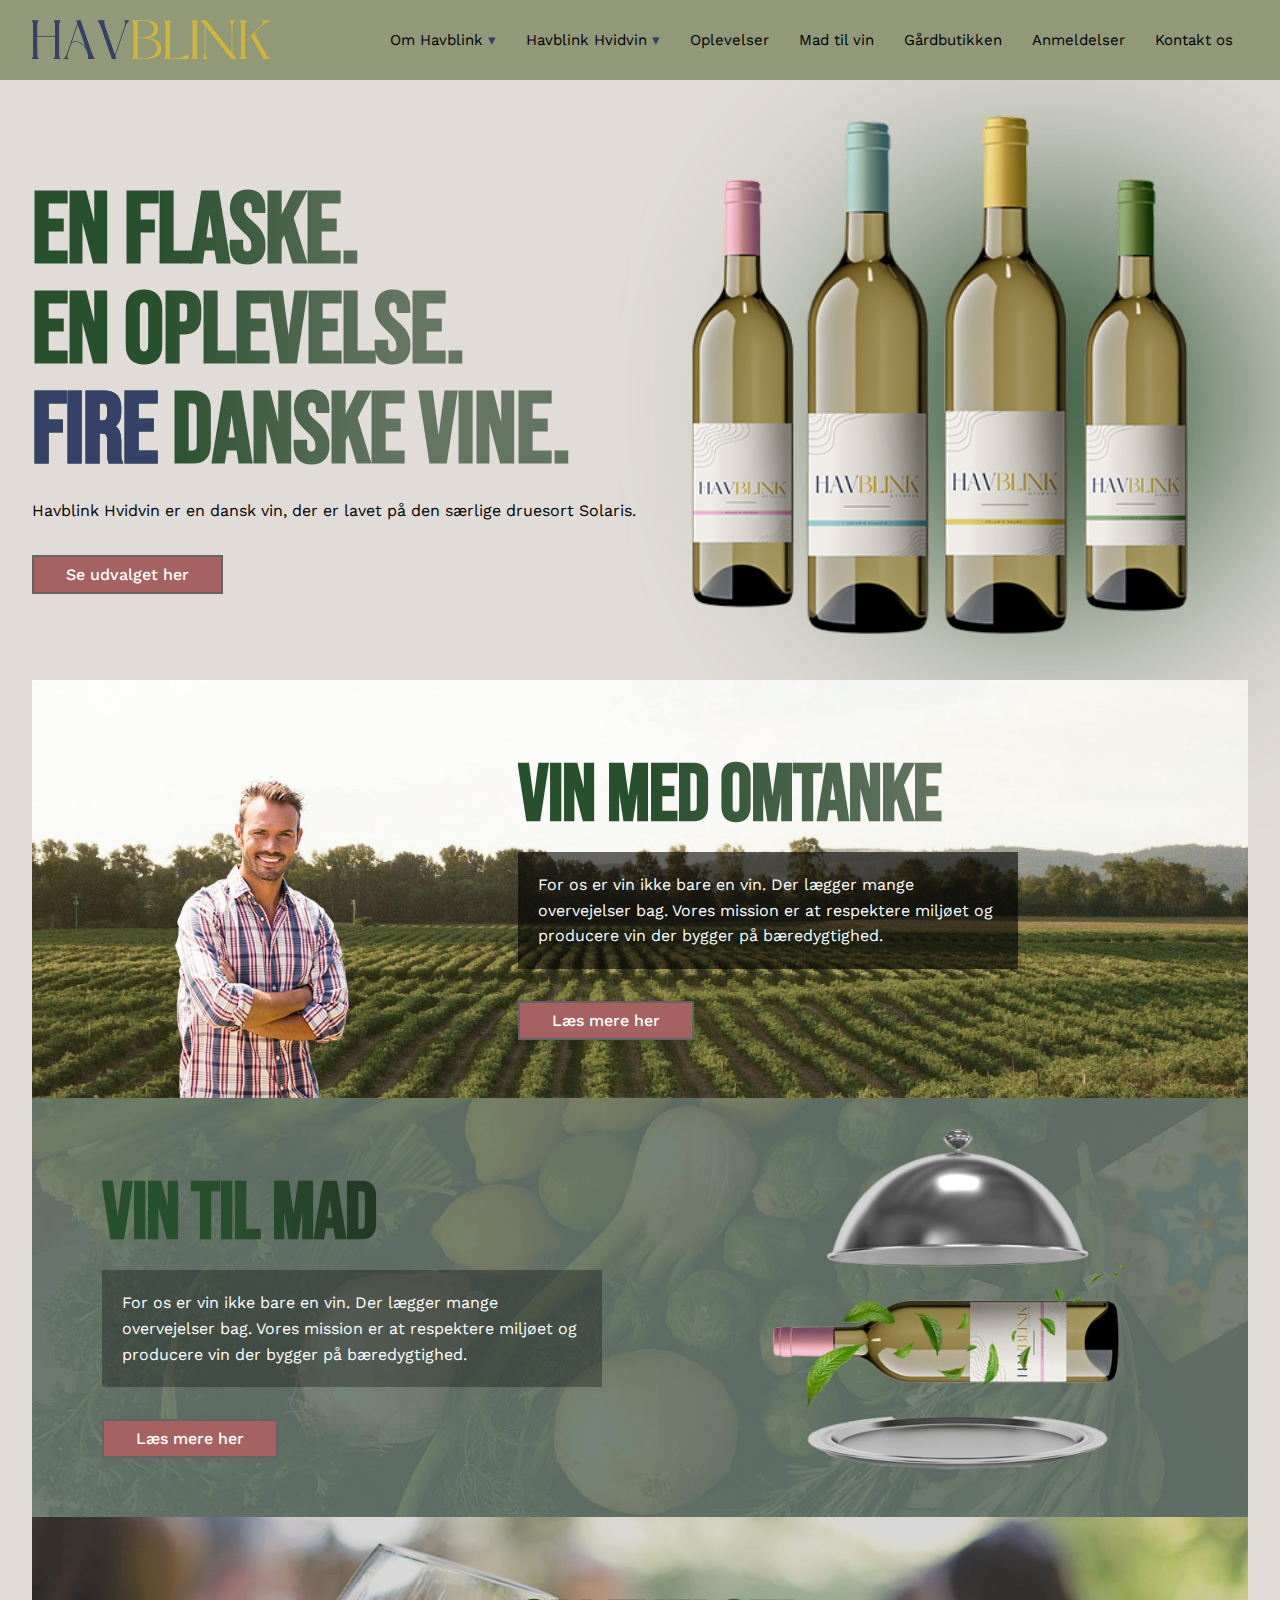
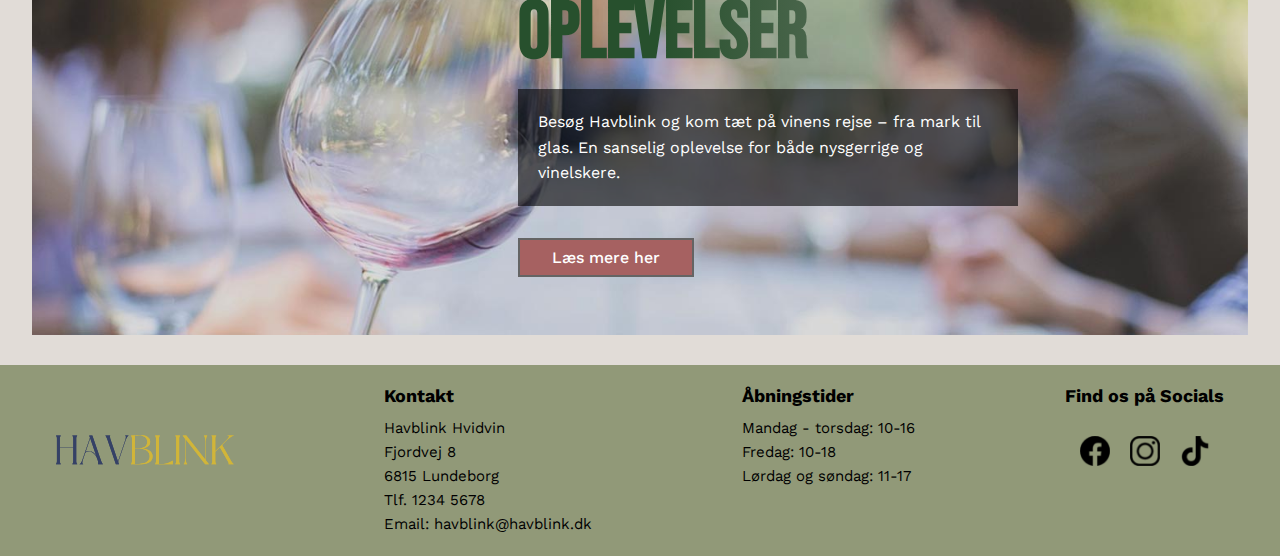
<file: index.html>
<!DOCTYPE html>
<html lang="da">
<head>
    <meta charset="UTF-8">
    <meta name="viewport" content="width=device-width, initial-scale=1.0">
    <title>Havblink Hvidvin</title>

    <link rel="preconnect" href="https://fonts.googleapis.com">
    <link rel="preconnect" href="https://fonts.gstatic.com" crossorigin>
    <link href="https://fonts.googleapis.com/css2?family=Playfair+Display:ital,wght@0,400..900;1,400..900&display=swap" rel="stylesheet">
    <link href="https://fonts.googleapis.com/css2?family=Playfair+Display:ital,wght@0,400..900;1,400..900&family=Work+Sans:ital,wght@0,100..900;1,100..900&display=swap" rel="stylesheet">
    <link href="https://fonts.googleapis.com/css2?family=Bebas+Neue&family=Playfair+Display:ital,wght@0,400..900;1,400..900&family=Work+Sans:ital,wght@0,100..900;1,100..900&display=swap" rel="stylesheet">

    <link
      rel="stylesheet"
      href="https://cdnjs.cloudflare.com/ajax/libs/font-awesome/6.0.0-beta2/css/all.min.css"
      integrity="sha512-YWzhKL2whUzgiheMoBFwW8CKV4qpHQAEuvilg9FAn5VJUDwKZZxkJNuGM4XkWuk94WCrrwslk8yWNGmY1EduTA=="
      crossorigin="anonymous"
      referrerpolicy="no-referrer"
    >

    <link rel="stylesheet" href="navigation.css">
    <link rel="stylesheet" href="forside.css">
</head>
<body>

<header>
    <nav>
        <img src="images/logo_havblink.svg" alt="" class="logo">

        <input type="checkbox" id="toggle-nav">
        <label for="toggle-nav">
        <i id="toggle-nav-btn-open" class="fas fa-bars"></i>
        <i id="toggle-nav-btn-close" class="fas fa-times"></i>
        </label>

        <ul id="nav-links">
            <li>
                <a href="#">Om Havblink <span class="dropdown-icon">&#9662;</span></a>
                <ul class="dropdown">
                    <li><a href="havblinkhistorie.html">Vores historie</a></li>
                    <li><a href="baeredygtighed_klima.html">Bæredygtighed og klima</a></li>
                    <li><a href="#">Os i pressen</a></li>
                </ul>
            </li>

            <li>
                <a href="#">Havblink Hvidvin <span class="dropdown-icon">&#9662;</span></a>
                <ul class="dropdown">
                    <li><a href="oversigtvine.html">Vores vine</a></li>
                    <li><a href="#">Bliv klog på vin</a></li>
                    <li><a href="#">Druen Solaris</a></li>
                </ul>
            </li>

            <li><a href="oplevelser.html">Oplevelser</a></li>
            <li><a href="madtilvin.html">Mad til vin</a></li>
            <li><a href="#">Gårdbutikken</a></li>
            <li><a href="#">Anmeldelser</a></li>
            <li><a href="#">Kontakt os</a></li>
        </ul>
    </nav>
</header>

<main>

    <!--Hero section-->

  <div class="container">
    <section class="hero">
    <div class="left">
        <h1>En flaske. <br>
        En oplevelse. <br>
        <span>fire</span> danske vine.
        </h1>
        <p class="sub-heading">
        Havblink Hvidvin er en dansk vin, der er lavet på den særlige druesort Solaris.
        </p>

        <div class="buttons">
            <a href="oversigtvine.html" class="btn">Se udvalget her</a>
        </div>
    </div>

        <div class="right">
            <img src="images/vine2.png" alt="">
        </div>

        <div class="bg-color"></div>
    </section>  

  </div>

  

  <!--Vises kun på mobil-->

  <section class="image-section_mobil">
  <img src="images/herobillede_mobil.jpg" alt="Beskrivelse af billede">
  <div class="overlay-text1">
    <h1>Dansk vin i verdensklasse</h1>

    <img src="images/vine2.png" alt="">

    <div class="buttons_ny">
            <a href="oversigtvine.html" class="btn">Se udvalget her</a>
    </div>

  </div>
</section>

<!--Section slut-->

<!--Sections under hero-->

<div class="container1 sektion2">
    <section class="hero1">
    <div class="right1">
        <h1>Vin med omtanke
        </h1>
        <p class="sub-heading1">
        For os er vin ikke bare en vin. Der lægger mange overvejelser bag. Vores mission er at respektere miljøet og producere vin der bygger på bæredygtighed.   
        </p>

        <div class="buttons">
            <a href="baeredygtighed_klima.html" class="btn">Læs mere her</a>
        </div>
    </div>

    <img src="images/baeredygtighed_4.jpg" alt="">
    </section>  

  </div>   
  
<!--Vises kun på mobil-->

  <section class="image-section_mobil2">
  <img src="images/2_mobil.jpg" alt="Beskrivelse af billede">
  <div class="overlay-text2">
    <h1>Bæredygtighed og klima</h1>

    <div class="buttons_ny">
            <a href="baeredygtighed_klima.html" class="btn">Læs om vores rejse</a>
    </div>

  </div>
    </section>

<!--Section slut-->

<div class="container1 sektion2">
    <section class="hero1">
    <div class="right2">
        <h1>Vin til mad
        </h1>
        <p class="sub-heading1">
        For os er vin ikke bare en vin. Der lægger mange overvejelser bag. Vores mission er at respektere miljøet og producere vin der bygger på bæredygtighed.   
        </p>

        <div class="buttons">
            <a href="vintilmad.html" class="btn">Læs mere her</a>
        </div>
    </div>

    <img src="images/vintilmad_4.jpg" alt="">
    </section>  

  </div>   
  
  <!--Vises kun på mobil-->

  <section class="image-section_mobil2">
  <img src="images/3_mobil.jpg" alt="Beskrivelse af billede">
  <div class="overlay-text2">
    <h1>Vin til mad</h1>

    <div class="buttons_ny">
            <a href="vintilmad.html" class="btn">Find opskrifter her</a>
    </div>

  </div>
    </section>

<!--Section slut-->

<div class="container1 sektion2">
    <section class="hero1">
    <div class="right1">
        <h1>Oplevelser
        </h1>
        <p class="sub-heading1">
        Besøg Havblink og kom tæt på vinens rejse – fra mark til glas.  En sanselig oplevelse for både nysgerrige og vinelskere.
        </p>

        <div class="buttons">
            <a href="oplevelser.html" class="btn">Læs mere her</a>
        </div>
    </div>

    <img src="images/oplevelser_forside.jpg" alt="">
    </section>  

  </div> 

    <!--Vises kun på mobil-->

  <section class="image-section_mobil2">
  <img src="images/4_mobil.jpg" alt="Beskrivelse af billede">
  <div class="overlay-text2">
    <h1>Oplevelser</h1>

    <div class="buttons_ny">
            <a href="oplevelser.html" class="btn">Find dem her</a>
    </div>

  </div>
    </section>

    <!--Section slut-->

</main>

<!-- Footer -->
    <footer class="footer">
      <div class="footer-kolonner">
        <div class="footer-logo">
          <img src="images/logo_havblink.svg" alt="logo">
        </div>

        <div class="footer-kolonne">
          <h3>Kontakt</h3>
          <p>Havblink Hvidvin<br>Fjordvej 8<br>6815 Lundeborg</p>
          <p>Tlf. 1234 5678<br>Email: havblink@havblink.dk
          </p>
        </div>

        <div class="footer-kolonne">
          <h3>Åbningstider</h3>
          <p>Mandag - torsdag: 10-16<br>Fredag: 10-18<br>Lørdag og søndag: 11-17
          </p>
        </div>

        <div class="footer-kolonne">
          <h3>Find os på Socials</h3>
          <div class="social-icons">
              <img src="images/facebooklogo.png" alt="facebook">
              <img src="images/instagramlogo.png" alt="instagram">
              <img src="images/tiktoklogo.png" alt="tiktok">
            </div>
        </div>
      </div>
</footer>
    
</body>
</html>
</file>
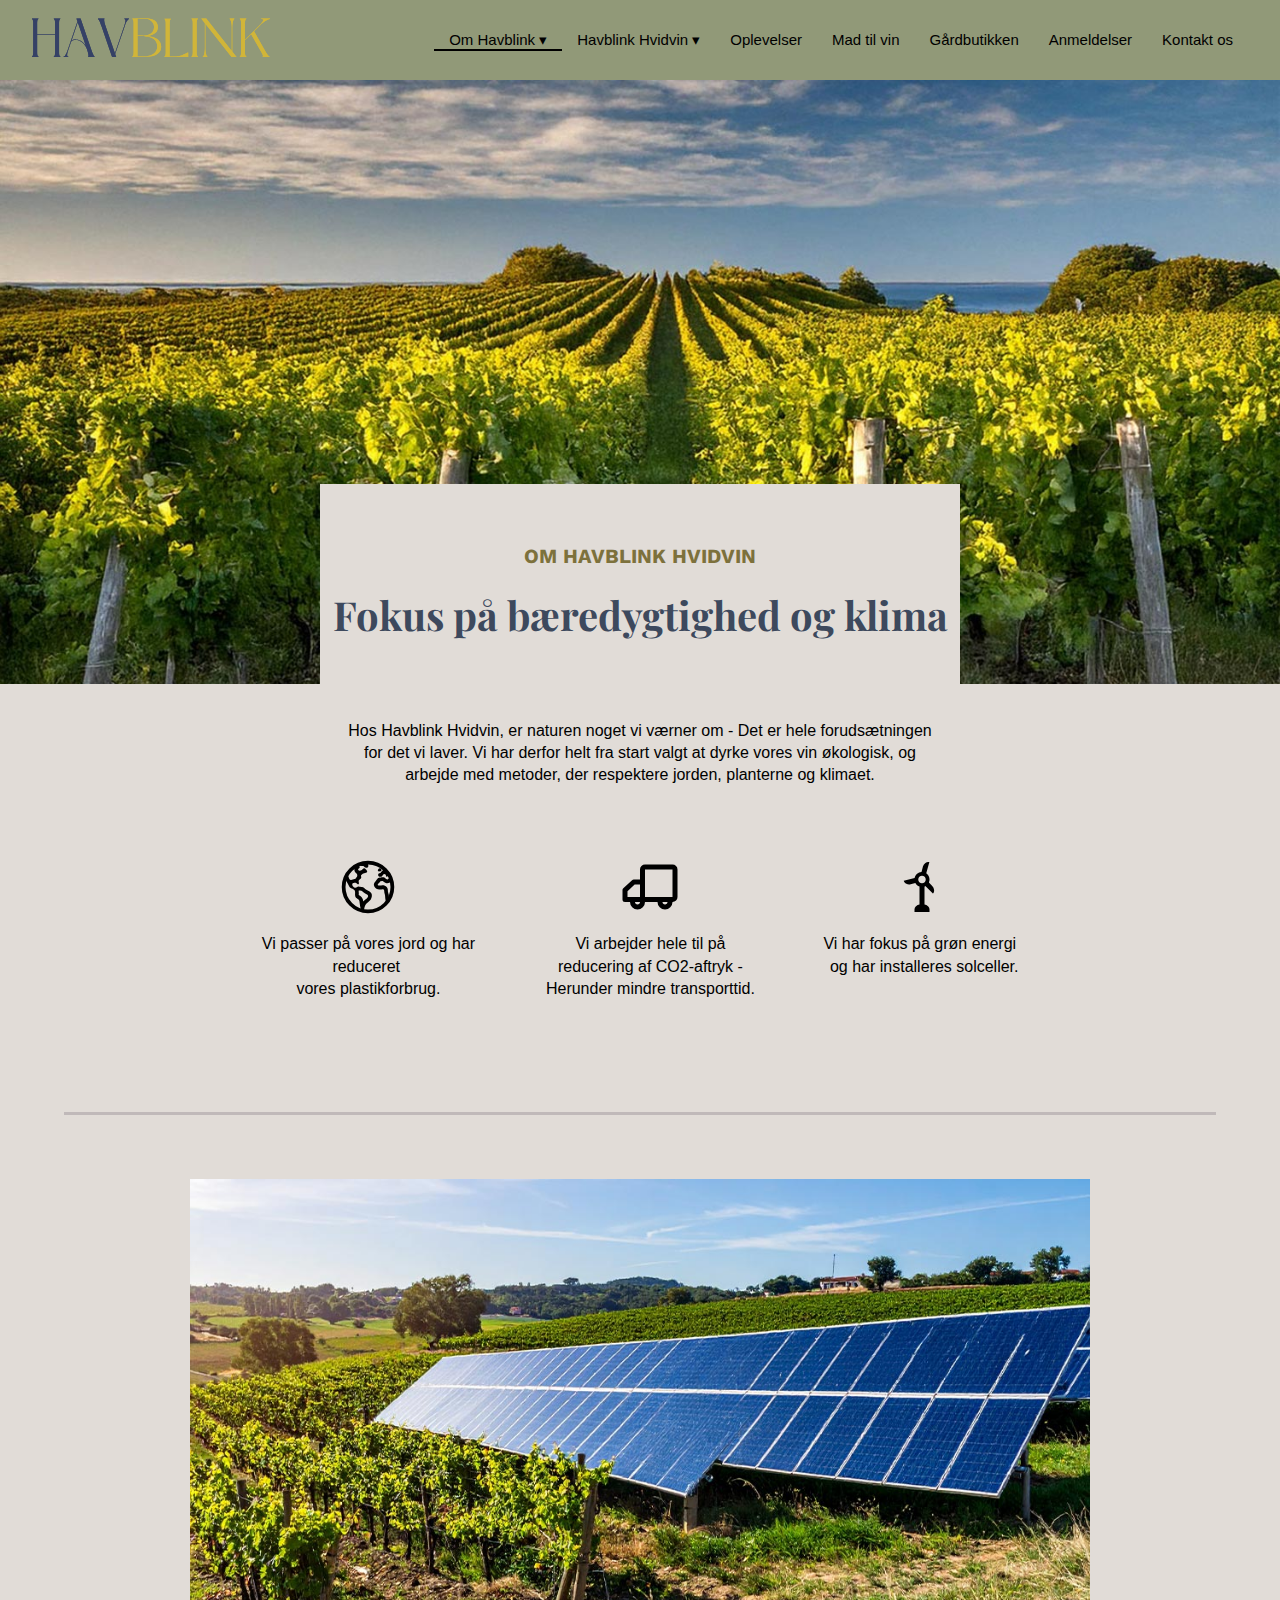
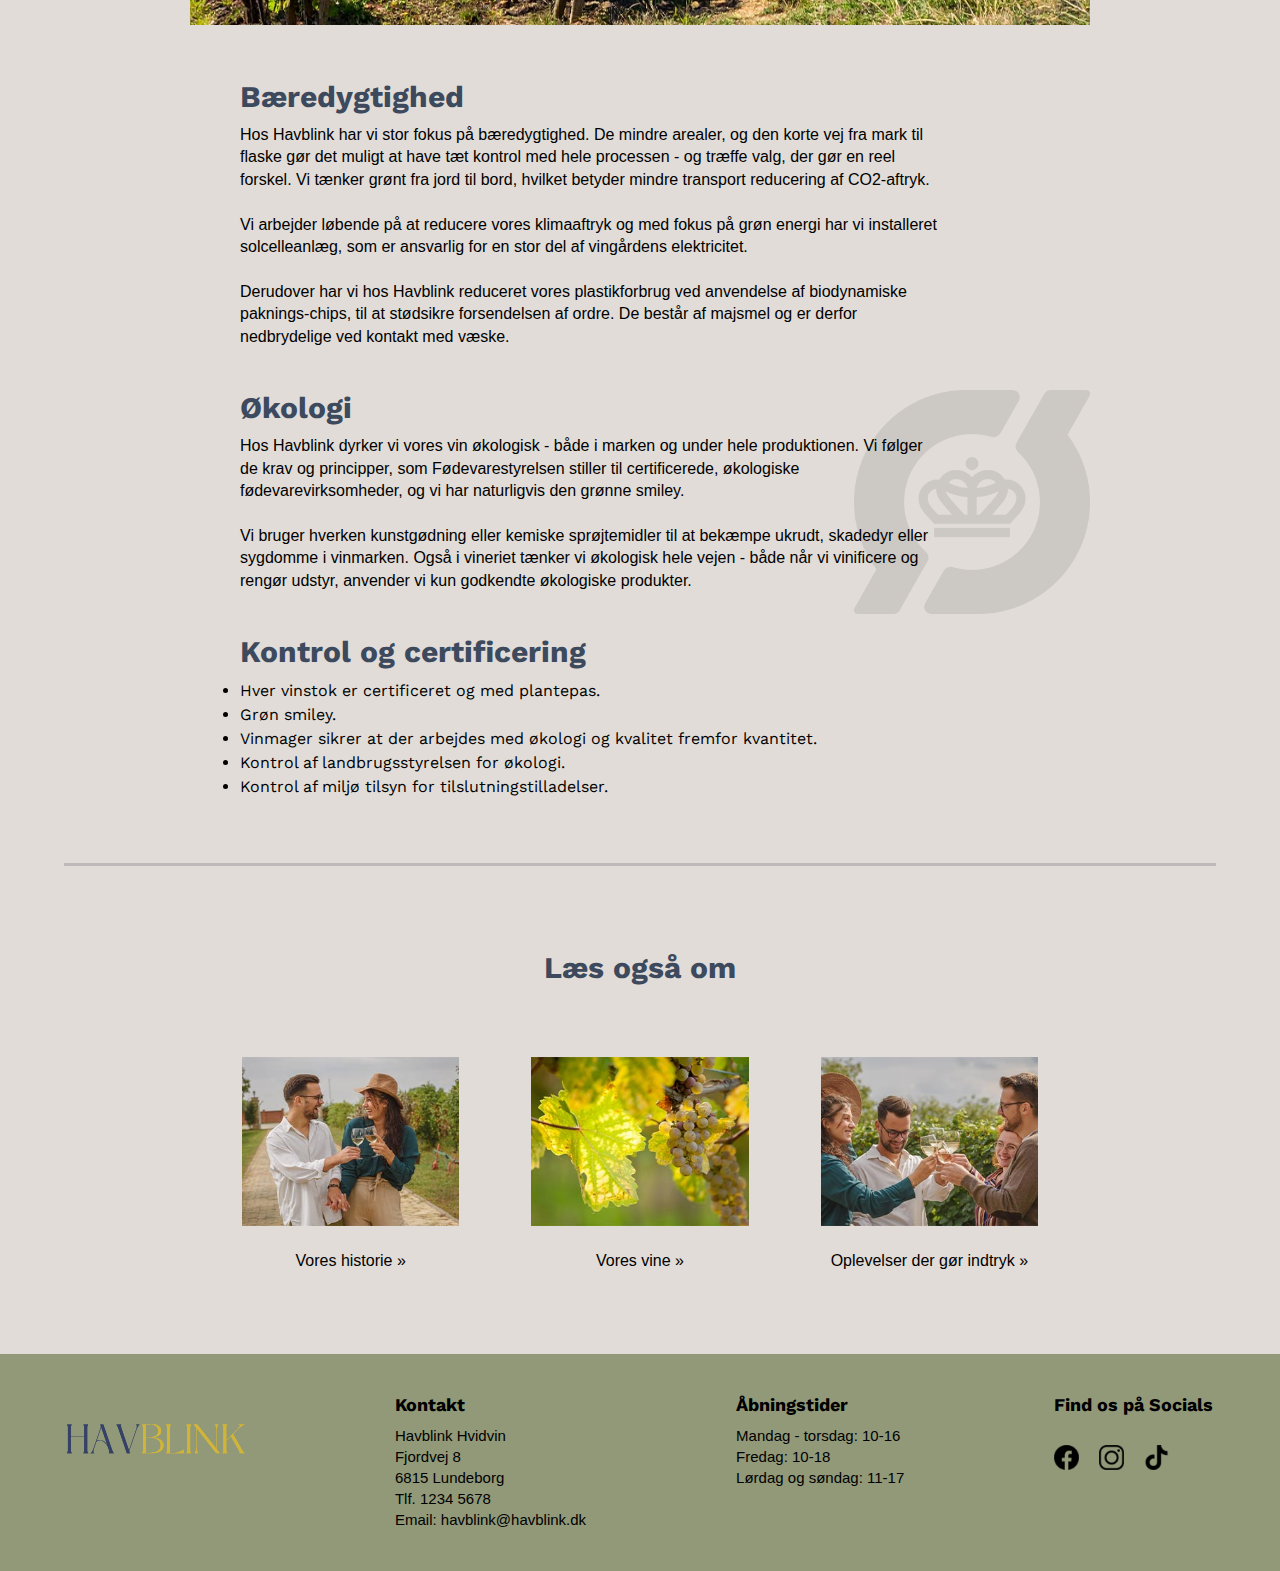
<file: baeredygtighed_klima.html>
<!DOCTYPE html>
<html lang="da">
<head>
    <meta charset="UTF-8">
    <meta name="viewport" content="width=device-width, initial-scale=1.0">
    <title>Havblink Hvidvin</title>

    <link rel="preconnect" href="https://fonts.googleapis.com">
    <link rel="preconnect" href="https://fonts.gstatic.com" crossorigin>
    <link href="https://fonts.googleapis.com/css2?family=Playfair+Display:ital,wght@0,400..900;1,400..900&display=swap" rel="stylesheet">
    <link href="https://fonts.googleapis.com/css2?family=Playfair+Display:ital,wght@0,400..900;1,400..900&family=Work+Sans:ital,wght@0,100..900;1,100..900&display=swap" rel="stylesheet">
    <link href="https://fonts.googleapis.com/css2?family=Bebas+Neue&family=Playfair+Display:ital,wght@0,400..900;1,400..900&family=Work+Sans:ital,wght@0,100..900;1,100..900&display=swap" rel="stylesheet">

    <link
      rel="stylesheet"
      href="https://cdnjs.cloudflare.com/ajax/libs/font-awesome/6.0.0-beta2/css/all.min.css"
      integrity="sha512-YWzhKL2whUzgiheMoBFwW8CKV4qpHQAEuvilg9FAn5VJUDwKZZxkJNuGM4XkWuk94WCrrwslk8yWNGmY1EduTA=="
      crossorigin="anonymous"
      referrerpolicy="no-referrer"
    >

    <link rel="stylesheet" href="voreshistorie.css">
</head>

<body>

<header>
    <nav>
        <a href="index.html"><img src="images/logo_havblink.svg" alt="" class="logo"></a>

        <input type="checkbox" id="toggle-nav">
        <label for="toggle-nav">
        <i id="toggle-nav-btn-open" class="fas fa-bars"></i>
        <i id="toggle-nav-btn-close" class="fas fa-times"></i>
        </label>

        <ul id="nav-links">
            <li>
                <a href="#" class="active">Om Havblink <span class="dropdown-icon">&#9662;</span></a>
                <ul class="dropdown">
                    <li><a href="voreshistorie.html">Vores historie</a></li>
                    <li><a href="baeredygtighed_klima.html">Bæredygtighed og klima</a></li>
                    <li><a href="#">Os i pressen</a></li>
                </ul>
            </li>

            <li>
                <a href="#">Havblink Hvidvin <span class="dropdown-icon">&#9662;</span></a>
                <ul class="dropdown">
                    <li><a href="oversigtvine.html">Vores vine</a></li>
                    <li><a href="#">Bliv klog på vin</a></li>
                    <li><a href="#">Druen Solaris</a></li>
                </ul>
            </li>

            <li><a href="#">Oplevelser</a></li>
            <li><a href="#">Mad til vin</a></li>
            <li><a href="#">Gårdbutikken</a></li>
            <li><a href="#">Anmeldelser</a></li>
            <li><a href="#">Kontakt os</a></li>
        </ul>
    </nav>
</header>

<main>

<!-- Hero sektion -->

      <section class="welcome">
        <div class="hero">
          <img src="images/baggrund_omhavblink.jpg" alt="herobillede af vinmark">
          <div class="overlay-image-center">
            <h5>OM HAVBLINK HVIDVIN</h5>
            <h2>Fokus på bæredygtighed og klima</h2>
          </div>
        </div>
      </section>

      <div class=wrapper>
        <div class="info-top">
            <p>Hos Havblink Hvidvin, er naturen noget vi værner om - Det er hele forudsætningen for det vi laver. Vi har derfor helt fra start valgt at dyrke vores vin økologisk, og arbejde med metoder, der respektere jorden, planterne og klimaet.
            </p>
        </div>

        <div class="info-cards">
            <div class="card">
            <img src="images/jorden.svg" alt="" class="ikoner">
            <p>Vi passer på vores jord og har reduceret <br>vores plastikforbrug.</p>
            </div>

            <div class="card">
            <img src="images/transport.svg" alt="" class="ikoner">
            <p>Vi arbejder hele til på reducering af CO2-aftryk - Herunder mindre transporttid.</p>
            </div>

            <div class="card">
            <img src="images/energy.svg" alt="" class="ikoner">
            <p>Vi har fokus på grøn energi <br> og har installeres solceller.</p>
            </div>
        </div>
      </div>

      <hr class="section-divider">

      <article class="vinartikel">
        <img src="images/baeredygtighed_2.jpg" alt="Havblink vinflaske">
        <h3>Bæredygtighed</h3>
        <p>Hos Havblink har vi stor fokus på bæredygtighed. De mindre arealer, og den korte vej fra mark til flaske gør det muligt at have tæt kontrol med hele processen - og træffe valg, der gør en reel forskel. Vi tænker grønt fra jord til bord, hvilket betyder mindre transport reducering af CO2-aftryk. 
            <br>Vi arbejder løbende på at reducere vores klimaaftryk og med fokus på grøn energi har vi installeret solcelleanlæg, som er ansvarlig for en stor del af vingårdens elektricitet. 
            <br>Derudover har vi hos Havblink reduceret vores plastikforbrug ved anvendelse af biodynamiske paknings-chips, til at stødsikre forsendelsen af ordre. De består af majsmel og er derfor nedbrydelige ved kontakt med væske. 
        </p>    
        <div class="oekologi">
            <div class="tekst-overlay"></div>
            <h3>Økologi</h3>
            <p>Hos Havblink dyrker vi vores vin økologisk - både i marken og under hele produktionen. Vi følger de krav og principper, som Fødevarestyrelsen stiller til certificerede, økologiske fødevarevirksomheder, og vi har naturligvis den grønne smiley. 
            <br>Vi bruger hverken kunstgødning eller kemiske sprøjtemidler til at bekæmpe ukrudt, skadedyr eller sygdomme i vinmarken. Også i vineriet tænker vi økologisk hele vejen - både når vi vinificere og rengør udstyr, anvender vi kun godkendte økologiske produkter.
            </p>
        </div>

        <h3>Kontrol og certificering</h3>
        <ul>
            <li>Hver vinstok er certificeret og med plantepas.</li>
            <li>Grøn smiley.</li>
            <li>Vinmager sikrer at der arbejdes med økologi og kvalitet fremfor kvantitet.</li>
            <li>Kontrol af landbrugsstyrelsen for økologi.</li>
            <li>Kontrol af miljø tilsyn for tilslutningstilladelser.</li>
        </ul>
    </article>

    <hr class="section-divider">

    <section class="wrapper-ny">
        <div class="info-top-ny">
            <h3>
            Læs også om
            </h3>
        </div>

        <div class="loefte">
            <div class="card-special laesom">
                <a href="voreshistorie.html"><img src="images/voreshistorie_laesom.jpg" alt="" class="løfte">
                <p>Vores historie &raquo;</p></a>
            </div>

            <div class="card-special laesom">
                <a href="#"><img src="images/voresvine_laesom.jpg" alt="" class="løfte">
                <p>Vores vine &raquo;</p></a>
            </div>

            <div class="card-special laesom">
                <a href="#"><img src="images/oplevelser_laesom.jpg" alt="" class="løfte">
                <p>Oplevelser der gør indtryk &raquo;</p></a>
            </div>
        </div>
      </section>

</main>

<!-- Footer -->
    <footer class="footer">
      <div class="footer-kolonner">
        <div class="footer-logo">
          <img src="images/logo_havblink.svg" alt="logo">
        </div>

        <div class="footer-kolonne">
          <h3>Kontakt</h3>
          <p>Havblink Hvidvin<br>Fjordvej 8<br>6815 Lundeborg</p>
          <p>Tlf. 1234 5678<br>Email: havblink@havblink.dk
          </p>
        </div>

        <div class="footer-kolonne">
          <h3>Åbningstider</h3>
          <p>Mandag - torsdag: 10-16<br>Fredag: 10-18<br>Lørdag og søndag: 11-17
          </p>
        </div>

        <div class="footer-kolonne">
          <h3>Find os på Socials</h3>
          <div class="social-icons">
              <img src="images/facebooklogo.png" alt="facebook">
              <img src="images/instagramlogo.png" alt="instagram">
              <img src="images/tiktoklogo.png" alt="tiktok">
            </div>
        </div>
      </div>
</footer>

    
</body>
</html>
</file>
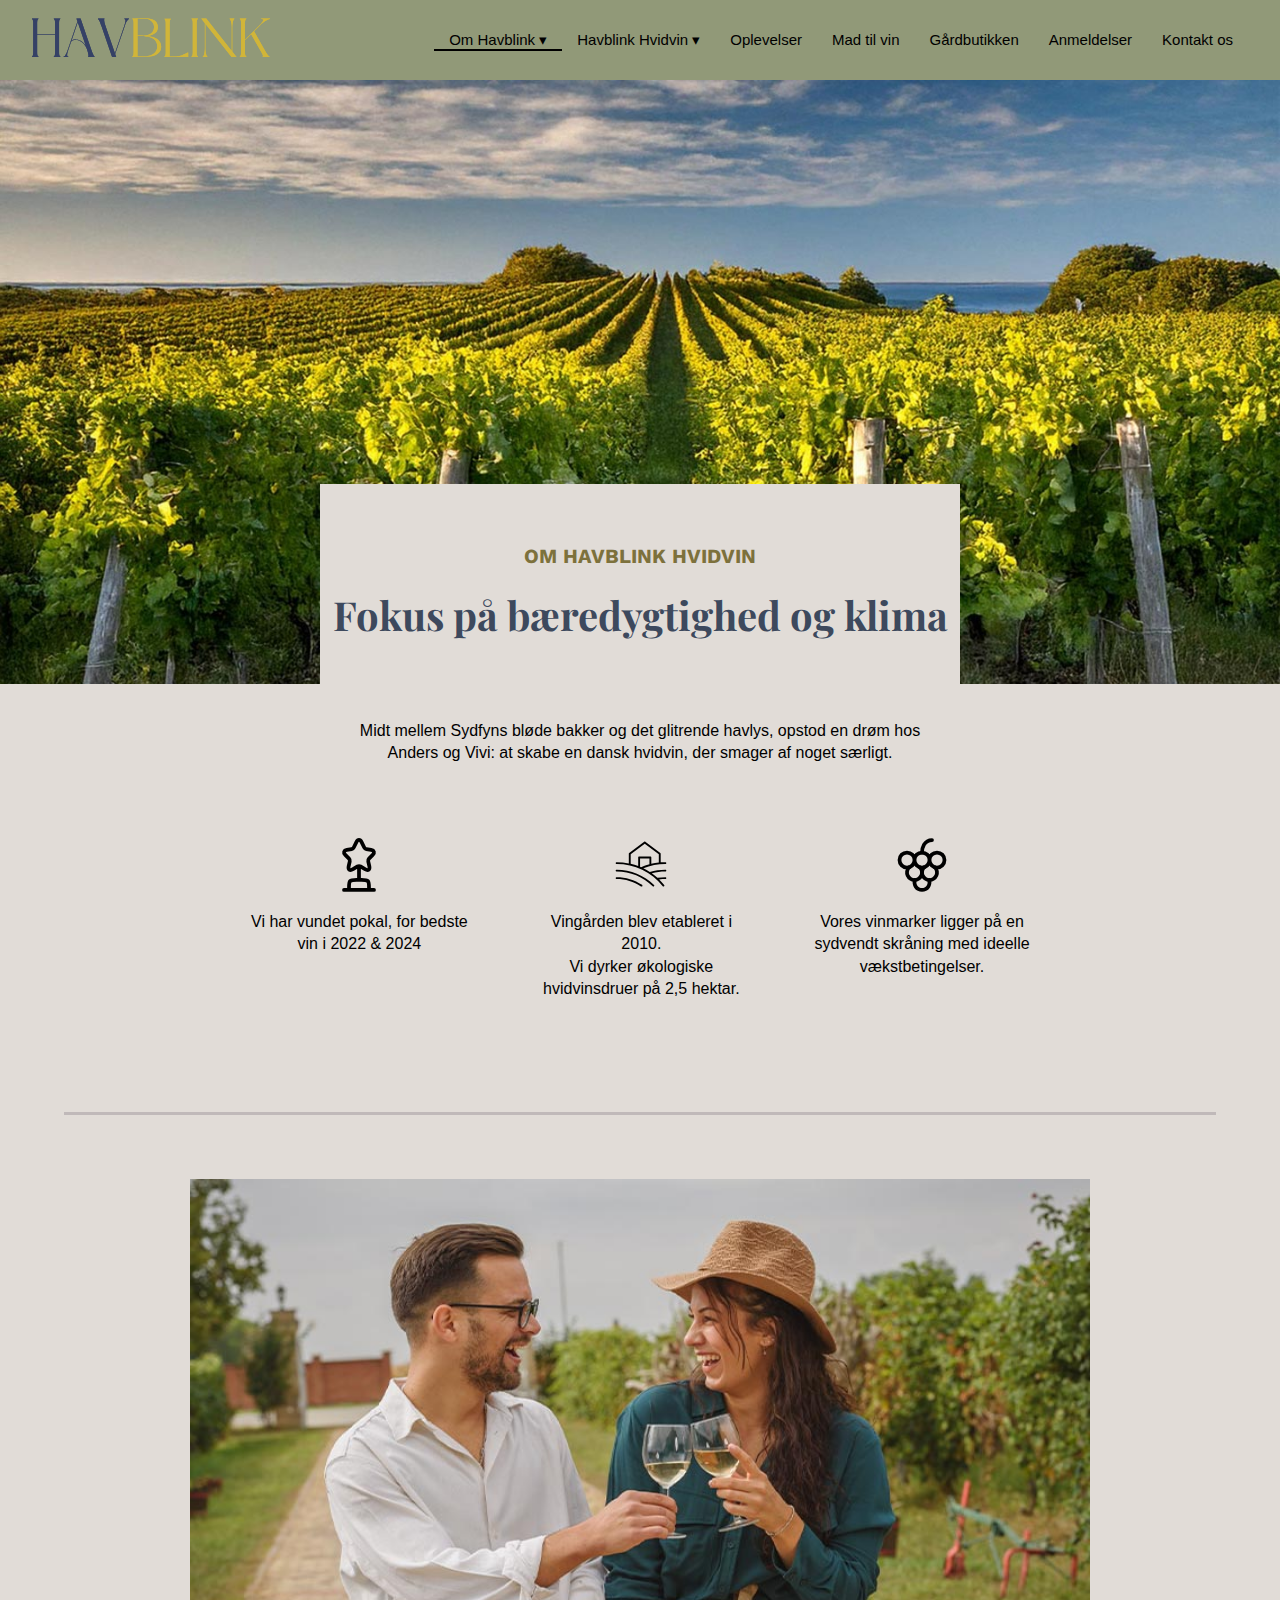
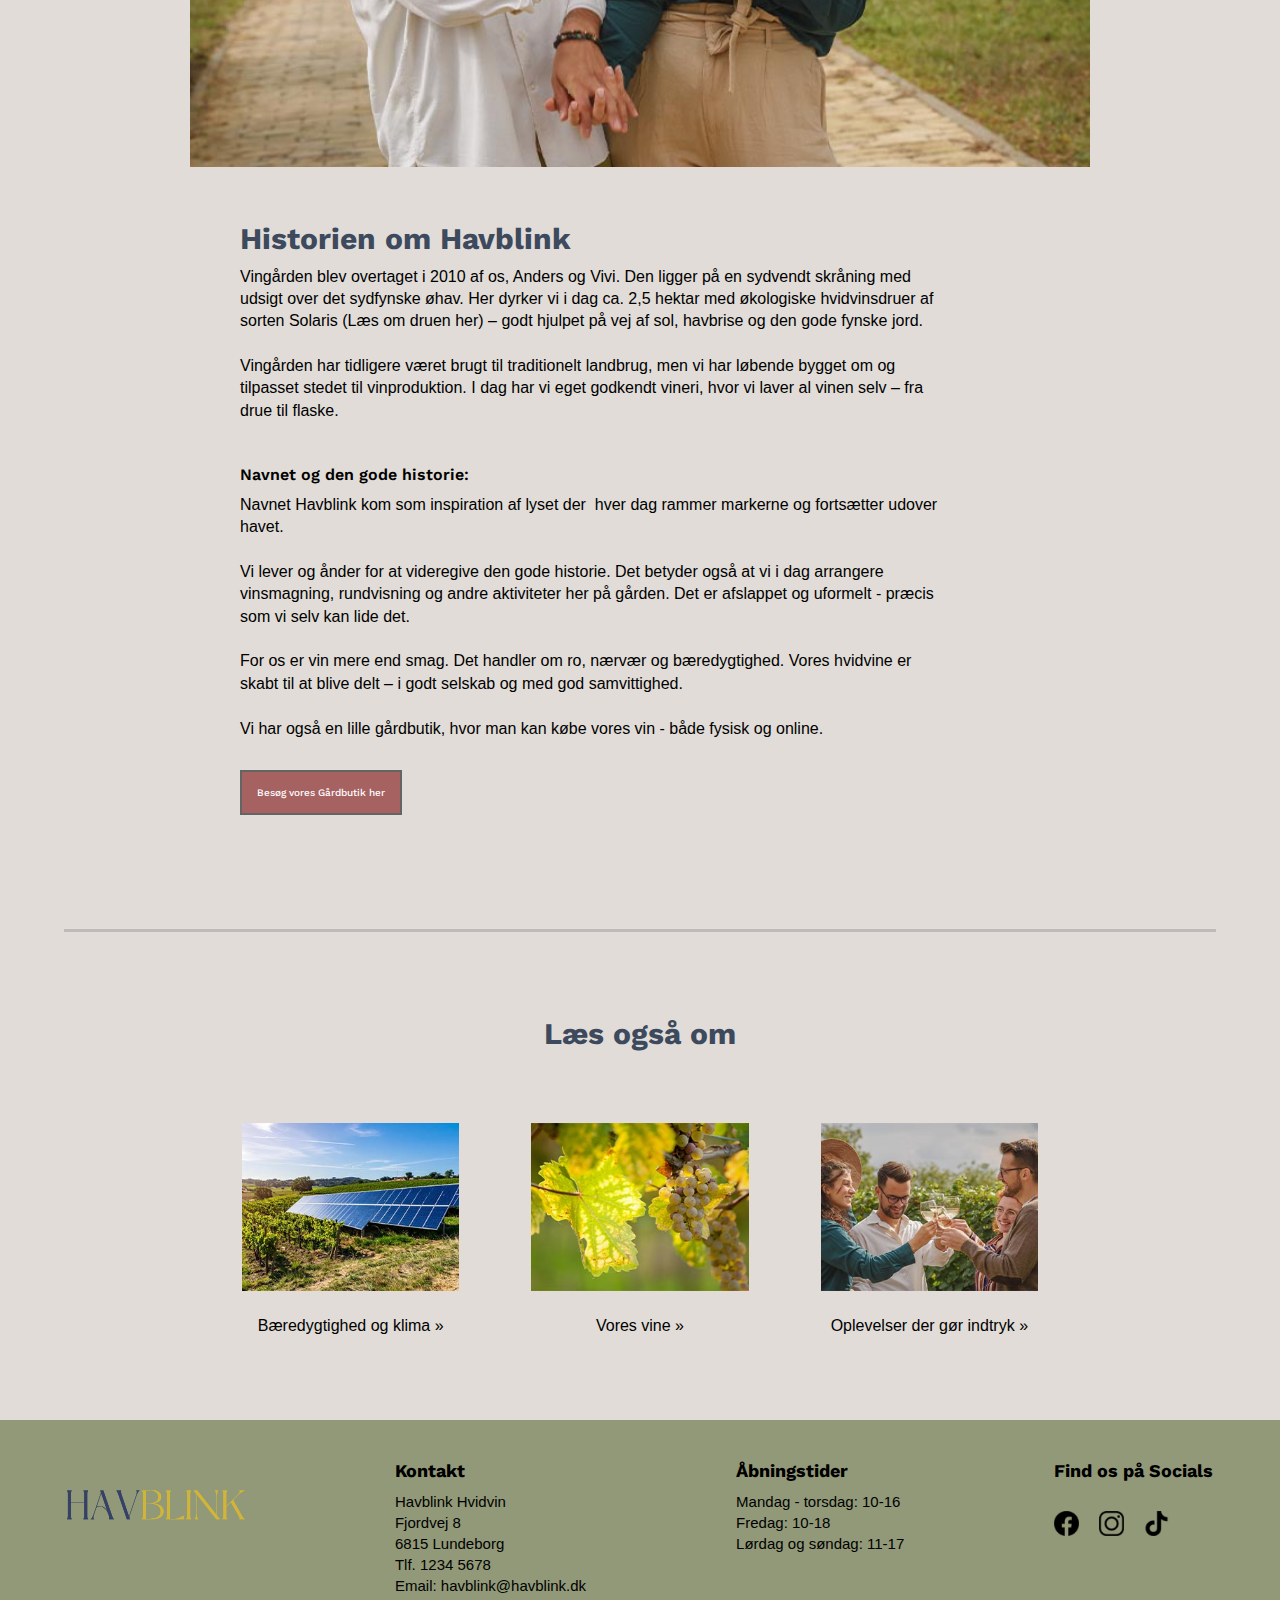
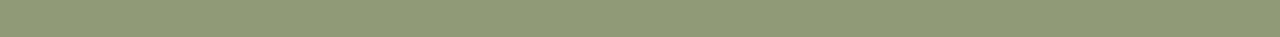
<file: havblinkhistorie.html>
<!DOCTYPE html>
<html lang="da">
<head>
    <meta charset="UTF-8">
    <meta name="viewport" content="width=device-width, initial-scale=1.0">
    <title>Havblink Hvidvin</title>

    <link rel="preconnect" href="https://fonts.googleapis.com">
    <link rel="preconnect" href="https://fonts.gstatic.com" crossorigin>
    <link href="https://fonts.googleapis.com/css2?family=Playfair+Display:ital,wght@0,400..900;1,400..900&display=swap" rel="stylesheet">
    <link href="https://fonts.googleapis.com/css2?family=Playfair+Display:ital,wght@0,400..900;1,400..900&family=Work+Sans:ital,wght@0,100..900;1,100..900&display=swap" rel="stylesheet">
    <link href="https://fonts.googleapis.com/css2?family=Bebas+Neue&family=Playfair+Display:ital,wght@0,400..900;1,400..900&family=Work+Sans:ital,wght@0,100..900;1,100..900&display=swap" rel="stylesheet">

    <link
      rel="stylesheet"
      href="https://cdnjs.cloudflare.com/ajax/libs/font-awesome/6.0.0-beta2/css/all.min.css"
      integrity="sha512-YWzhKL2whUzgiheMoBFwW8CKV4qpHQAEuvilg9FAn5VJUDwKZZxkJNuGM4XkWuk94WCrrwslk8yWNGmY1EduTA=="
      crossorigin="anonymous"
      referrerpolicy="no-referrer"
    >

    <link rel="stylesheet" href="voreshistorie.css">
</head>

<body>

<header>
    <nav>
        <a href="index.html"><img src="images/logo_havblink.svg" alt="" class="logo"></a>

        <input type="checkbox" id="toggle-nav">
        <label for="toggle-nav">
        <i id="toggle-nav-btn-open" class="fas fa-bars"></i>
        <i id="toggle-nav-btn-close" class="fas fa-times"></i>
        </label>

        <ul id="nav-links">
            <li>
                <a href="#" class="active">Om Havblink <span class="dropdown-icon">&#9662;</span></a>
                <ul class="dropdown">
                    <li><a href="voreshistorie.html">Vores historie</a></li>
                    <li><a href="baeredygtighed_klima.html">Bæredygtighed og klima</a></li>
                    <li><a href="#">Os i pressen</a></li>
                </ul>
            </li>

            <li>
                <a href="#">Havblink Hvidvin <span class="dropdown-icon">&#9662;</span></a>
                <ul class="dropdown">
                    <li><a href="oversigtvine.html">Vores vine</a></li>
                    <li><a href="#">Bliv klog på vin</a></li>
                    <li><a href="#">Druen Solaris</a></li>
                </ul>
            </li>

            <li><a href="#">Oplevelser</a></li>
            <li><a href="#">Mad til vin</a></li>
            <li><a href="#">Gårdbutikken</a></li>
            <li><a href="#">Anmeldelser</a></li>
            <li><a href="#">Kontakt os</a></li>
        </ul>
    </nav>
</header>

<main>

<!-- Hero sektion -->

      <section class="welcome">
        <div class="hero">
          <img src="images/baggrund_omhavblink.jpg" alt="herobillede af vinmark">
          <div class="overlay-image-center">
            <h5>OM HAVBLINK HVIDVIN</h5>
            <h2>Fokus på bæredygtighed og klima</h2>
          </div>
        </div>
      </section>

      <!-- Intro til siden -->

      <div class=wrapper>
        <div class="info-top">
            <p>Midt mellem Sydfyns bløde bakker og det glitrende havlys, opstod en drøm hos Anders og Vivi: at skabe en dansk hvidvin, der smager af noget særligt.
            </p>
        </div>

        <div class="info-cards">
            <div class="card">
            <img src="images/pokal.svg" alt="" class="ikoner">
            <p>Vi har vundet pokal, for bedste vin i 2022 & 2024</p>
            </div>

            <div class="card">
            <img src="images/vingaard.svg" alt="" class="ikoner">
            <p>Vingården blev etableret i 2010.<br>Vi dyrker økologiske<br>hvidvinsdruer på 2,5 hektar.</p>
            </div>

            <div class="card"> 
            <img src="images/druer.svg" alt="" class="ikoner">
            <p>Vores vinmarker ligger på en<br>sydvendt skråning med ideelle<br>vækstbetingelser.</p>
            </div>
        </div>
      </div>

      <hr class="section-divider">

      <!-- Historien om Havblink -->

      <article class="vinartikel">
        <img src="images/omhavblink_2.jpg" alt="Ejerne af havblink">
        <h3>Historien om Havblink</h3>
        <p>Vingården blev overtaget i 2010 af os, Anders og Vivi. Den ligger på en sydvendt skråning med udsigt over det sydfynske øhav. Her dyrker vi i dag ca. 2,5 hektar med økologiske hvidvinsdruer af sorten Solaris (Læs om druen her) – godt hjulpet på vej af sol, havbrise og den gode fynske jord. 
            <br>Vingården har tidligere været brugt til traditionelt landbrug, men vi har løbende bygget om og tilpasset stedet til vinproduktion. I dag har vi eget godkendt vineri, hvor vi laver al vinen selv – fra drue til flaske.
        </p> 

        <h4>Navnet og den gode historie:</h4>
        <p>Navnet Havblink kom som inspiration af lyset der  hver dag rammer markerne og fortsætter udover havet. 
        <br>Vi lever og ånder for at videregive den gode historie. Det betyder også at vi i dag arrangere vinsmagning, rundvisning og andre aktiviteter her på gården. Det er afslappet og uformelt - præcis som vi selv kan lide det. 
        <br>For os er vin mere end smag. Det handler om ro, nærvær og bæredygtighed. Vores hvidvine er skabt til at blive delt – i godt selskab og med god samvittighed. 
        <br>Vi har også en lille gårdbutik, hvor man kan købe vores vin - både fysisk og online. </p>

        <a href="#" class="btn_vin">Besøg vores Gårdbutik her</a>
    </article>

    <hr class="section-divider">

    <section class="wrapper-ny">
        <div class="info-top-ny">
            <h3>
            Læs også om
            </h3>
        </div>

        <div class="loefte">
            <div class="card-special laesom">
                <a href="baeredygtighed_klima.html"><img src="images/bæredygtighed_klima_laesom.jpg" alt="" class="løfte">
                <p>Bæredygtighed og klima &raquo;</p></a>
            </div>

            <div class="card-special laesom">
                <a href="oversigtvine.html"><img src="images/voresvine_laesom.jpg" alt="" class="løfte">
                <p>Vores vine &raquo;</p></a>
            </div>

            <div class="card-special laesom">
                <a href="#"><img src="images/oplevelser_laesom.jpg" alt="" class="løfte">
                <p>Oplevelser der gør indtryk &raquo;</p></a>
            </div>
        </div>
      </section>

</main>

<!-- Footer -->
    <footer class="footer">
      <div class="footer-kolonner">
        <div class="footer-logo">
          <img src="images/logo_havblink.svg" alt="logo">
        </div>

        <div class="footer-kolonne">
          <h3>Kontakt</h3>
          <p>Havblink Hvidvin<br>Fjordvej 8<br>6815 Lundeborg</p>
          <p>Tlf. 1234 5678<br>Email: havblink@havblink.dk
          </p>
        </div>

        <div class="footer-kolonne">
          <h3>Åbningstider</h3>
          <p>Mandag - torsdag: 10-16<br>Fredag: 10-18<br>Lørdag og søndag: 11-17
          </p>
        </div>

        <div class="footer-kolonne">
          <h3>Find os på Socials</h3>
          <div class="social-icons">
              <img src="images/facebooklogo.png" alt="facebook">
              <img src="images/instagramlogo.png" alt="instagram">
              <img src="images/tiktoklogo.png" alt="tiktok">
            </div>
        </div>
      </div>
</footer>

    
</body>
</html>
</file>
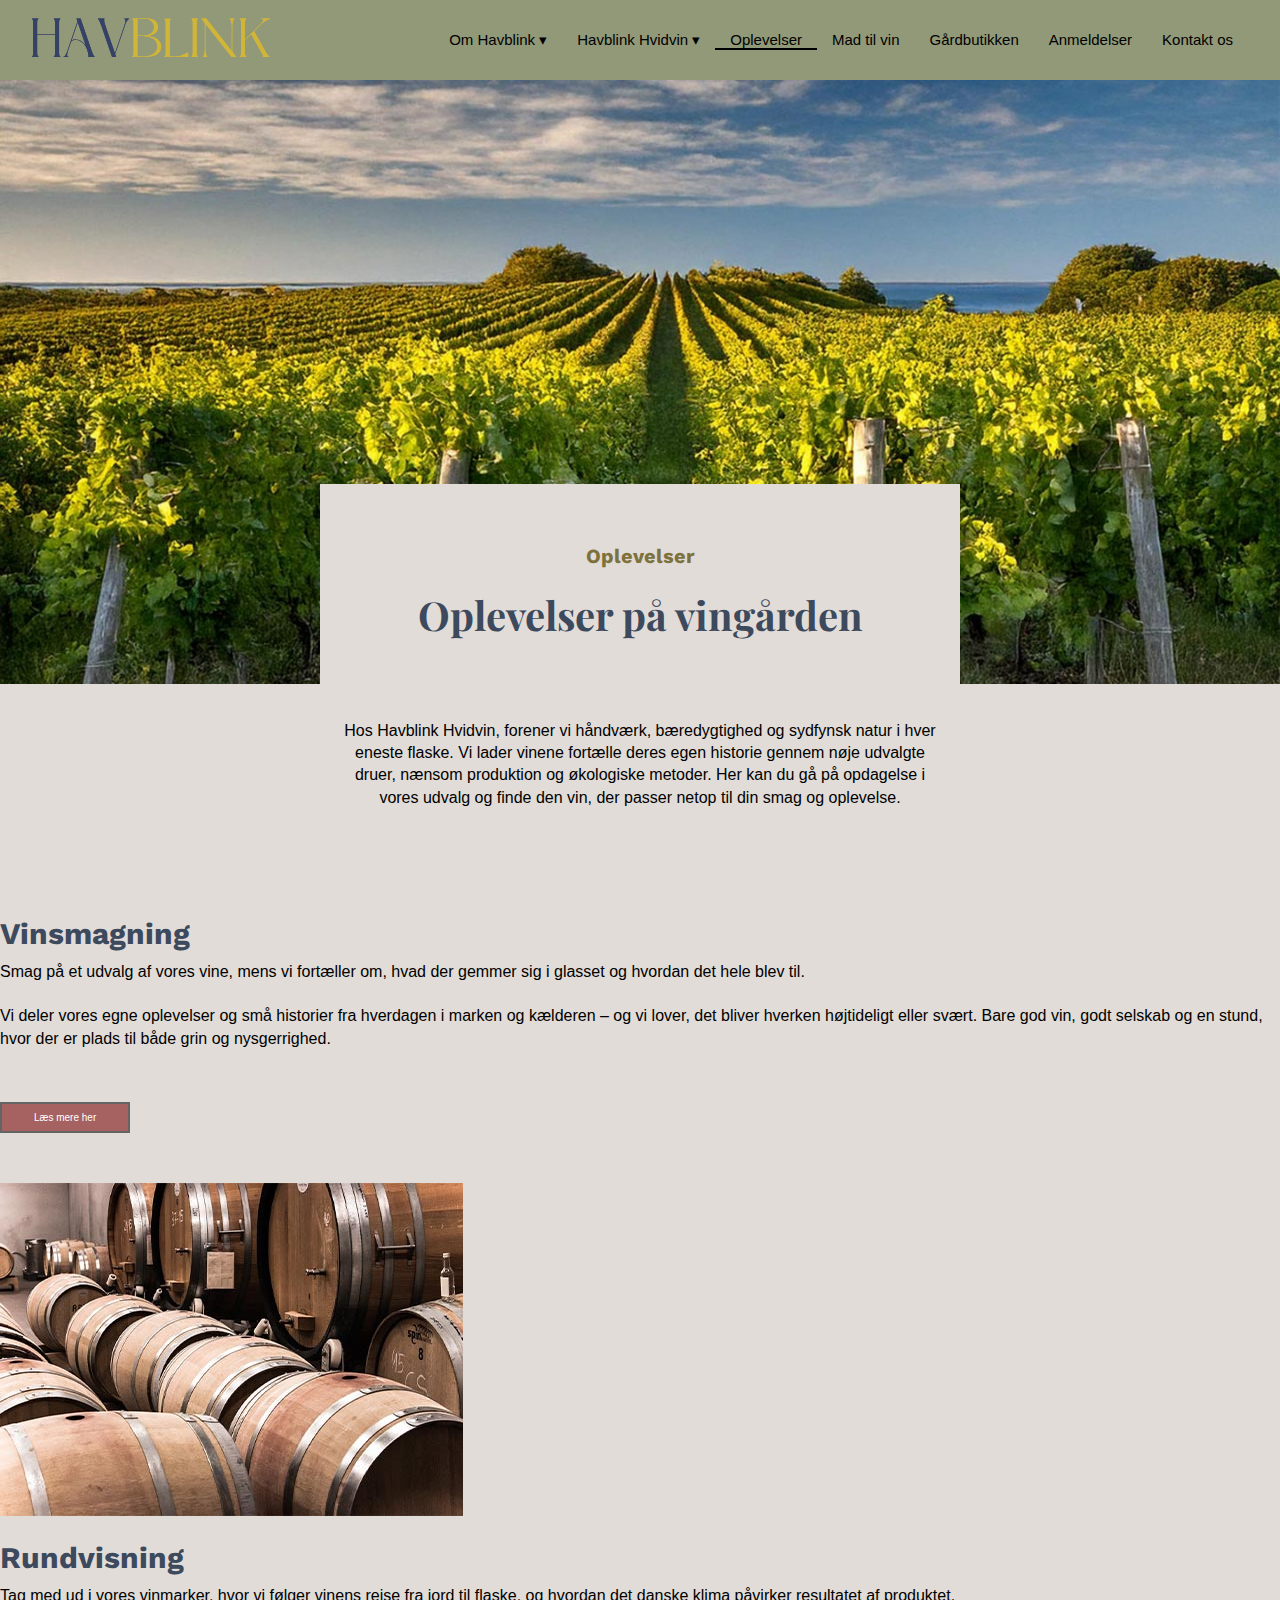
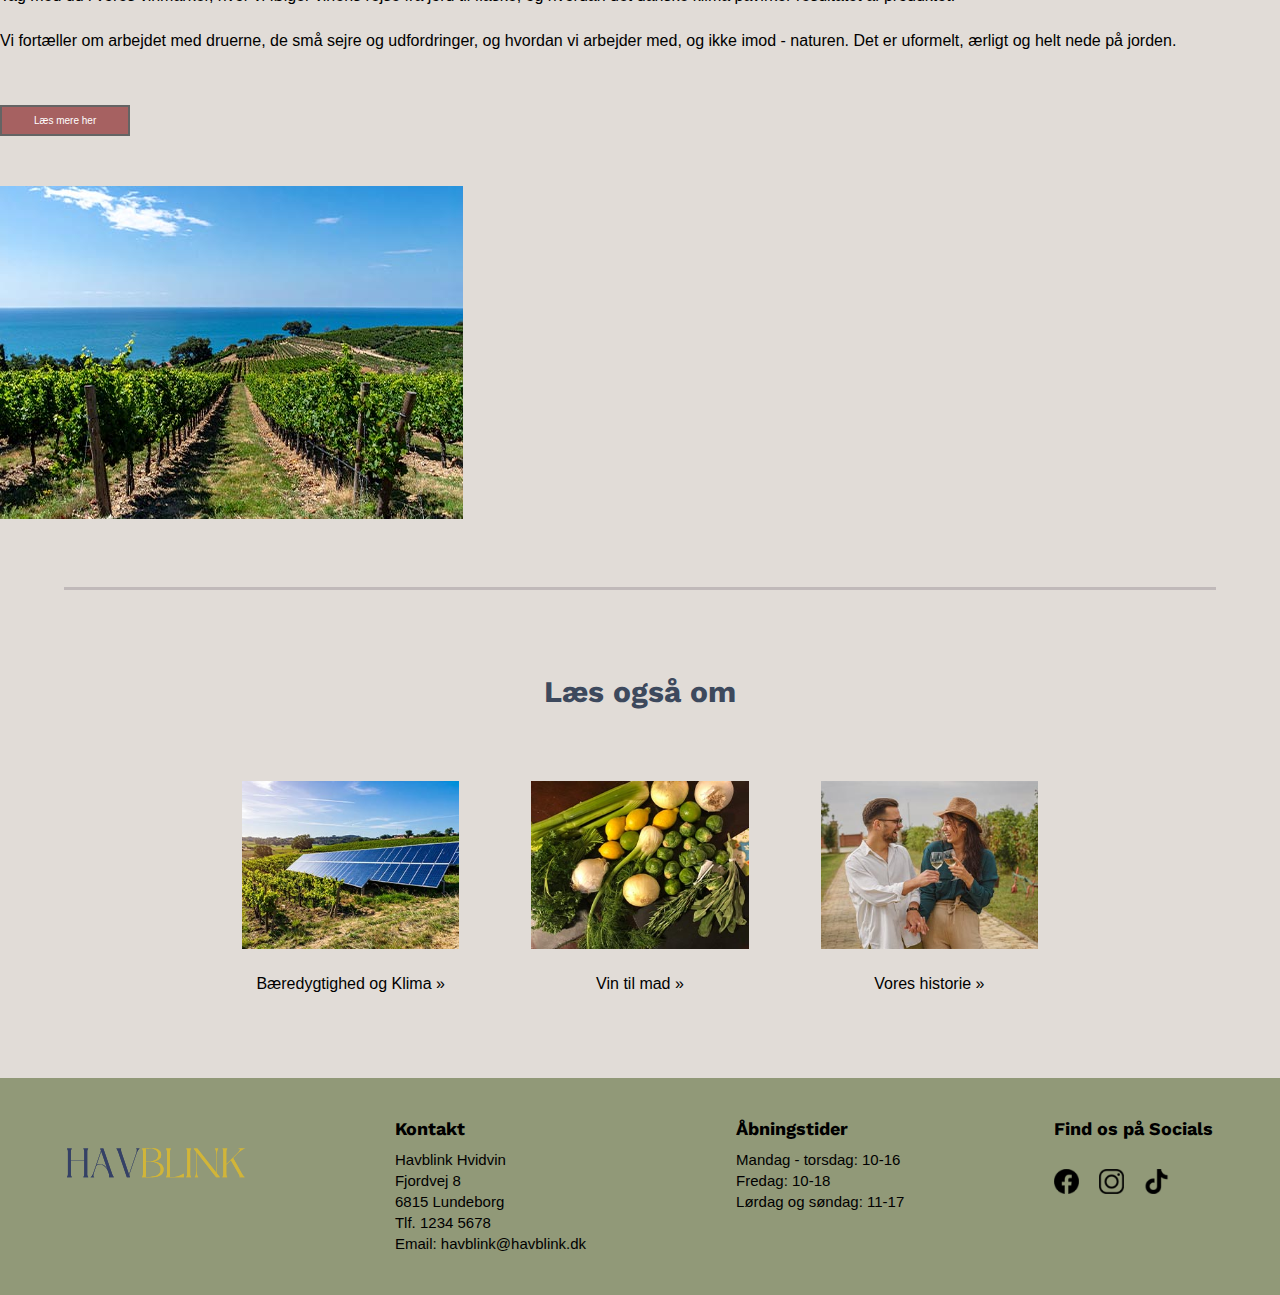
<file: oplevelser.html>
<!DOCTYPE html>
<html lang="da">
<head>
    <meta charset="UTF-8">
    <meta name="viewport" content="width=device-width, initial-scale=1.0">
    <title>Havblink Hvidvin</title>

    <link rel="preconnect" href="https://fonts.googleapis.com">
    <link rel="preconnect" href="https://fonts.gstatic.com" crossorigin>
    <link href="https://fonts.googleapis.com/css2?family=Playfair+Display:ital,wght@0,400..900;1,400..900&display=swap" rel="stylesheet">
    <link href="https://fonts.googleapis.com/css2?family=Playfair+Display:ital,wght@0,400..900;1,400..900&family=Work+Sans:ital,wght@0,100..900;1,100..900&display=swap" rel="stylesheet">
    <link href="https://fonts.googleapis.com/css2?family=Bebas+Neue&family=Playfair+Display:ital,wght@0,400..900;1,400..900&family=Work+Sans:ital,wght@0,100..900;1,100..900&display=swap" rel="stylesheet">

    <link
      rel="stylesheet"
      href="https://cdnjs.cloudflare.com/ajax/libs/font-awesome/6.0.0-beta2/css/all.min.css"
      integrity="sha512-YWzhKL2whUzgiheMoBFwW8CKV4qpHQAEuvilg9FAn5VJUDwKZZxkJNuGM4XkWuk94WCrrwslk8yWNGmY1EduTA=="
      crossorigin="anonymous"
      referrerpolicy="no-referrer"
    >

    <link rel="stylesheet" href="voreshistorie.css">
    
</head>
<body>

<header>
    <nav>
        <a href="index.html"><img src="images/logo_havblink.svg" alt="" class="logo"></a>

        <input type="checkbox" id="toggle-nav">
        <label for="toggle-nav">
        <i id="toggle-nav-btn-open" class="fas fa-bars"></i>
        <i id="toggle-nav-btn-close" class="fas fa-times"></i>
        </label>

        <ul id="nav-links">
            <li>
                <a href="#">Om Havblink <span class="dropdown-icon">&#9662;</span></a>
                <ul class="dropdown">
                    <li><a href="voreshistorie.html">Vores historie</a></li>
                    <li><a href="baeredygtighed_klima.html">Bæredygtighed og klima</a></li>
                    <li><a href="#">Os i pressen</a></li>
                </ul>
            </li>

            <li>
                <a href="#">Havblink Hvidvin <span class="dropdown-icon">&#9662;</span></a>
                <ul class="dropdown">
                    <li><a href="oversigtvine.html">Vores vine</a></li>
                    <li><a href="#">Bliv klog på vin</a></li>
                    <li><a href="#">Druen Solaris</a></li>
                </ul>
            </li>

            <li><a href="oplevelser.html" class="active">Oplevelser</a></li>
            <li><a href="#">Mad til vin</a></li>
            <li><a href="#">Gårdbutikken</a></li>
            <li><a href="#">Anmeldelser</a></li>
            <li><a href="#">Kontakt os</a></li>
        </ul>
    </nav>
</header>

<main>

    <!-- Hero sektion -->

      <section class="welcome">
        <div class="hero">
          <img src="images/baggrund_omhavblink.jpg" alt="herobillede af vinmark">
          <div class="overlay-image-center">
            <h5>Oplevelser</h5>
            <h2>Oplevelser på vingården</h2>
          </div>
        </div>
      </section>

      <div class="wrapper">
        <div class="info-top">
            <p>Hos Havblink Hvidvin, forener vi håndværk, bæredygtighed og sydfynsk natur i hver eneste flaske. Vi lader vinene fortælle deres egen historie gennem nøje udvalgte druer, nænsom produktion og økologiske metoder. Her kan du gå på opdagelse i vores udvalg og finde den vin, der passer netop til din smag og oplevelse.
            </p>
        </div>
      </div>


        <div class="oplevelser_havblink">
            <section>
                <h3>
                    Vinsmagning
                </h3>
                <p>Smag på et udvalg af vores vine, mens vi fortæller om, hvad der gemmer sig i glasset og hvordan det hele blev til. 
                <br>Vi deler vores egne oplevelser og små historier fra hverdagen i marken og kælderen – og vi lover, det bliver hverken højtideligt eller svært. Bare god vin, godt selskab og en stund, hvor der er plads til både grin og nysgerrighed.
                </p>
                <a href="vinsmagning.html" class="btn_vin">Læs mere her</a>
            </section>
            <div id="class">
                <img src="images/oplevelser_vingård.jpg" alt="Employees">
            </div>
        </div>

         <div class="oplevelser_havblink">
            <section>
                <h3>
                    Rundvisning
                </h3>
                <p>Tag med ud i vores vinmarker, hvor vi følger vinens rejse fra jord til flaske, og hvordan det danske klima påvirker resultatet af produktet. 
                <br>Vi fortæller om arbejdet med druerne, de små sejre og udfordringer, og hvordan vi arbejder med, og ikke imod - naturen. Det er uformelt, ærligt og helt nede på jorden. 
                </p>
                <a href="#" class="btn_vin">Læs mere her</a>
            </section>
            <div class="vine">
                <img src="images/oplevelser_rundvisning.jpg" alt="Employees">
            </div>
        </div>

        <hr class="section-divider">

        <section class=wrapper-ny>
        <div class="info-top-ny">
            <h3>
            Læs også om
            </h3>
        </div>

        <div class="loefte">
            <div class="card-special laesom">
                <a href="baeredygtighed_klima.html"><img src="images/bæredygtighed_klima_laesom.jpg" alt="" class="løfte">
                <p>Bæredygtighed og Klima &raquo;</p></a>
            </div>

            <div class="card-special laesom">
                <a href="#"><img src="images/vintilmad_laesom.jpg" alt="" class="løfte">
            <p>Vin til mad &raquo;</p></a>
            </div>

            <div class="card-special laesom">
                <a href="voreshistorie.html"><img src="images/voreshistorie_laesom.jpg" alt="" class="løfte">
            <p>Vores historie &raquo;</p></a>
            </div>
        </div>
      </section>

</main>

<!-- Footer -->
    <footer class="footer">
      <div class="footer-kolonner">
        <div class="footer-logo">
          <img src="images/logo_havblink.svg" alt="logo">
        </div>

        <div class="footer-kolonne">
          <h3>Kontakt</h3>
          <p>Havblink Hvidvin<br>Fjordvej 8<br>6815 Lundeborg</p>
          <p>Tlf. 1234 5678<br>Email: havblink@havblink.dk
          </p>
        </div>

        <div class="footer-kolonne">
          <h3>Åbningstider</h3>
          <p>Mandag - torsdag: 10-16<br>Fredag: 10-18<br>Lørdag og søndag: 11-17
          </p>
        </div>

        <div class="footer-kolonne">
          <h3>Find os på Socials</h3>
          <div class="social-icons">
              <img src="images/facebooklogo.png" alt="facebook">
              <img src="images/instagramlogo.png" alt="instagram">
              <img src="images/tiktoklogo.png" alt="tiktok">
            </div>
        </div>
      </div>
</footer>
    
</body>
</html>
</file>
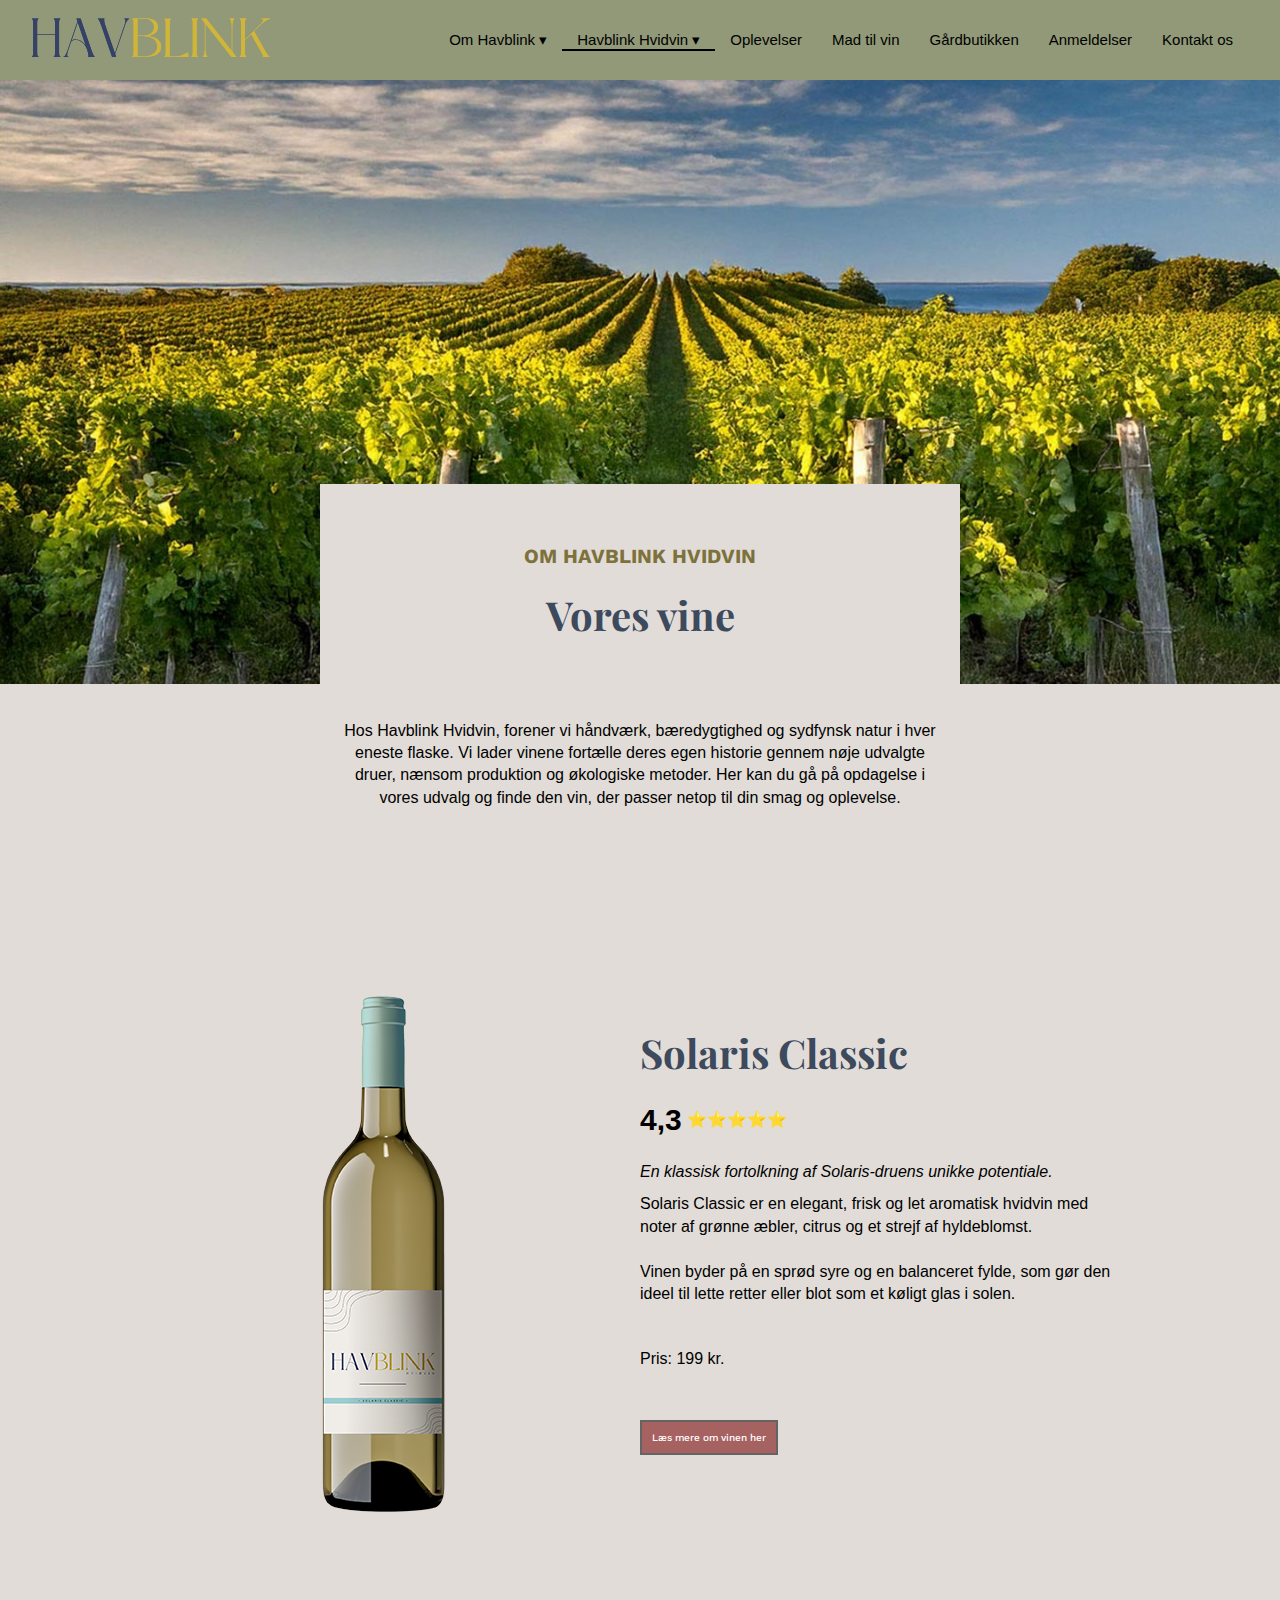
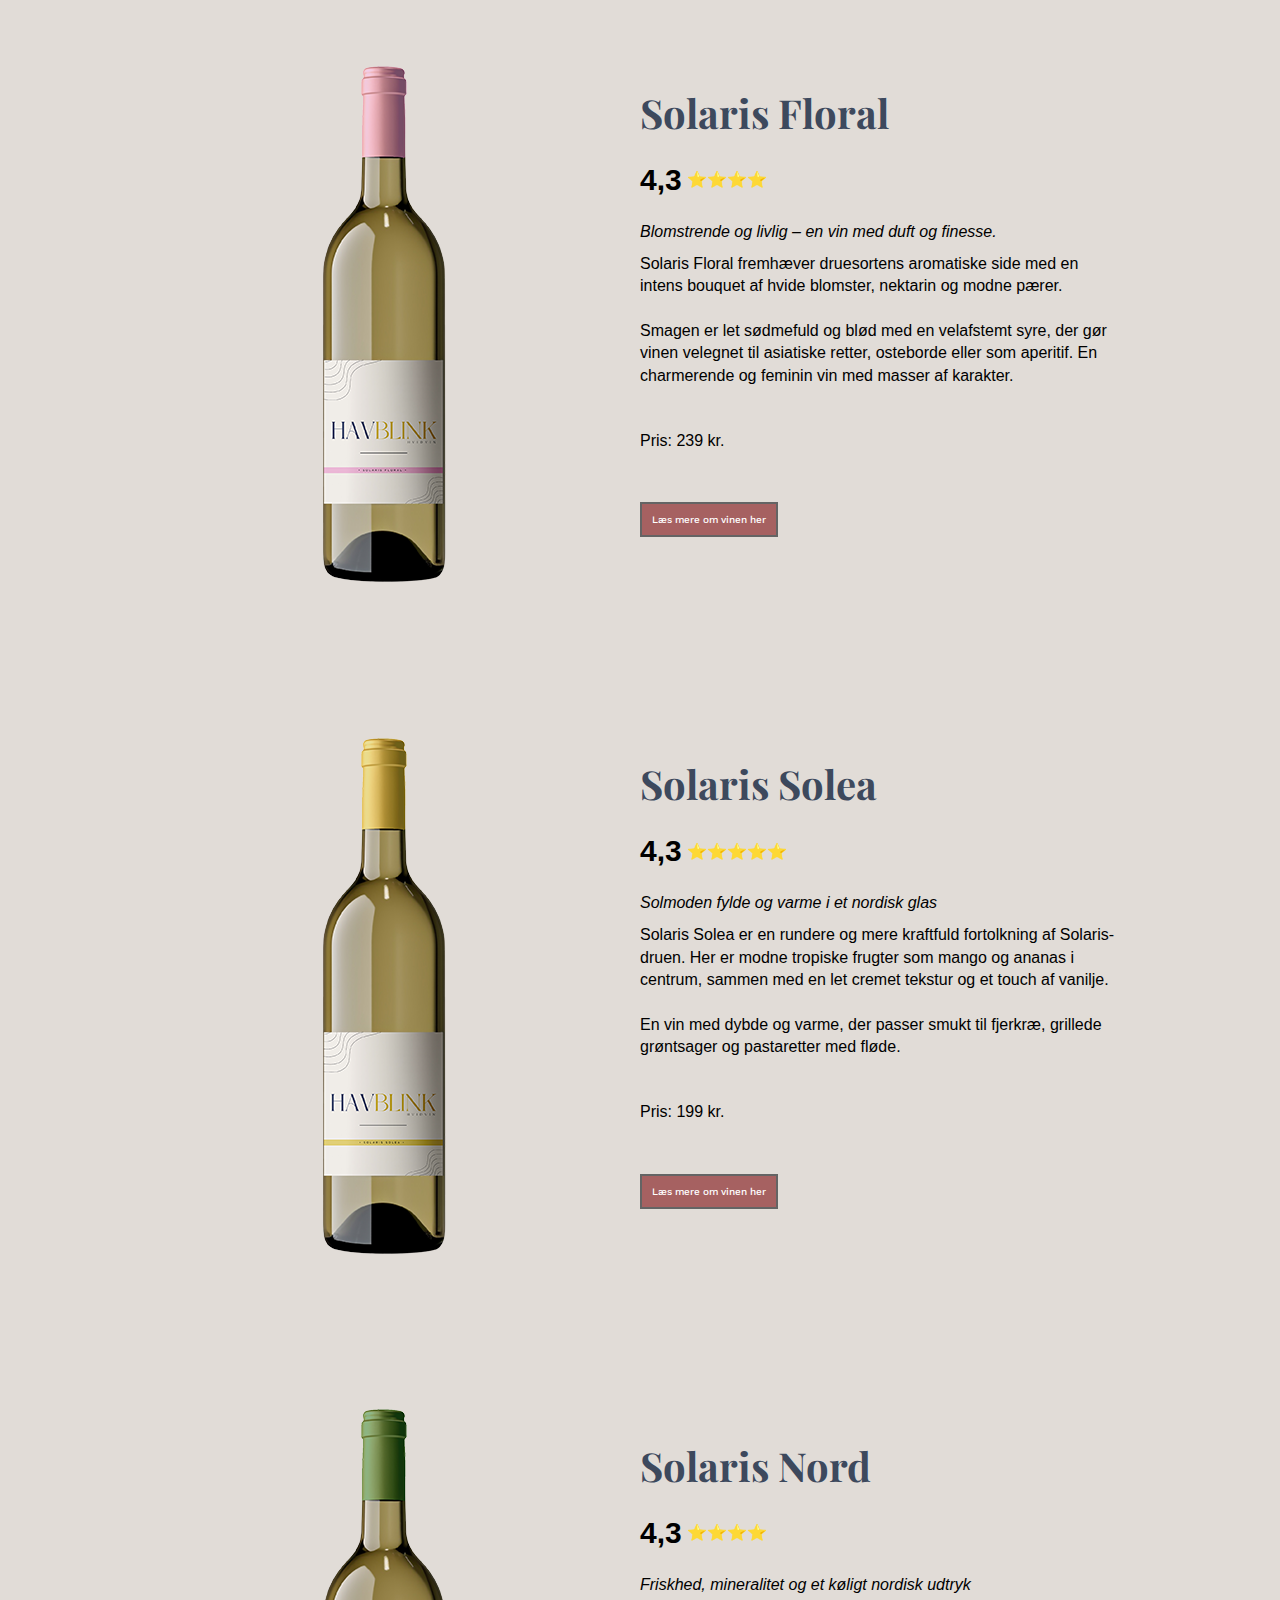
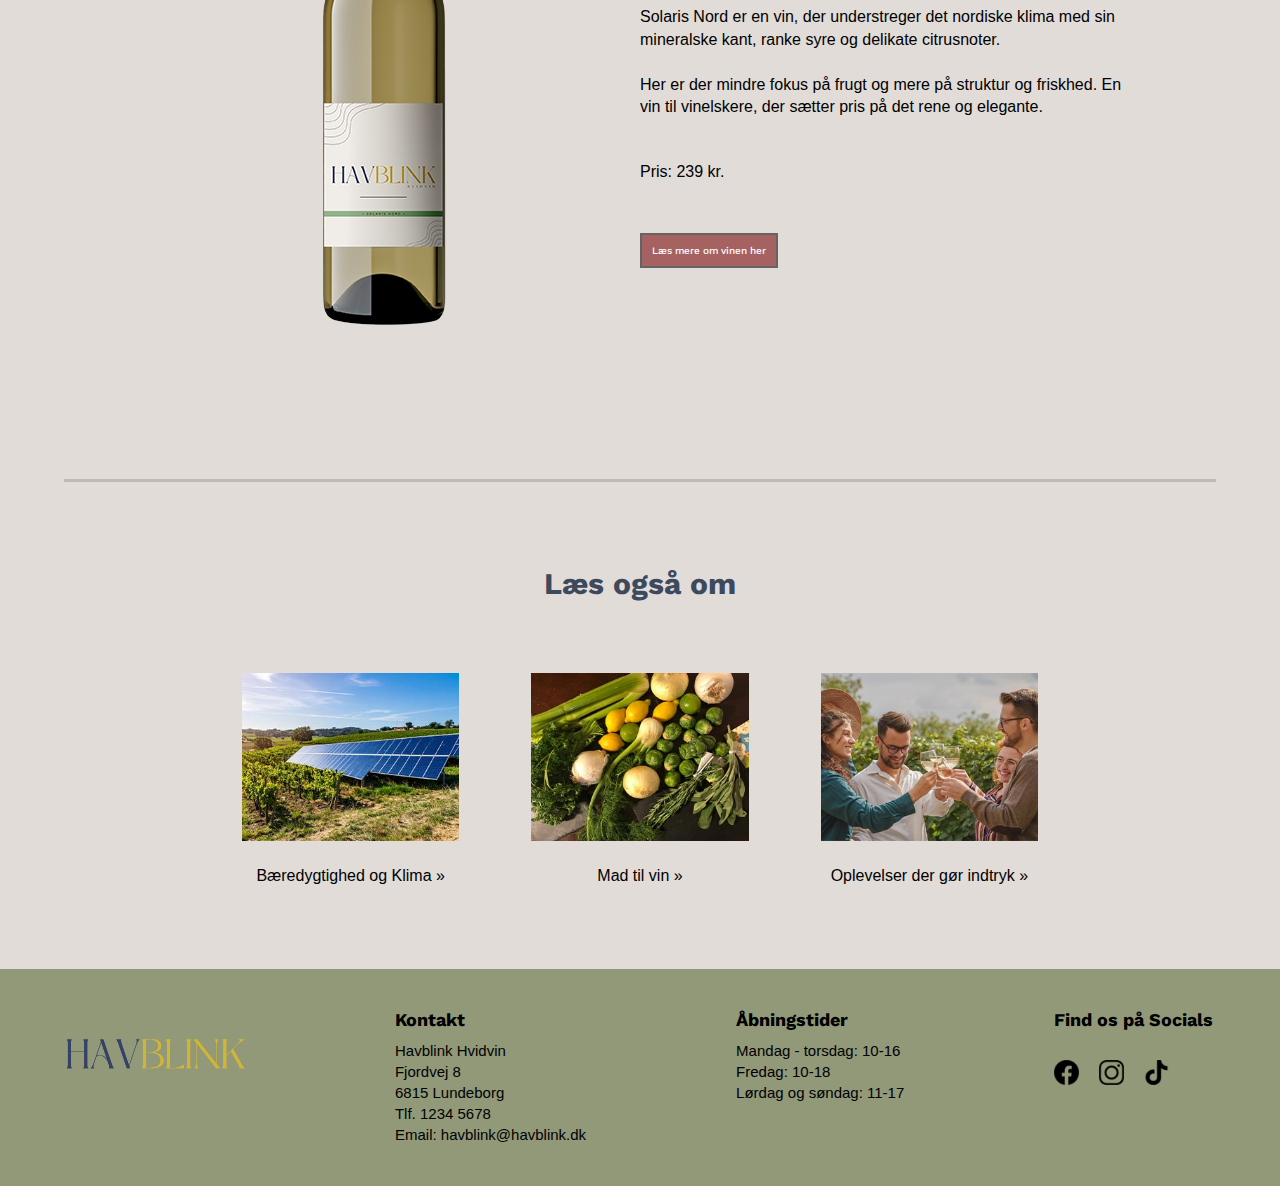
<file: oversigtvine.html>
<!DOCTYPE html>
<html lang="da">
<head>
    <meta charset="UTF-8">
    <meta name="viewport" content="width=device-width, initial-scale=1.0">
    <title>Havblink Hvidvin</title>

    <link rel="preconnect" href="https://fonts.googleapis.com">
    <link rel="preconnect" href="https://fonts.gstatic.com" crossorigin>
    <link href="https://fonts.googleapis.com/css2?family=Playfair+Display:ital,wght@0,400..900;1,400..900&display=swap" rel="stylesheet">
    <link href="https://fonts.googleapis.com/css2?family=Playfair+Display:ital,wght@0,400..900;1,400..900&family=Work+Sans:ital,wght@0,100..900;1,100..900&display=swap" rel="stylesheet">
    <link href="https://fonts.googleapis.com/css2?family=Bebas+Neue&family=Playfair+Display:ital,wght@0,400..900;1,400..900&family=Work+Sans:ital,wght@0,100..900;1,100..900&display=swap" rel="stylesheet">

    <link
      rel="stylesheet"
      href="https://cdnjs.cloudflare.com/ajax/libs/font-awesome/6.0.0-beta2/css/all.min.css"
      integrity="sha512-YWzhKL2whUzgiheMoBFwW8CKV4qpHQAEuvilg9FAn5VJUDwKZZxkJNuGM4XkWuk94WCrrwslk8yWNGmY1EduTA=="
      crossorigin="anonymous"
      referrerpolicy="no-referrer"
    >

    <link rel="stylesheet" href="voreshistorie.css">
</head>

<body>

<header>
    <nav>
        <a href="index.html"><img src="images/logo_havblink.svg" alt="" class="logo"></a>

        <input type="checkbox" id="toggle-nav">
        <label for="toggle-nav">
        <i id="toggle-nav-btn-open" class="fas fa-bars"></i>
        <i id="toggle-nav-btn-close" class="fas fa-times"></i>
        </label>

        <ul id="nav-links">
            <li>
                <a href="#">Om Havblink <span class="dropdown-icon">&#9662;</span></a>
                <ul class="dropdown">
                    <li><a href="voreshistorie.html">Vores historie</a></li>
                    <li><a href="baeredygtighed_klima.html">Bæredygtighed og klima</a></li>
                    <li><a href="#">Os i pressen</a></li>
                </ul>
            </li>

            <li>
                <a href="#" class="active">Havblink Hvidvin <span class="dropdown-icon">&#9662;</span></a>
                <ul class="dropdown">
                    <li><a href="oversigtvine.html">Vores vine</a></li>
                    <li><a href="#">Bliv klog på vin</a></li>
                    <li><a href="#">Druen Solaris</a></li>
                </ul>
            </li>

            <li><a href="#">Oplevelser</a></li>
            <li><a href="#">Mad til vin</a></li>
            <li><a href="#">Gårdbutikken</a></li>
            <li><a href="#">Anmeldelser</a></li>
            <li><a href="#">Kontakt os</a></li>
        </ul>
    </nav>
</header>

<main>

    <!-- Hero sektion -->

      <section class="welcome">
        <div class="hero">
          <img src="images/baggrund_omhavblink.jpg" alt="herobillede af vinmark">
          <div class="overlay-image-center">
            <h5>OM HAVBLINK HVIDVIN</h5>
            <h2>Vores vine</h2>
          </div>
        </div>
      </section>

      <section class="wrapper">
        <div class="info-top">
            <p>Hos Havblink Hvidvin, forener vi håndværk, bæredygtighed og sydfynsk natur i hver eneste flaske. Vi lader vinene fortælle deres egen historie gennem nøje udvalgte druer, nænsom produktion og økologiske metoder. Her kan du gå på opdagelse i vores udvalg og finde den vin, der passer netop til din smag og oplevelse.
            </p>
        </div>
      </section>

      <!-- Oversigt over vine -->

      <div class="fittyfitty2">

            <div>
                <img src="images/solaris_classic.png" alt="Vinflaske Solaris Classic">
            </div>

            <section>
                <h2>
                    Solaris Classic
                </h2>

                <div class="rating">
                    <p>4,3</p>
                    <div class="stars">⭐⭐⭐⭐⭐</div>
                </div>

                <p class="kursiv">En klassisk fortolkning af Solaris-druens unikke potentiale.</p>
                <p>Solaris Classic er en elegant, frisk og let aromatisk hvidvin med noter af grønne æbler, citrus og et strejf af hyldeblomst.
                <br>Vinen byder på en sprød syre og en balanceret fylde, som gør den ideel til lette retter eller blot som et køligt glas i solen.
                </p>

                <p class="pris">Pris: 199 kr.</p>

                <a href="solarisvin.html" class="btn_vin">Læs mere om vinen her</a>
            </section>
        </div>

        <div class="fittyfitty2">

            <div>
                <img src="images/solaris_floral.png" alt="Vinflaske Solaris Classic">
            </div>

            <section>
                <h2>
                    Solaris Floral
                </h2>

                <div class="rating">
                    <p>4,3</p>
                    <div class="stars">⭐⭐⭐⭐</div>
                </div>

                <p class="kursiv">Blomstrende og livlig – en vin med duft og finesse.</p>
                <p>Solaris Floral fremhæver druesortens aromatiske side med en intens bouquet af hvide blomster, nektarin og modne pærer. 
                <br>Smagen er let sødmefuld og blød med en velafstemt syre, der gør vinen velegnet til asiatiske retter, osteborde eller som aperitif. En charmerende og feminin vin med masser af karakter.
                </p>

                <p class="pris">Pris: 239 kr.</p>

                <a href="#" class="btn_vin">Læs mere om vinen her</a>
            </section>
        </div>

        <div class="fittyfitty2">

            <div>
                <img src="images/solaris_solea.png" alt="Vinflaske Solaris Classic">
            </div>

            <section>
                <h2>
                    Solaris Solea
                </h2>

                <div class="rating">
                    <p>4,3</p>
                    <div class="stars">⭐⭐⭐⭐⭐</div>
                </div>

                <p class="kursiv">Solmoden fylde og varme i et nordisk glas</p>
                <p>Solaris Solea er en rundere og mere kraftfuld fortolkning af Solaris-druen. Her er modne tropiske frugter som mango og ananas i centrum, sammen med en let cremet tekstur og et touch af vanilje. 
                <br>En vin med dybde og varme, der passer smukt til fjerkræ, grillede grøntsager og pastaretter med fløde.
                </p>

                <p class="pris">Pris: 199 kr.</p>

                <a href="#" class="btn_vin">Læs mere om vinen her</a>
            </section>
        </div>

        <div class="fittyfitty2">

            <div>
                <img src="images/solaris_nord.png" alt="Vinflaske Solaris Classic">
            </div>

            <section>
                <h2>
                    Solaris Nord
                </h2>

                <div class="rating">
                    <p>4,3</p>
                    <div class="stars">⭐⭐⭐⭐</div>
                </div>

                <p class="kursiv">Friskhed, mineralitet og et køligt nordisk udtryk</p>
                <p>Solaris Nord er en vin, der understreger det nordiske klima med sin mineralske kant, ranke syre og delikate citrusnoter. 
                <br>Her er der mindre fokus på frugt og mere på struktur og friskhed. En vin til vinelskere, der sætter pris på det rene og elegante.
                </p>

                <p class="pris">Pris: 239 kr.</p>

                <a href="#" class="btn_vin">Læs mere om vinen her</a>
            </section>
        </div>

         <hr class="section-divider">

        <section class="wrapper-ny">
        <div class="info-top-ny">
            <h3>
            Læs også om
            </h3>
        </div>

        <div class="loefte">
            <div class="card-special laesom">
            <a href="baeredygtighed_klima.html"><img src="images/bæredygtighed_klima_laesom.jpg" alt="" class="løfte">
            <p>Bæredygtighed og Klima &raquo;</p></a>
            </div>

            <div class="card-special laesom">
            <a href="#"><img src="images/vintilmad_laesom.jpg" alt="" class="løfte">
            <p>Mad til vin &raquo;</p></a>
            </div>

            <div class="card-special laesom">
            <a href="#"><img src="images/oplevelser_laesom.jpg" alt="" class="løfte">
            <p>Oplevelser der gør indtryk &raquo;</p></a>
            </div>
        </div>
      </section>
</main>
    
<!-- Footer -->
    <footer class="footer">
      <div class="footer-kolonner">
        <div class="footer-logo">
          <img src="images/logo_havblink.svg" alt="logo">
        </div>

        <div class="footer-kolonne">
          <h3>Kontakt</h3>
          <p>Havblink Hvidvin<br>Fjordvej 8<br>6815 Lundeborg</p>
          <p>Tlf. 1234 5678<br>Email: havblink@havblink.dk
          </p>
        </div>

        <div class="footer-kolonne">
          <h3>Åbningstider</h3>
          <p>Mandag - torsdag: 10-16<br>Fredag: 10-18<br>Lørdag og søndag: 11-17
          </p>
        </div>

        <div class="footer-kolonne">
          <h3>Find os på Socials</h3>
          <div class="social-icons">
              <img src="images/facebooklogo.png" alt="facebook">
              <img src="images/instagramlogo.png" alt="instagram">
              <img src="images/tiktoklogo.png" alt="tiktok">
            </div>
        </div>
      </div>
</footer>


</body>
</html>
</file>
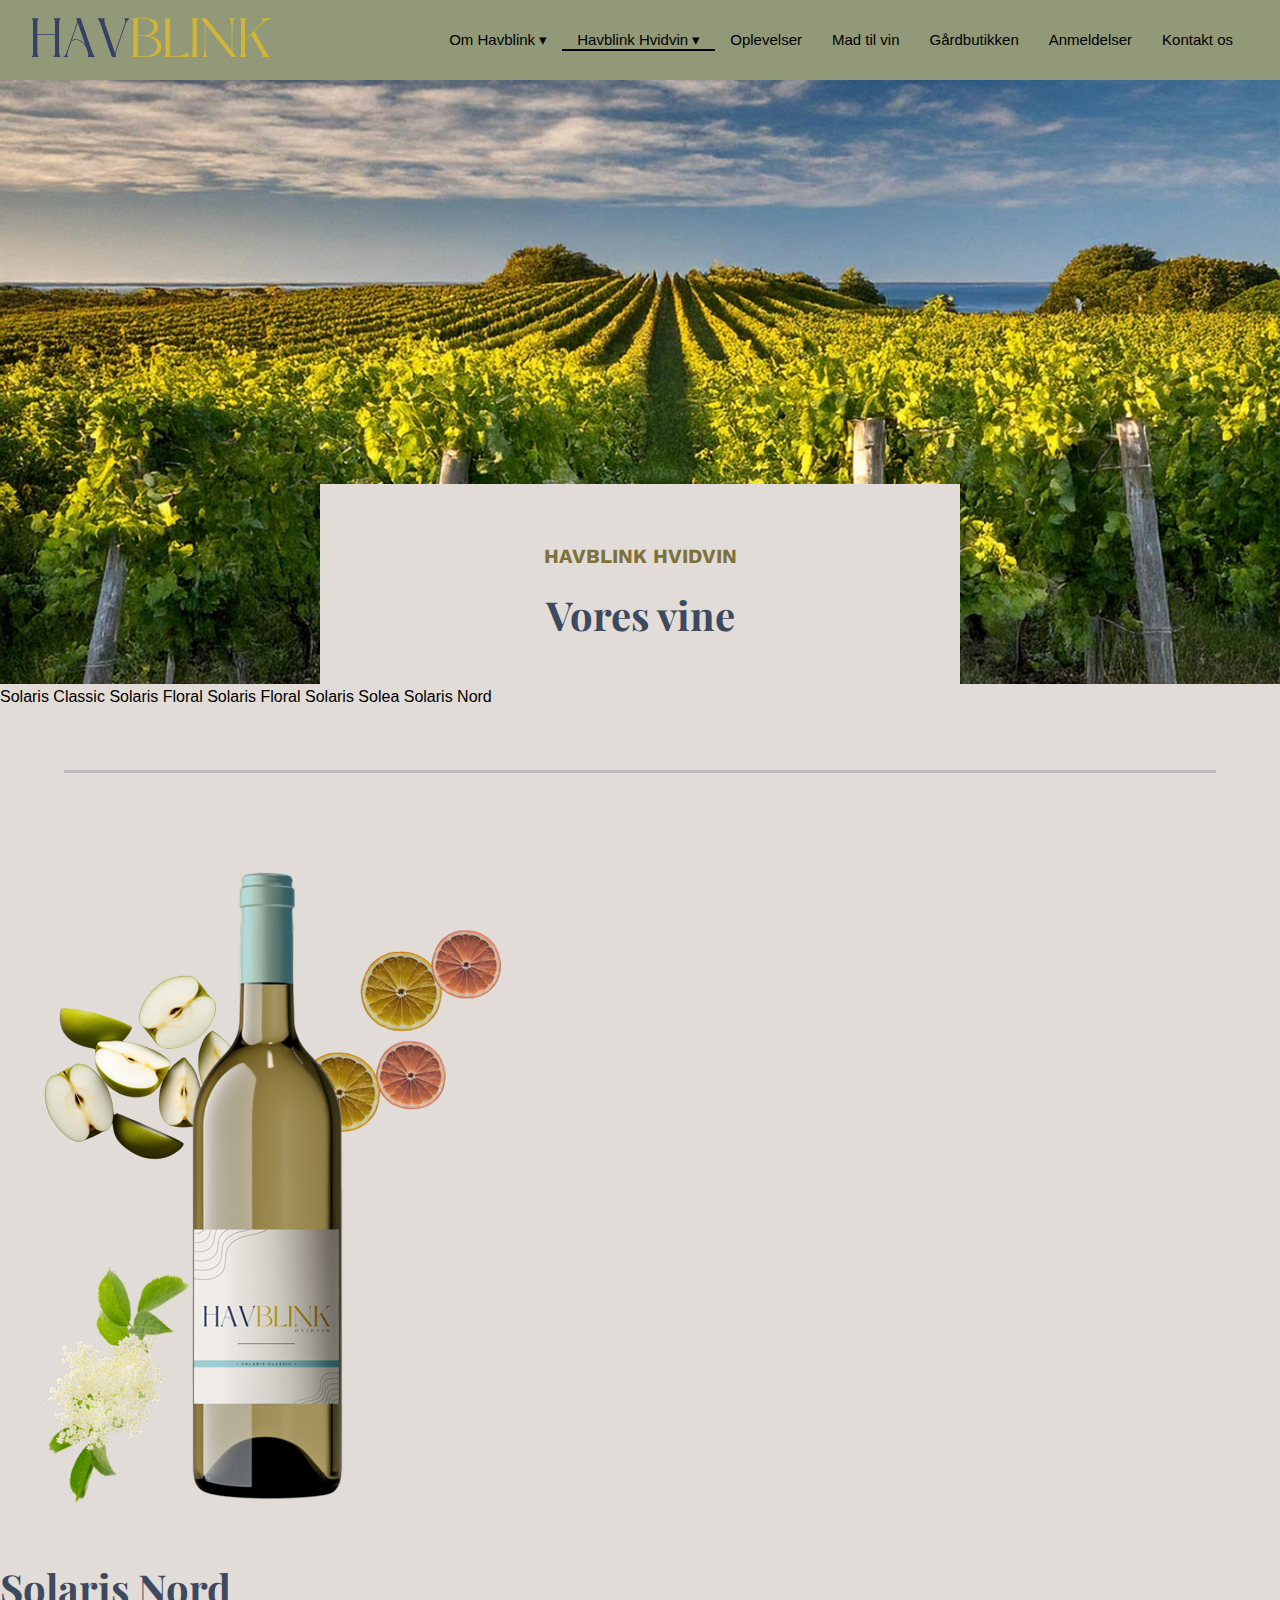
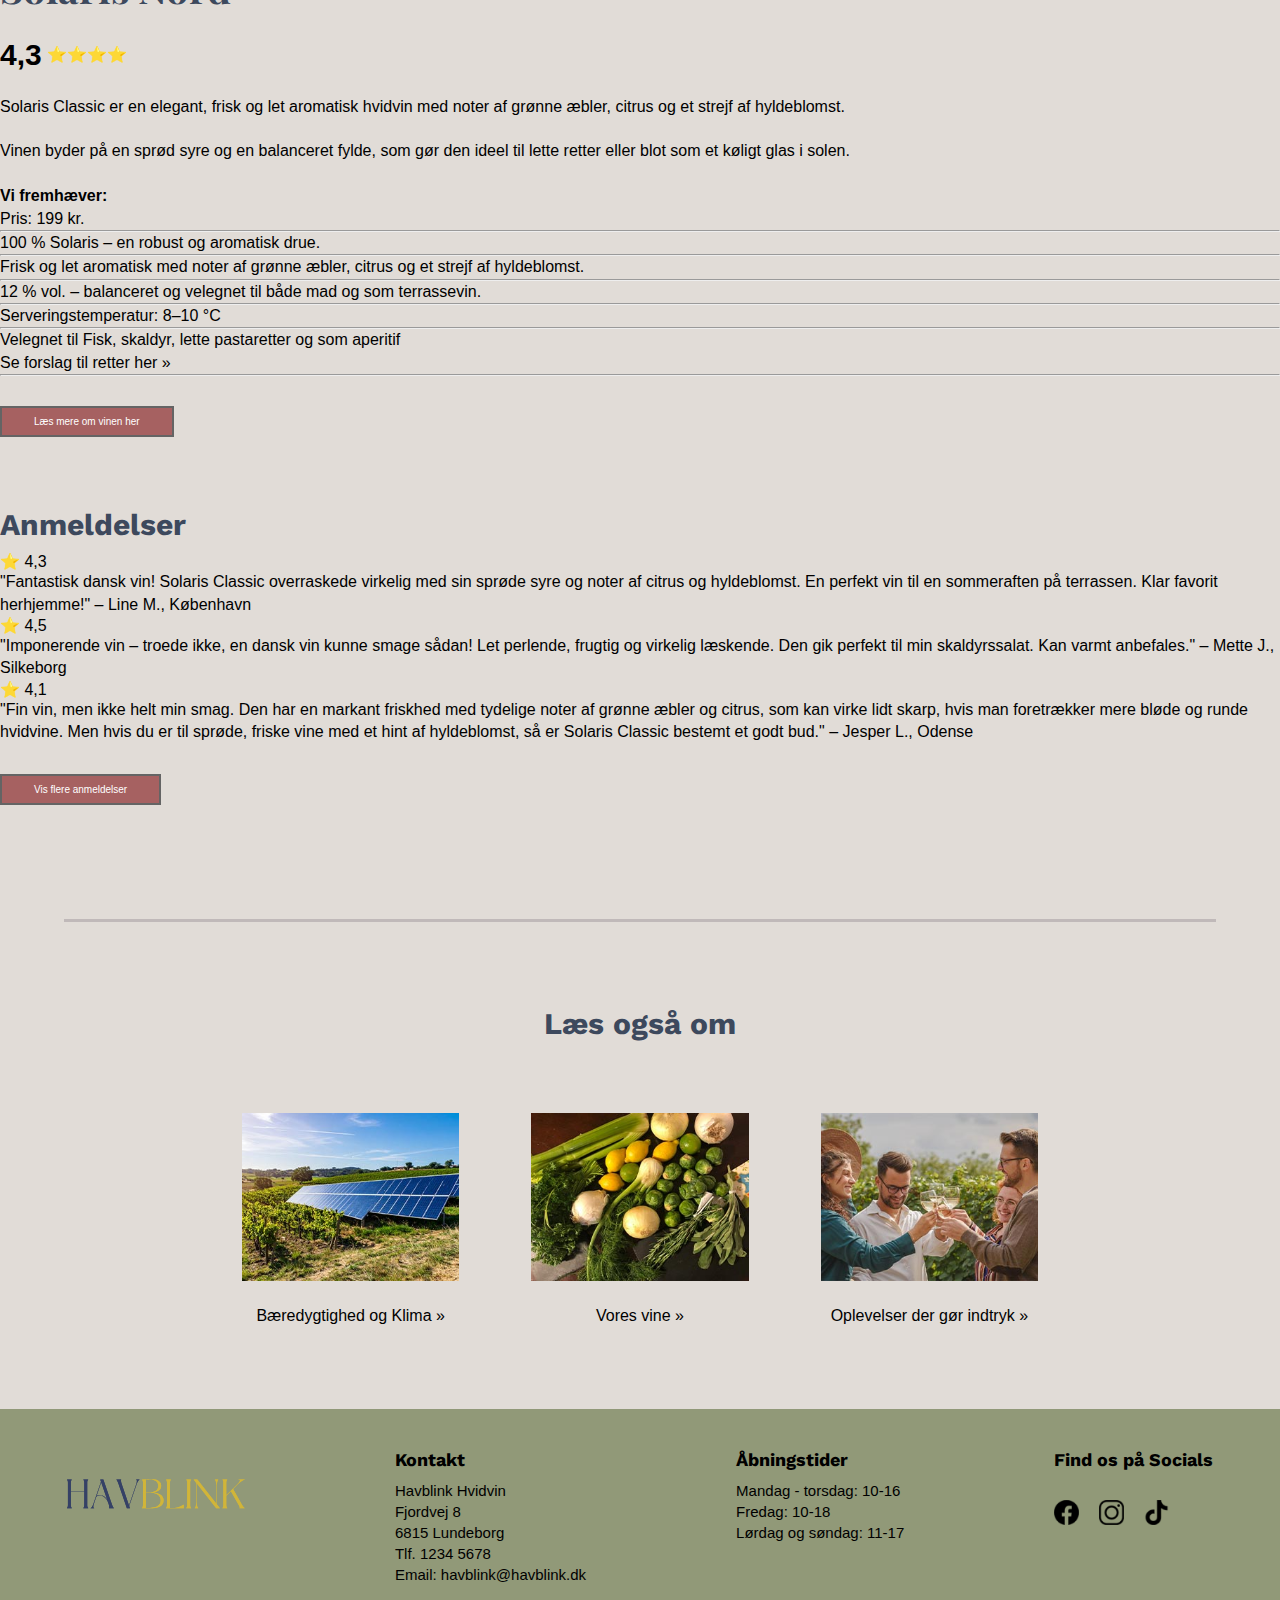
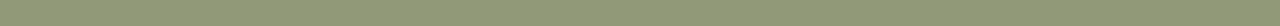
<file: solarisvin.html>
<!DOCTYPE html>
<html lang="da">
<head>
    <meta charset="UTF-8">
    <meta name="viewport" content="width=device-width, initial-scale=1.0">
    <title>Havblink Hvidvin</title>

    <link rel="preconnect" href="https://fonts.googleapis.com">
    <link rel="preconnect" href="https://fonts.gstatic.com" crossorigin>
    <link href="https://fonts.googleapis.com/css2?family=Playfair+Display:ital,wght@0,400..900;1,400..900&display=swap" rel="stylesheet">
    <link href="https://fonts.googleapis.com/css2?family=Playfair+Display:ital,wght@0,400..900;1,400..900&family=Work+Sans:ital,wght@0,100..900;1,100..900&display=swap" rel="stylesheet">
    <link href="https://fonts.googleapis.com/css2?family=Bebas+Neue&family=Playfair+Display:ital,wght@0,400..900;1,400..900&family=Work+Sans:ital,wght@0,100..900;1,100..900&display=swap" rel="stylesheet">

    <link
      rel="stylesheet"
      href="https://cdnjs.cloudflare.com/ajax/libs/font-awesome/6.0.0-beta2/css/all.min.css"
      integrity="sha512-YWzhKL2whUzgiheMoBFwW8CKV4qpHQAEuvilg9FAn5VJUDwKZZxkJNuGM4XkWuk94WCrrwslk8yWNGmY1EduTA=="
      crossorigin="anonymous"
      referrerpolicy="no-referrer"
    >

    <link rel="stylesheet" href="voreshistorie.css">
</head>

<body>

<header>
    <nav>
        <a href="index.html"><img src="images/logo_havblink.svg" alt="" class="logo"></a>

        <input type="checkbox" id="toggle-nav">
        <label for="toggle-nav">
        <i id="toggle-nav-btn-open" class="fas fa-bars"></i>
        <i id="toggle-nav-btn-close" class="fas fa-times"></i>
        </label>

        <ul id="nav-links">
            <li>
                <a href="#">Om Havblink <span class="dropdown-icon">&#9662;</span></a>
                <ul class="dropdown">
                    <li><a href="havblinkhistorie.html">Vores historie</a></li>
                    <li><a href="baeredygtighed_klima.html">Bæredygtighed og klima</a></li>
                    <li><a href="#">Os i pressen</a></li>
                </ul>
            </li>

            <li>
                <a href="#" class="active">Havblink Hvidvin <span class="dropdown-icon">&#9662;</span></a>
                <ul class="dropdown">
                    <li><a href="oversigtvine.html">Vores vine</a></li>
                    <li><a href="#">Bliv klog på vin</a></li>
                    <li><a href="#">Druen Solaris</a></li>
                </ul>
            </li>

            <li><a href="oplevelser.html">Oplevelser</a></li>
            <li><a href="#">Mad til vin</a></li>
            <li><a href="#">Gårdbutikken</a></li>
            <li><a href="#">Anmeldelser</a></li>
            <li><a href="#">Kontakt os</a></li>
        </ul>
    </nav>
</header>

<main>

     <!-- Hero sektion -->

      <section class="welcome">
        <div class="hero">
          <img src="images/baggrund_omhavblink.jpg" alt="herobillede af vinmark">
          <div class="overlay-image-center">
            <h5>HAVBLINK HVIDVIN</h5>
            <h2>Vores vine</h2>
          </div>
        </div>
      </section>

      <!-- Smykke menu -->
      <div class="allevine">
        <div class="allevine-menu">
          <a href="#" class="active">Solaris Classic</a>
          <a href="#">Solaris Floral</a>
          <a href="#">Solaris Floral</a>
          <a href="#">Solaris Solea</a>
          <a href="#">Solaris Nord</a>
        </div>
      </div>

     <hr class="section-divider">

     <div class="vin-presentation">

        <div>
            <img src="images/vinsmage.png" alt="Vinflaske Solaris Classic">
        </div>

        <section>
            <h2>
            Solaris Nord
            </h2>

        <div class="rating">
            <p>4,3</p>
            <div class="stars">⭐⭐⭐⭐</div>
        </div>

        <div class="vin-fremhaev">
            <p>Solaris Classic er en elegant, frisk og let aromatisk hvidvin med noter af grønne æbler, citrus og et strejf af hyldeblomst.     
            <br>Vinen byder på en sprød syre og en balanceret fylde, som gør den ideel til lette retter eller blot som et køligt glas i solen.
            </p>
            <p id="overskrift"><strong>Vi fremhæver:</strong></p>

            <p>Pris: 199 kr.</p>

            <hr>

            <p>100 % Solaris – en robust og aromatisk drue.</p>

            <hr>

            <p>Frisk og let aromatisk med noter af grønne æbler, citrus og et strejf af hyldeblomst.</p>

            <hr>

            <p>12 % vol. – balanceret og velegnet til både mad og som terrassevin.</p>

            <hr>

            <p>Serveringstemperatur: 8–10 °C</p>

            <hr>

            <p>Velegnet til Fisk, skaldyr, lette pastaretter og som aperitif </p>
            <p class="forslag-til-retter"><a href="#">Se forslag til retter her &raquo;</a></p>

            <hr>
        </div>

            <a href="#" class="btn_vin">Læs mere om vinen her</a>

    </section>
    </div>

    <!--Anmeldelser sektion-->

    <section class="anmeldelser">

        <h3>Anmeldelser</h3>

        <div class="review">
            <div class="rating-badge">⭐ 4,3</div>
            <p class="minoplevelse">"Fantastisk dansk vin! Solaris Classic overraskede virkelig med sin sprøde syre og noter af citrus og hyldeblomst. En perfekt vin til en sommeraften på terrassen. Klar favorit herhjemme!" <span>– Line M., København</span></p>
        </div>

        <div class="review">
            <div class="rating-badge">⭐ 4,5</div>
            <p class="minoplevelse">"Imponerende vin – troede ikke, en dansk vin kunne smage sådan! Let perlende, frugtig og virkelig læskende. Den gik perfekt til min skaldyrssalat. Kan varmt anbefales." <span>– Mette J., Silkeborg</span></p>
        </div>

        <div class="review">
            <div class="rating-badge">⭐ 4,1</div>
            <p class="minoplevelse">"Fin vin, men ikke helt min smag. Den har en markant friskhed med tydelige noter af grønne æbler og citrus, som kan virke lidt skarp, hvis man foretrækker mere bløde og runde hvidvine. Men hvis du er til sprøde, friske vine med et hint af hyldeblomst, så er Solaris Classic bestemt et godt bud." <span>– Jesper L., Odense</span></p>
        </div>

        <a href="#" class="btn_vin">Vis flere anmeldelser</a>
    </section>

    <hr class="section-divider">

    <section class="wrapper-ny">
        <div class="info-top-ny">
            <h3>
            Læs også om
            </h3>
        </div>

       <div class="loefte">
            <div class="card-special laesom">
            <a href="baeredygtighed_klima.html"><img src="images/bæredygtighed_klima_laesom.jpg" alt="" class="løfte">
            <p>Bæredygtighed og Klima &raquo;</p></a>
            </div>

            <div class="card-special laesom">
            <a href="#"><img src="images/vintilmad_laesom.jpg" alt="" class="løfte">
            <p>Vores vine &raquo;</p></a>
            </div>

            <div class="card-special laesom">
            <a href=""><img src="images/oplevelser_laesom.jpg" alt="" class="løfte">
            <p>Oplevelser der gør indtryk &raquo;</p></a>
            </div>
        </div>
      </section>

</main>

<!-- Footer -->
    <footer class="footer">
      <div class="footer-kolonner">
        <div class="footer-logo">
          <img src="images/logo_havblink.svg" alt="logo">
        </div>

        <div class="footer-kolonne">
          <h3>Kontakt</h3>
          <p>Havblink Hvidvin<br>Fjordvej 8<br>6815 Lundeborg</p>
          <p>Tlf. 1234 5678<br>Email: havblink@havblink.dk
          </p>
        </div>

        <div class="footer-kolonne">
          <h3>Åbningstider</h3>
          <p>Mandag - torsdag: 10-16<br>Fredag: 10-18<br>Lørdag og søndag: 11-17
          </p>
        </div>

        <div class="footer-kolonne">
          <h3>Find os på Socials</h3>
          <div class="social-icons">
              <img src="images/facebooklogo.png" alt="facebook">
              <img src="images/instagramlogo.png" alt="instagram">
              <img src="images/tiktoklogo.png" alt="tiktok">
            </div>
        </div>
      </div>
</footer>

    
</body>
</html>
</file>
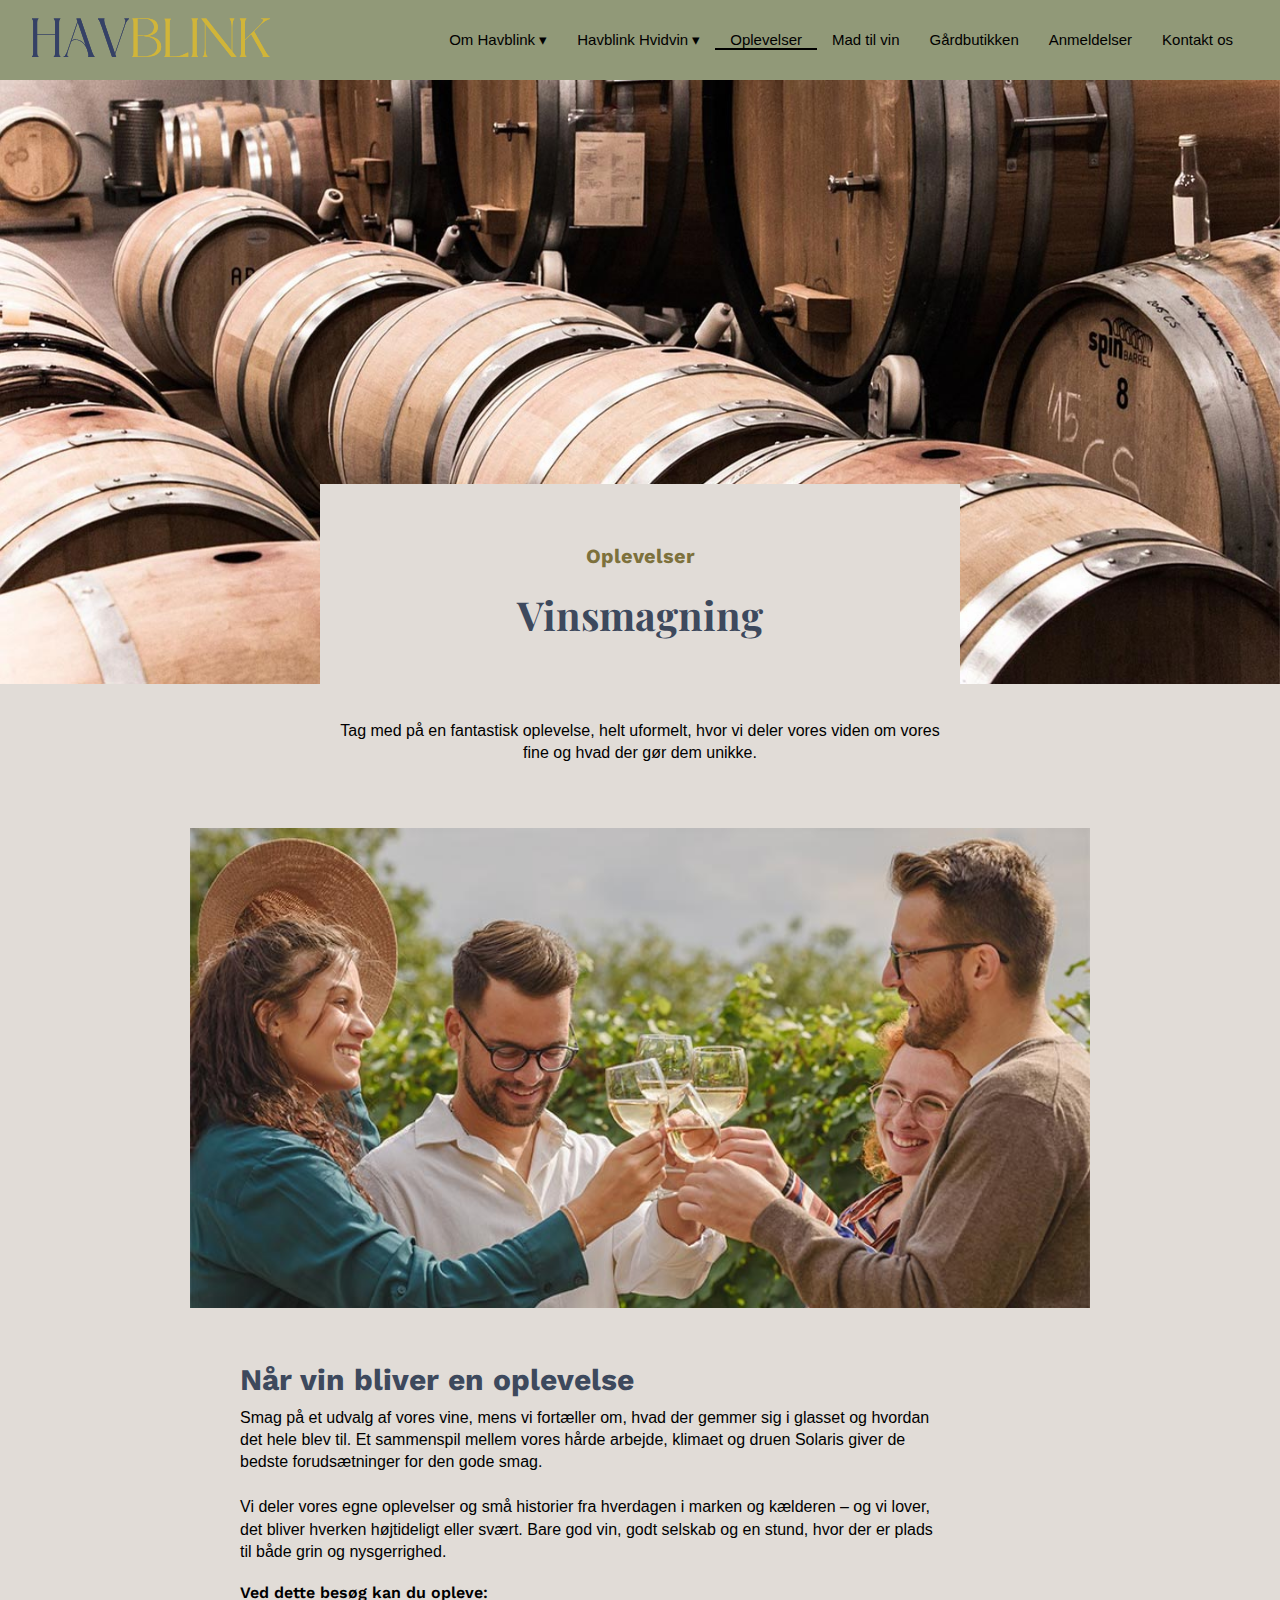
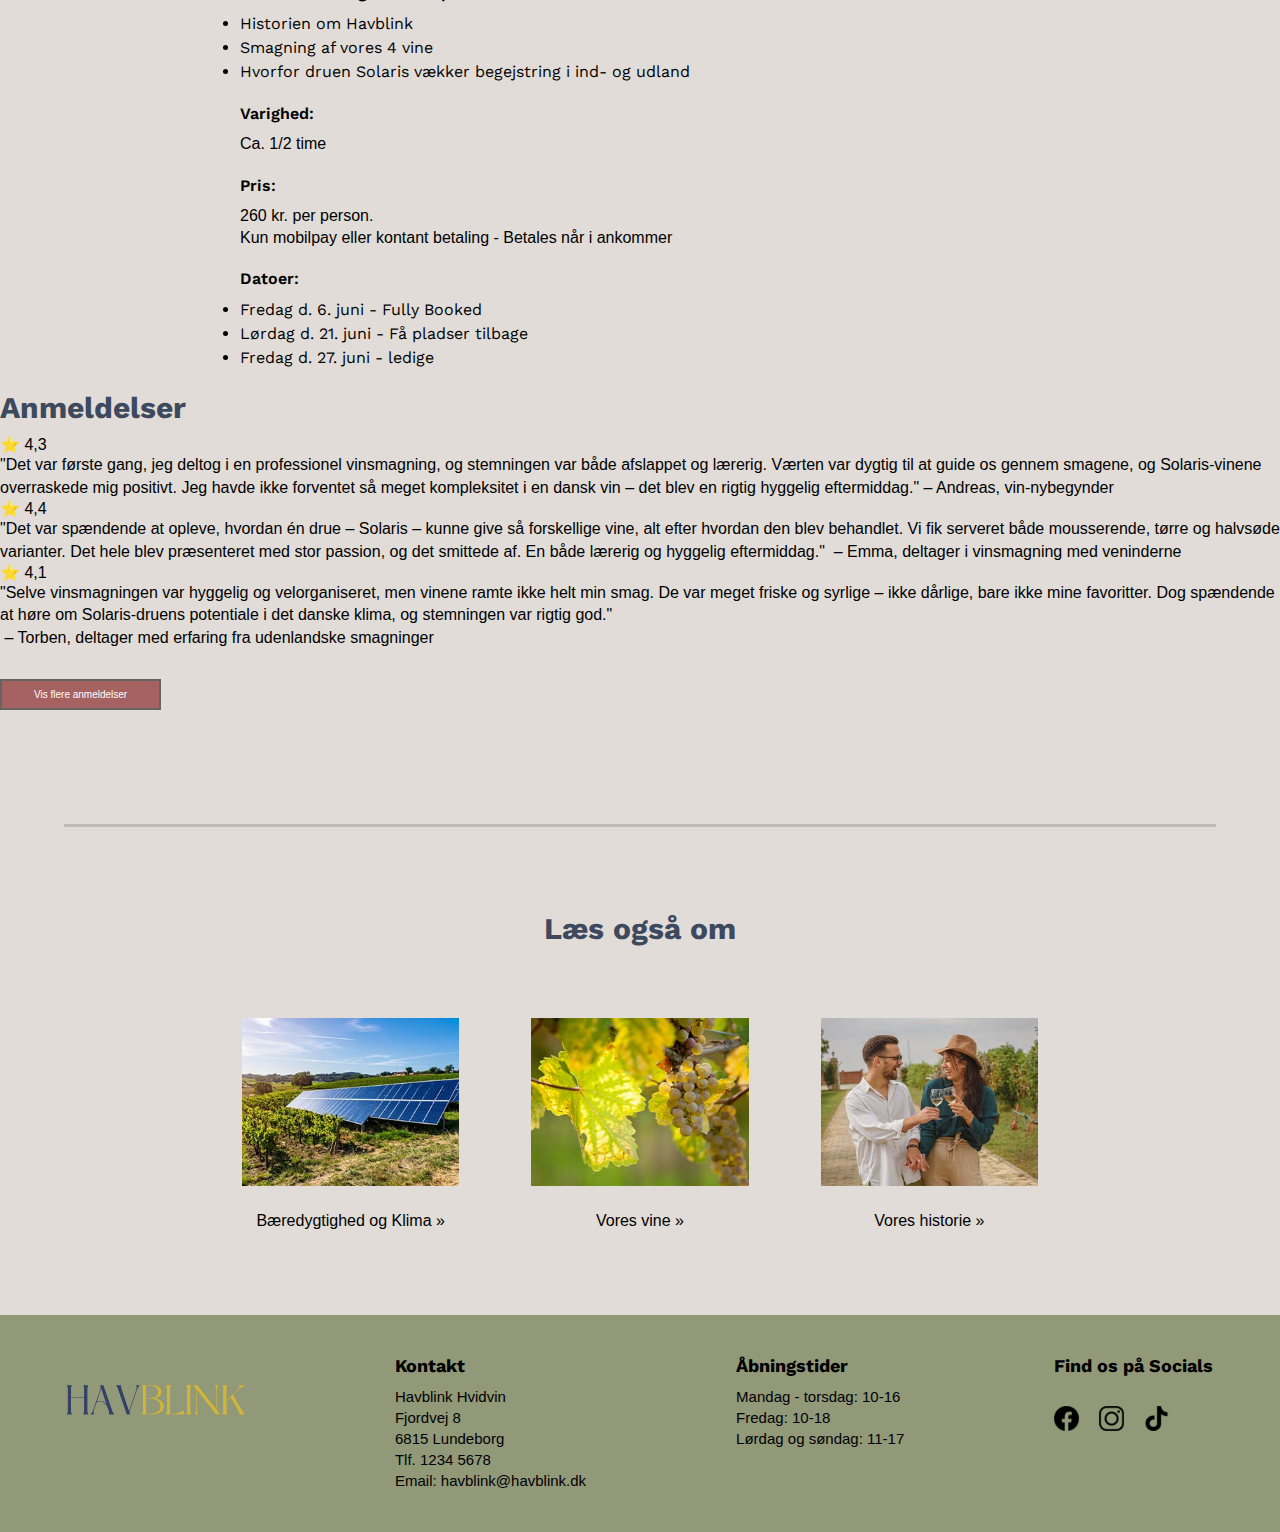
<file: vinsmagning.html>
<!DOCTYPE html>
<html lang="da">
<head>
    <meta charset="UTF-8">
    <meta name="viewport" content="width=device-width, initial-scale=1.0">
    <title>Havblink Hvidvin</title>

    <link rel="preconnect" href="https://fonts.googleapis.com">
    <link rel="preconnect" href="https://fonts.gstatic.com" crossorigin>
    <link href="https://fonts.googleapis.com/css2?family=Playfair+Display:ital,wght@0,400..900;1,400..900&display=swap" rel="stylesheet">
    <link href="https://fonts.googleapis.com/css2?family=Playfair+Display:ital,wght@0,400..900;1,400..900&family=Work+Sans:ital,wght@0,100..900;1,100..900&display=swap" rel="stylesheet">
    <link href="https://fonts.googleapis.com/css2?family=Bebas+Neue&family=Playfair+Display:ital,wght@0,400..900;1,400..900&family=Work+Sans:ital,wght@0,100..900;1,100..900&display=swap" rel="stylesheet">

    <link
      rel="stylesheet"
      href="https://cdnjs.cloudflare.com/ajax/libs/font-awesome/6.0.0-beta2/css/all.min.css"
      integrity="sha512-YWzhKL2whUzgiheMoBFwW8CKV4qpHQAEuvilg9FAn5VJUDwKZZxkJNuGM4XkWuk94WCrrwslk8yWNGmY1EduTA=="
      crossorigin="anonymous"
      referrerpolicy="no-referrer"
    >

    <link rel="stylesheet" href="voreshistorie.css">
</head>

<body>

<header>
    <nav>
        <a href="index.html"><img src="images/logo_havblink.svg" alt="" class="logo"></a>

        <input type="checkbox" id="toggle-nav">
        <label for="toggle-nav">
        <i id="toggle-nav-btn-open" class="fas fa-bars"></i>
        <i id="toggle-nav-btn-close" class="fas fa-times"></i>
        </label>

        <ul id="nav-links">
            <li>
                <a href="#">Om Havblink <span class="dropdown-icon">&#9662;</span></a>
                <ul class="dropdown">
                    <li><a href="voreshistorie.html">Vores historie</a></li>
                    <li><a href="baeredygtighed_klima.html">Bæredygtighed og klima</a></li>
                    <li><a href="#">Os i pressen</a></li>
                </ul>
            </li>

            <li>
                <a href="#">Havblink Hvidvin <span class="dropdown-icon">&#9662;</span></a>
                <ul class="dropdown">
                    <li><a href="oversigtvine.html">Vores vine</a></li>
                    <li><a href="#">Bliv klog på vin</a></li>
                    <li><a href="#">Druen Solaris</a></li>
                </ul>
            </li>

            <li><a href="vinsmagning.html" class="active">Oplevelser</a></li>
            <li><a href="#">Mad til vin</a></li>
            <li><a href="#">Gårdbutikken</a></li>
            <li><a href="#">Anmeldelser</a></li>
            <li><a href="#">Kontakt os</a></li>
        </ul>
    </nav>
</header>

<main>

<!-- Hero sektion -->

      <section class="welcome">
        <div class="hero">
          <img src="images/baggrund_vinsmagning.jpg" alt="herobillede af vinmark">
          <div class="overlay-image-center">
            <h5>Oplevelser</h5>
            <h2>Vinsmagning</h2>
          </div>
        </div>
      </section>

      <div class="wrapper">
        <div class="info-top">
            <p>Tag med på en fantastisk oplevelse, helt uformelt, hvor vi deler vores viden om vores fine og hvad der gør dem unikke.</p>
        </div>
    </div>

      <article class="vinartikel vinsmagning">
        <img src="images/vinsmagning_2.jpg" alt="Havblink vinflaske">
        <h3>Når vin bliver en oplevelse</h3>
        <p>Smag på et udvalg af vores vine, mens vi fortæller om, hvad der gemmer sig i glasset og hvordan det hele blev til. Et sammenspil mellem vores hårde arbejde, klimaet og druen Solaris giver de bedste forudsætninger for den gode smag. 
        <br>Vi deler vores egne oplevelser og små historier fra hverdagen i marken og kælderen – og vi lover, det bliver hverken højtideligt eller svært. Bare god vin, godt selskab og en stund, hvor der er plads til både grin og nysgerrighed.</p>    

        <h4>Ved dette besøg kan du opleve:</h4>

        <ul>
            <li>Historien om Havblink</li>
            <li>Smagning af vores 4 vine</li>
            <li>Hvorfor druen Solaris vækker begejstring i ind- og udland</li>
        </ul>

        <h4>Varighed:</h4>
        <p>Ca. 1/2 time</p>

        <h4>Pris:</h4>
        <p>260 kr. per person. <br>Kun mobilpay eller kontant betaling - Betales når i ankommer</p>

        <h4>Datoer:</h4>
        <ul id="datoer">
            <li>Fredag d. 6. juni - <span id="farveroed">Fully Booked</span></li>
            <li>Lørdag d. 21. juni - <span id="farvegul">Få pladser tilbage</span></li>
            <li>Fredag d. 27. juni - <span id="farvegroen">ledige</span></li>
        </ul>
        </article>

        <section class="anmeldelser">

                <h3>Anmeldelser</h3>

                <div class="review">
                    <div class="rating-badge">⭐ 4,3</div>
                    <p class="minoplevelse">"Det var første gang, jeg deltog i en professionel vinsmagning, og stemningen var både afslappet og lærerig. Værten var dygtig til at guide os gennem smagene, og Solaris-vinene overraskede mig positivt. Jeg havde ikke forventet så meget kompleksitet i en dansk vin – det blev en rigtig hyggelig eftermiddag." <span>– Andreas, vin-nybegynder </span></p>
                </div>

                <div class="review">
                    <div class="rating-badge">⭐ 4,4</div>
                    <p class="minoplevelse">"Det var spændende at opleve, hvordan én drue – Solaris – kunne give så forskellige vine, alt efter hvordan den blev behandlet. Vi fik serveret både mousserende, tørre og halvsøde varianter. Det hele blev præsenteret med stor passion, og det smittede af. En både lærerig og hyggelig eftermiddag." <span> – Emma, deltager i vinsmagning med veninderne</span></p>
                </div>

                <div class="review">
                    <div class="rating-badge">⭐ 4,1</div>
                    <p class="minoplevelse">"Selve vinsmagningen var hyggelig og velorganiseret, men vinene ramte ikke helt min smag. De var meget friske og syrlige – ikke dårlige, bare ikke mine favoritter. Dog spændende at høre om Solaris-druens potentiale i det danske klima, og stemningen var rigtig god."<br><span> – Torben, deltager med erfaring fra udenlandske smagninger</span></p>
                </div>

                <a href="#" class="btn_vin">Vis flere anmeldelser</a>
            </section>

      <hr class="section-divider">

    <section class="wrapper-ny">
        <div class="info-top-ny">
            <h3>
            Læs også om
            </h3>
        </div>

        <div class="loefte">
            <div class="card-special laesom">
                <a href="baeredygtighed_klima.html"><img src="images/bæredygtighed_klima_laesom.jpg" alt="" class="løfte">
                <p>Bæredygtighed og Klima &raquo;</p></a>
            </div>

            <div class="card-special laesom">
                <a href="oversigtvine.html"><img src="images/voresvine_laesom.jpg" alt="" class="løfte">
                <p>Vores vine &raquo;</p></a>
            </div>

            <div class="card-special laesom">
                <a href="voreshistorie.html"><img src="images/voreshistorie_laesom.jpg" alt="" class="løfte">
                <p>Vores historie &raquo;</p></a>
            </div>
        </div>
      </section>

</main>

<!-- Footer -->
    <footer class="footer">
      <div class="footer-kolonner">
        <div class="footer-logo">
          <img src="images/logo_havblink.svg" alt="logo">
        </div>

        <div class="footer-kolonne">
          <h3>Kontakt</h3>
          <p>Havblink Hvidvin<br>Fjordvej 8<br>6815 Lundeborg</p>
          <p>Tlf. 1234 5678<br>Email: havblink@havblink.dk
          </p>
        </div>

        <div class="footer-kolonne">
          <h3>Åbningstider</h3>
          <p>Mandag - torsdag: 10-16<br>Fredag: 10-18<br>Lørdag og søndag: 11-17
          </p>
        </div>

        <div class="footer-kolonne">
          <h3>Find os på Socials</h3>
          <div class="social-icons">
              <img src="images/facebooklogo.png" alt="facebook">
              <img src="images/instagramlogo.png" alt="instagram">
              <img src="images/tiktoklogo.png" alt="tiktok">
            </div>
        </div>
      </div>
</footer>
    
</body>
</html>
</file>
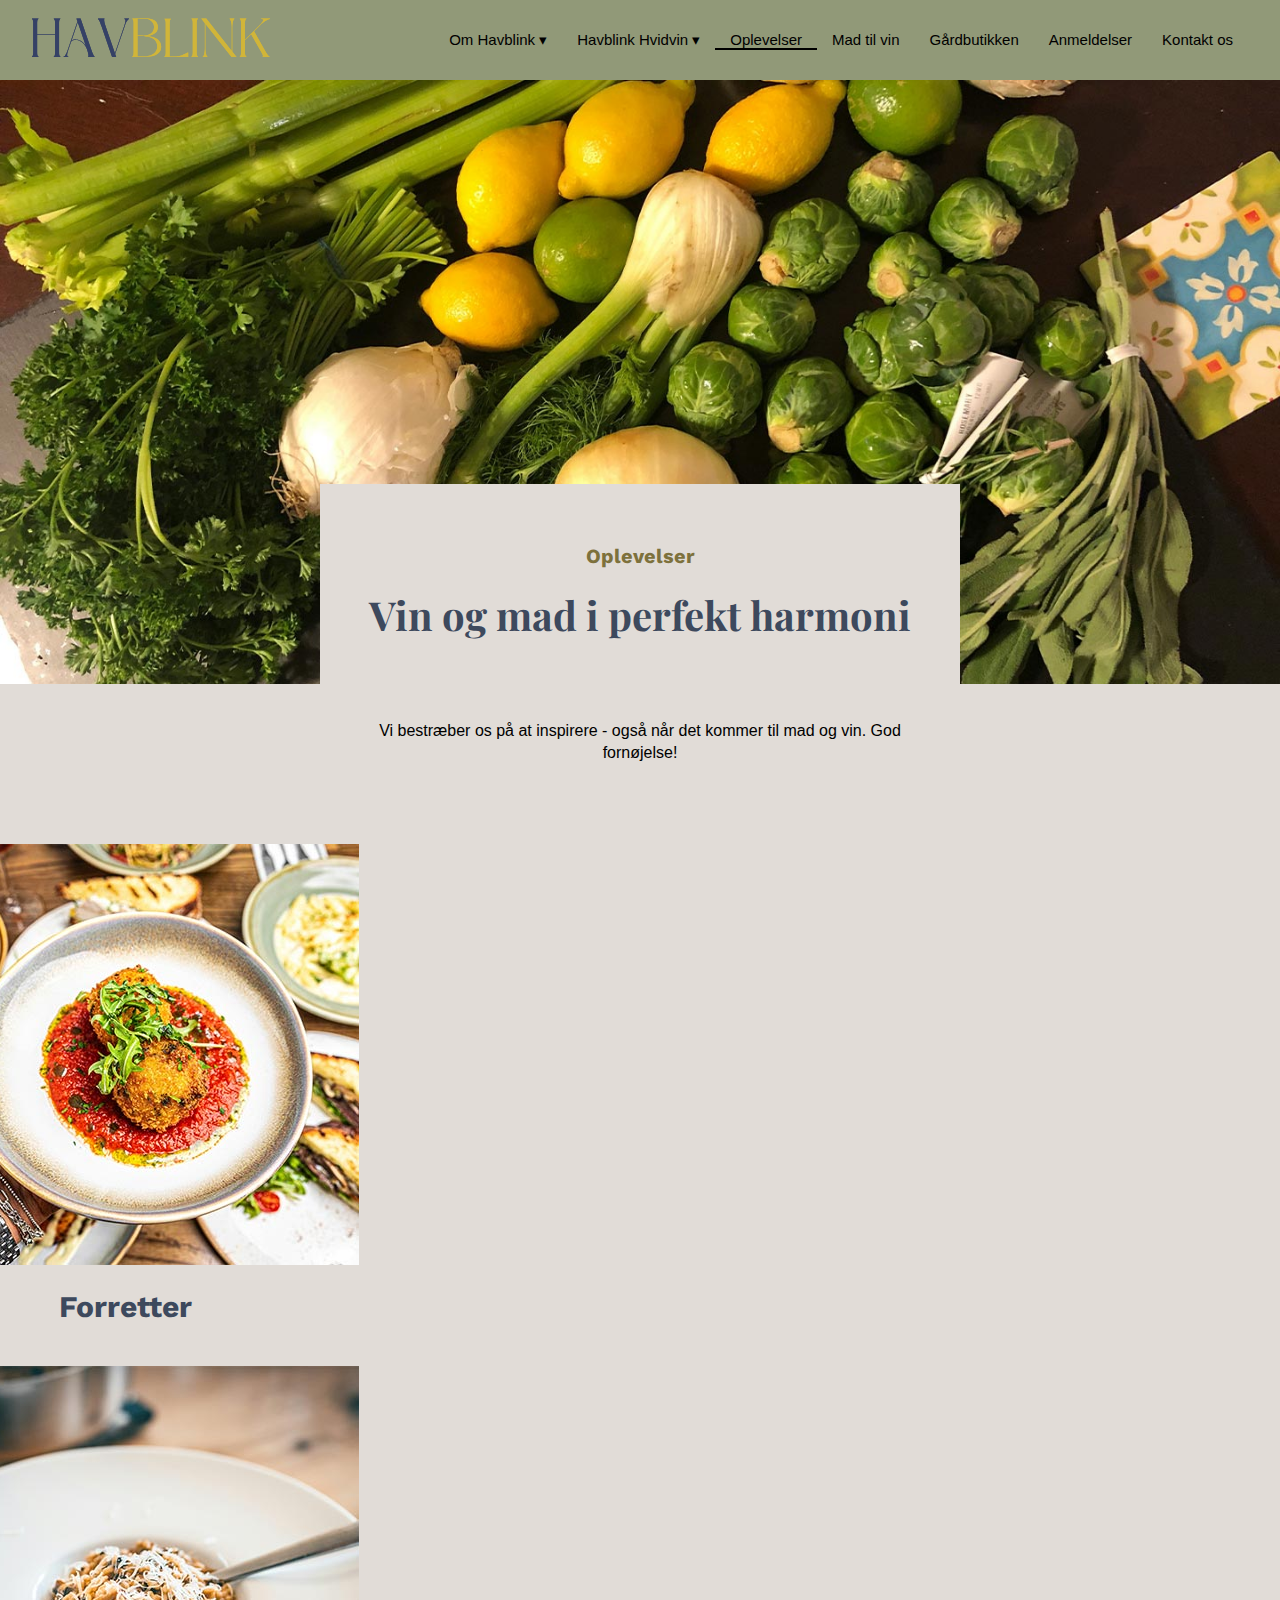
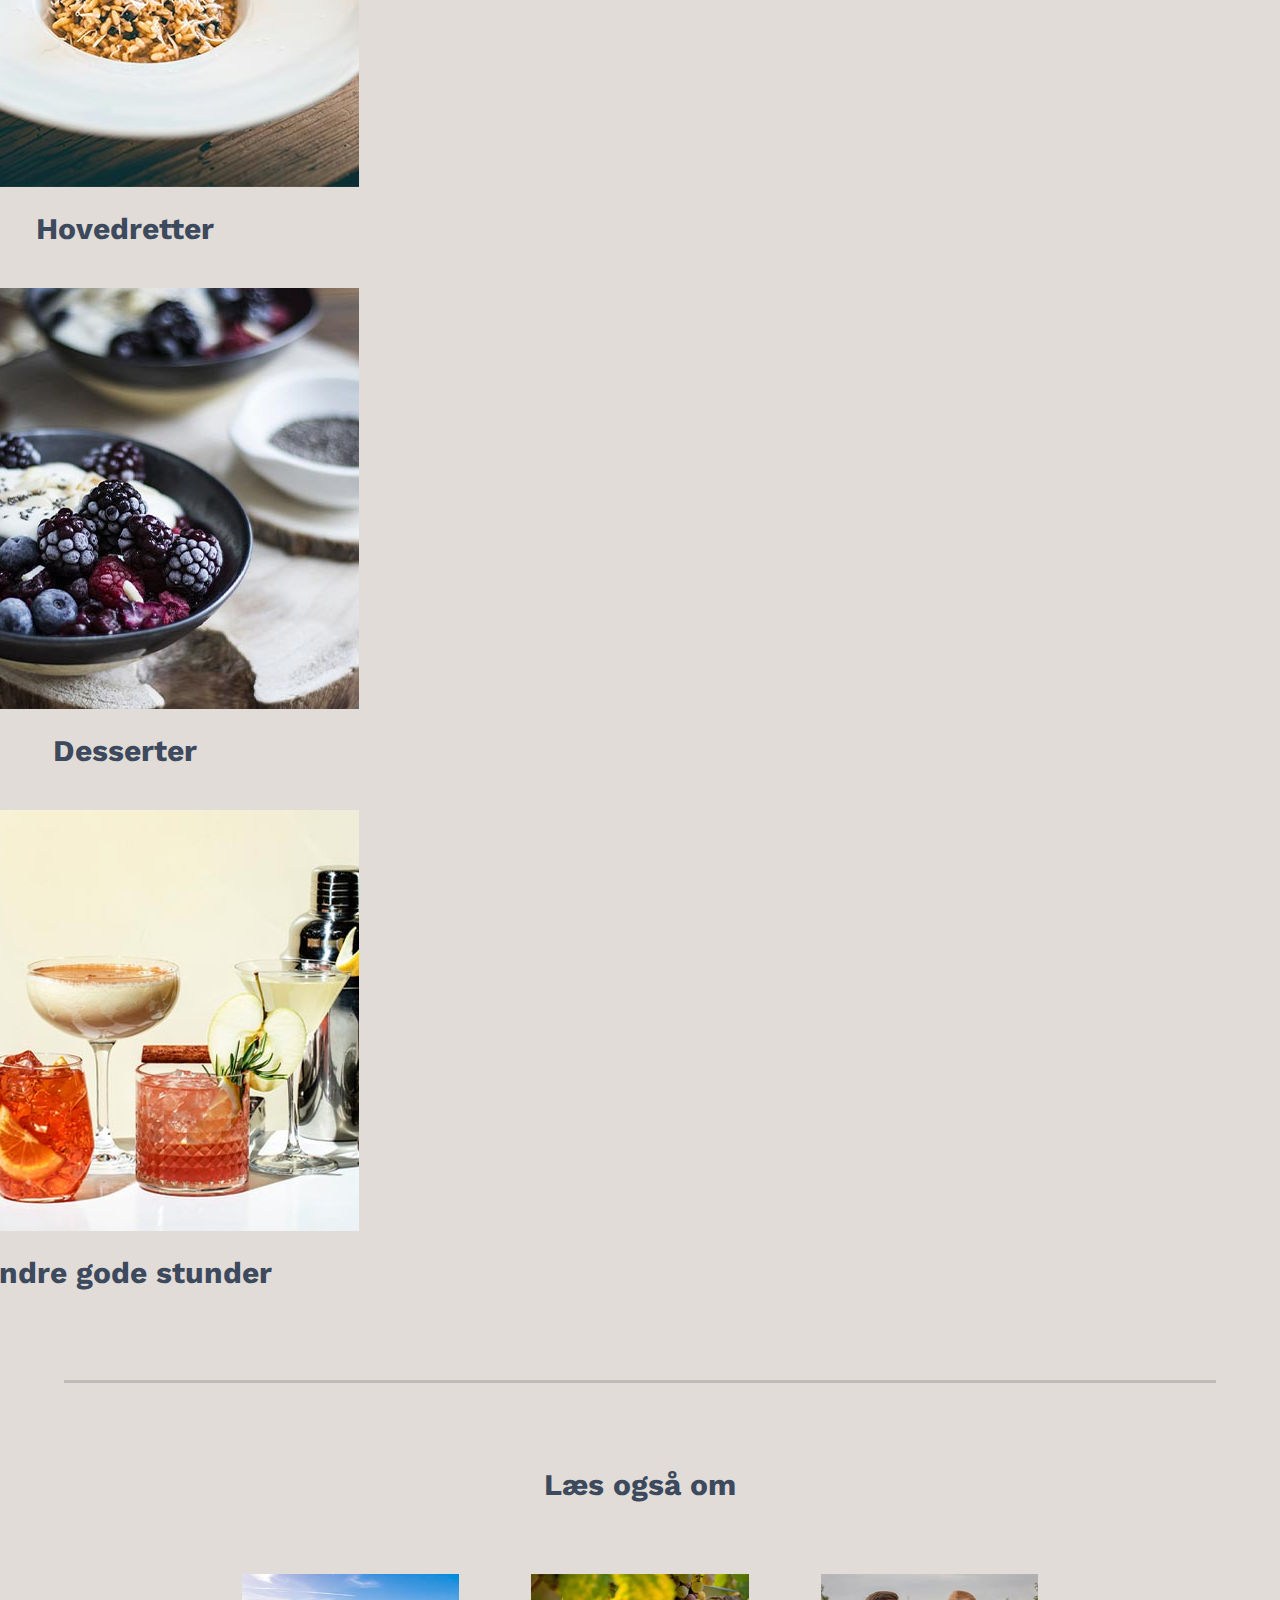
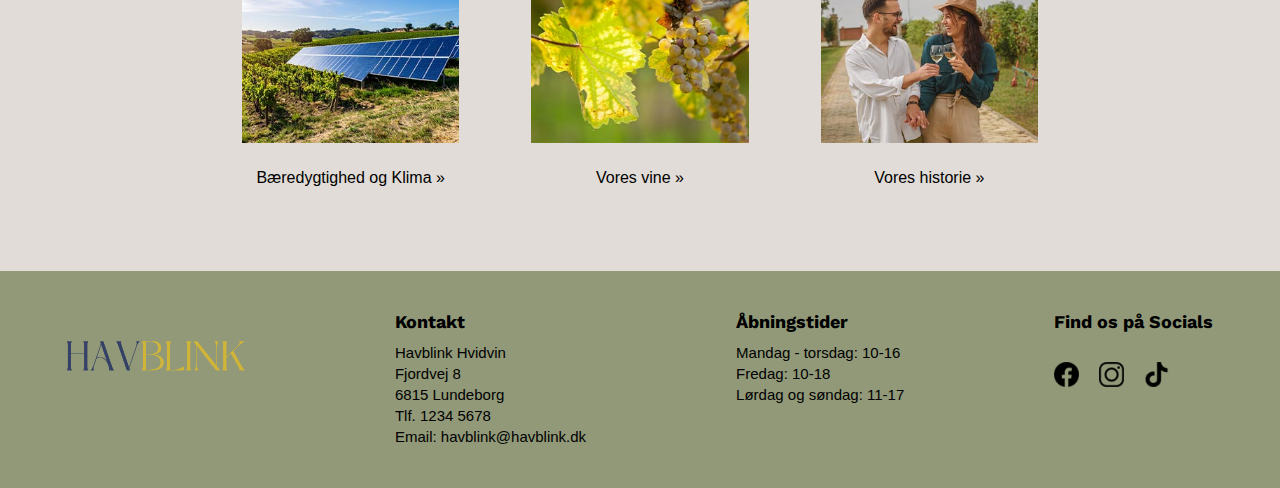
<file: vintilmad.html>
<!DOCTYPE html>
<html lang="da">
<head>
    <meta charset="UTF-8">
    <meta name="viewport" content="width=device-width, initial-scale=1.0">
    <title>Havblink Hvidvin</title>

    <link rel="preconnect" href="https://fonts.googleapis.com">
    <link rel="preconnect" href="https://fonts.gstatic.com" crossorigin>
    <link href="https://fonts.googleapis.com/css2?family=Playfair+Display:ital,wght@0,400..900;1,400..900&display=swap" rel="stylesheet">
    <link href="https://fonts.googleapis.com/css2?family=Playfair+Display:ital,wght@0,400..900;1,400..900&family=Work+Sans:ital,wght@0,100..900;1,100..900&display=swap" rel="stylesheet">
    <link href="https://fonts.googleapis.com/css2?family=Bebas+Neue&family=Playfair+Display:ital,wght@0,400..900;1,400..900&family=Work+Sans:ital,wght@0,100..900;1,100..900&display=swap" rel="stylesheet">

    <link
      rel="stylesheet"
      href="https://cdnjs.cloudflare.com/ajax/libs/font-awesome/6.0.0-beta2/css/all.min.css"
      integrity="sha512-YWzhKL2whUzgiheMoBFwW8CKV4qpHQAEuvilg9FAn5VJUDwKZZxkJNuGM4XkWuk94WCrrwslk8yWNGmY1EduTA=="
      crossorigin="anonymous"
      referrerpolicy="no-referrer"
    >

    <link rel="stylesheet" href="voreshistorie.css">
</head>

<body>

<header>
    <nav>
        <a href="index.html"><img src="images/logo_havblink.svg" alt="" class="logo"></a>

        <input type="checkbox" id="toggle-nav">
        <label for="toggle-nav">
        <i id="toggle-nav-btn-open" class="fas fa-bars"></i>
        <i id="toggle-nav-btn-close" class="fas fa-times"></i>
        </label>

        <ul id="nav-links">
            <li>
                <a href="#">Om Havblink <span class="dropdown-icon">&#9662;</span></a>
                <ul class="dropdown">
                    <li><a href="havblinkhistorie.html">Vores historie</a></li>
                    <li><a href="baeredygtighed_klima.html">Bæredygtighed og klima</a></li>
                    <li><a href="#">Os i pressen</a></li>
                </ul>
            </li>

            <li>
                <a href="#">Havblink Hvidvin <span class="dropdown-icon">&#9662;</span></a>
                <ul class="dropdown">
                    <li><a href="oversigtvine.html">Vores vine</a></li>
                    <li><a href="#">Bliv klog på vin</a></li>
                    <li><a href="#">Druen Solaris</a></li>
                </ul>
            </li>

            <li><a href="vinsmagning.html" class="active">Oplevelser</a></li>
            <li><a href="#">Mad til vin</a></li>
            <li><a href="#">Gårdbutikken</a></li>
            <li><a href="#">Anmeldelser</a></li>
            <li><a href="#">Kontakt os</a></li>
        </ul>
    </nav>
</header>

<main>

    <!-- Hero sektion -->

      <section class="welcome">
        <div class="hero">
          <img src="images/baggrund_vintilmad1.jpg" alt="herobillede af vinmark">
          <div class="overlay-image-center">
            <h5>Oplevelser</h5>
            <h2>Vin og mad i perfekt harmoni</h2>
          </div>
        </div>
      </section>

      <div class="wrapper">
        <div class="info-top">
            <p>Vi bestræber os på at inspirere - også når det kommer til mad og vin. God fornøjelse!</p>
        </div>
    </div>

    <div class="card-container">
        <div class="card">
            <a href="#"><img src="images/vintilmad1.jpg" alt="billede af forret">
            <h3>Forretter</h3></a>
        </div>

        <div class="card">
            <a href="#"><img src="images/vintilmad2.jpg" alt="billede af forret">
            <h3>Hovedretter</h3></a>
        </div>

        <div class="card">
            <a href="#"><img src="images/vintilmad3.jpg" alt="billede af forret">
            <h3>Desserter</h3></a>
        </div>

        <div class="card">
            <a href="#"><img src="images/vintilmad4.jpg" alt="billede af forret">
            <h3>Andre gode stunder</h3></a>
        </div>
    </div>

    <hr class="section-divider">

    <section class="wrapper-ny">
        <div class="info-top-ny">
            <h3>
            Læs også om
            </h3>
        </div>

        <div class="loefte">
            <div class="card-special laesom">
                <a href="baeredygtighed_klima.html"><img src="images/bæredygtighed_klima_laesom.jpg" alt="" class="løfte">
                <p>Bæredygtighed og Klima &raquo;</p></a>
            </div>

            <div class="card-special laesom">
                <a href="oversigtvine.html"><img src="images/voresvine_laesom.jpg" alt="" class="løfte">
                <p>Vores vine &raquo;</p></a>
            </div>

            <div class="card-special laesom">
                <a href="voreshistorie.html"><img src="images/voreshistorie_laesom.jpg" alt="" class="løfte">
                <p>Vores historie &raquo;</p></a>
            </div>
        </div>
      </section>

</main>

<!-- Footer -->
    <footer class="footer">
      <div class="footer-kolonner">
        <div class="footer-logo">
          <img src="images/logo_havblink.svg" alt="logo">
        </div>

        <div class="footer-kolonne">
          <h3>Kontakt</h3>
          <p>Havblink Hvidvin<br>Fjordvej 8<br>6815 Lundeborg</p>
          <p>Tlf. 1234 5678<br>Email: havblink@havblink.dk
          </p>
        </div>

        <div class="footer-kolonne">
          <h3>Åbningstider</h3>
          <p>Mandag - torsdag: 10-16<br>Fredag: 10-18<br>Lørdag og søndag: 11-17
          </p>
        </div>

        <div class="footer-kolonne">
          <h3>Find os på Socials</h3>
          <div class="social-icons">
              <img src="images/facebooklogo.png" alt="facebook">
              <img src="images/instagramlogo.png" alt="instagram">
              <img src="images/tiktoklogo.png" alt="tiktok">
            </div>
        </div>
      </div>
</footer>
    
</body>
</html>





</main>
    
</body>
</html>
</file>
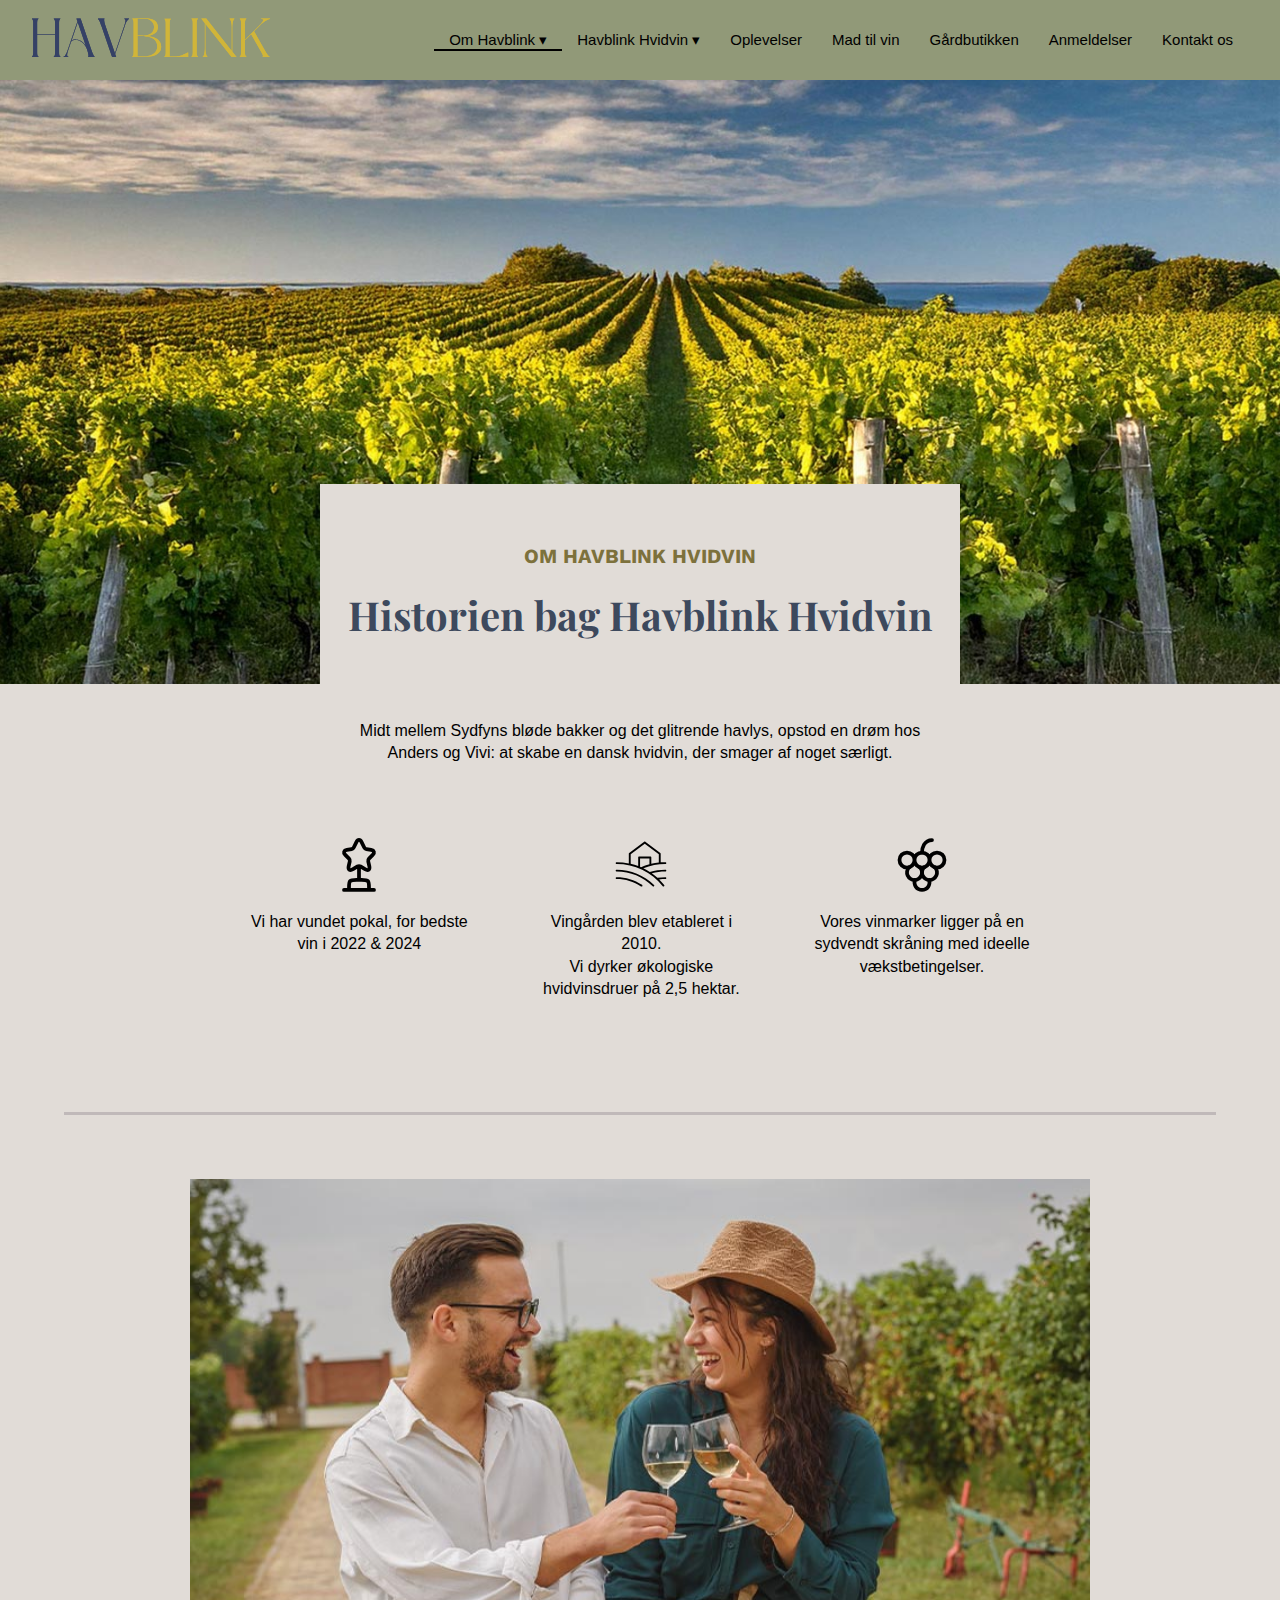
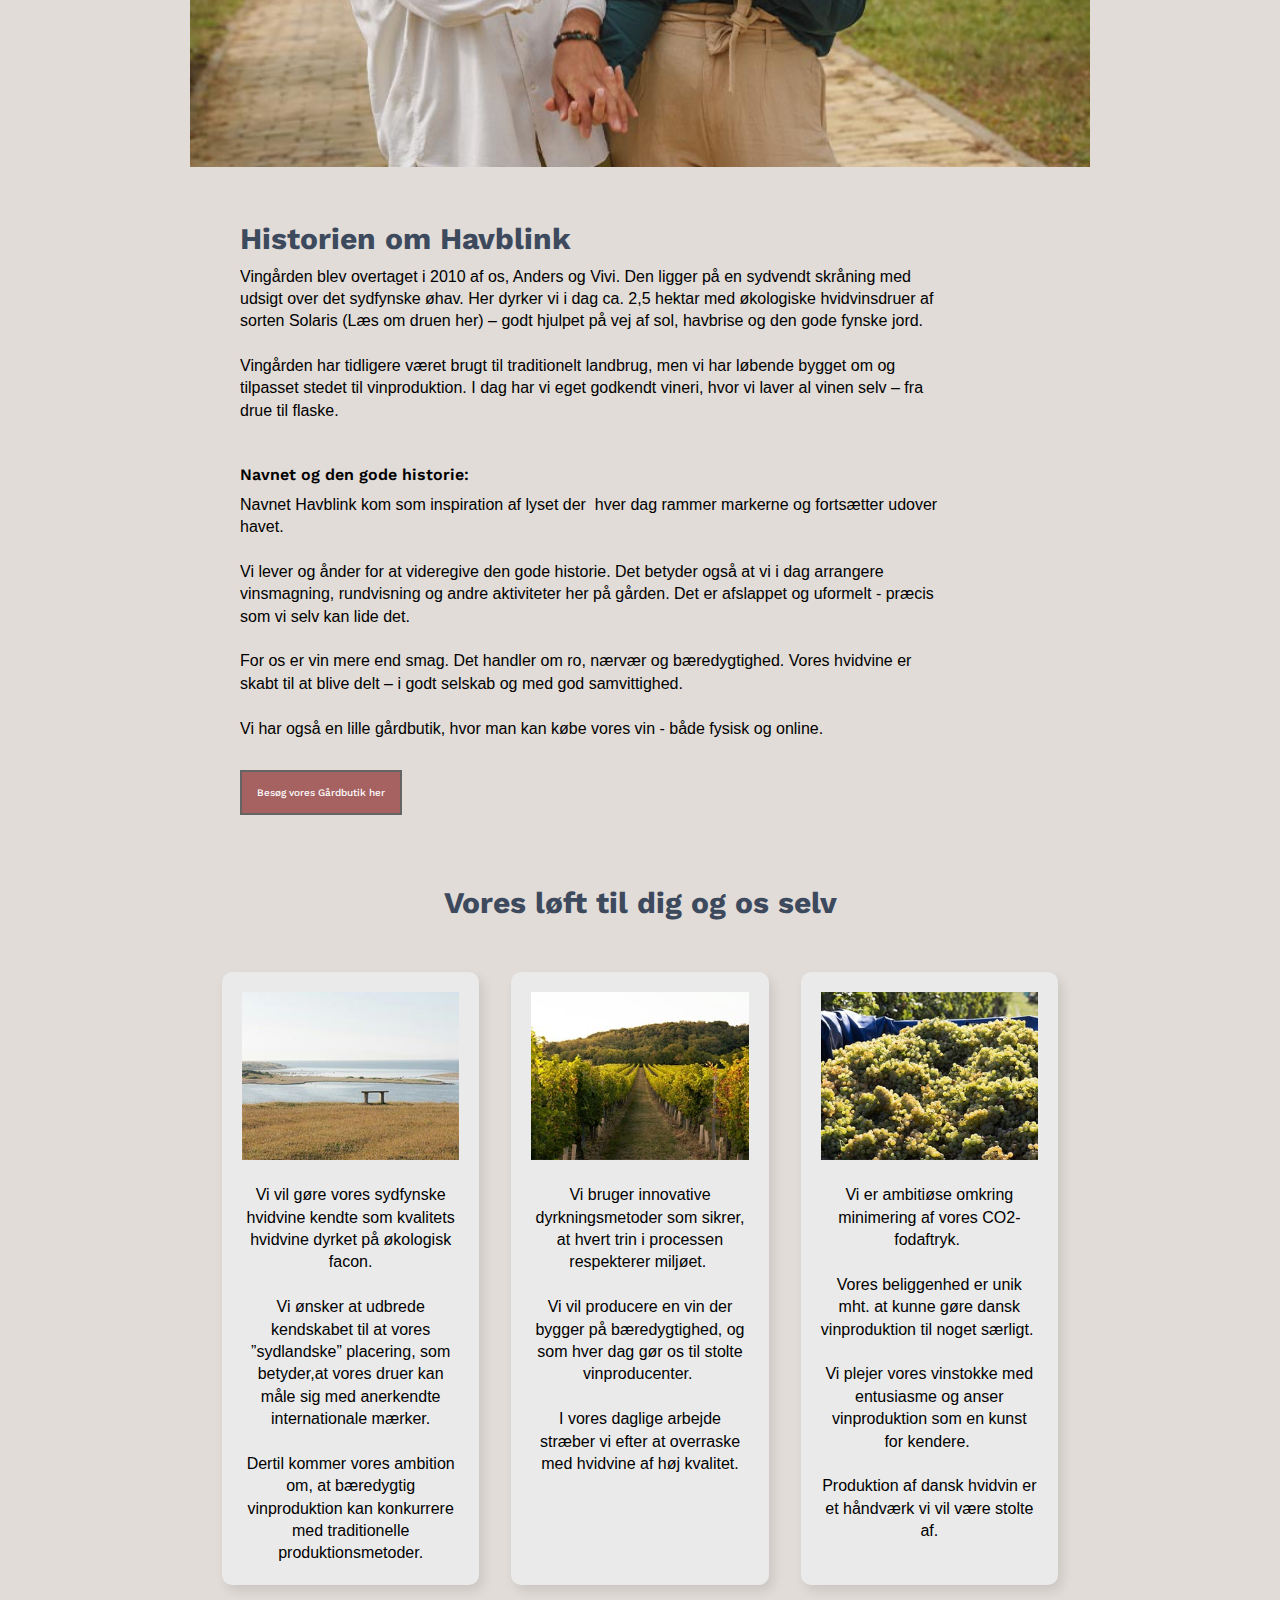
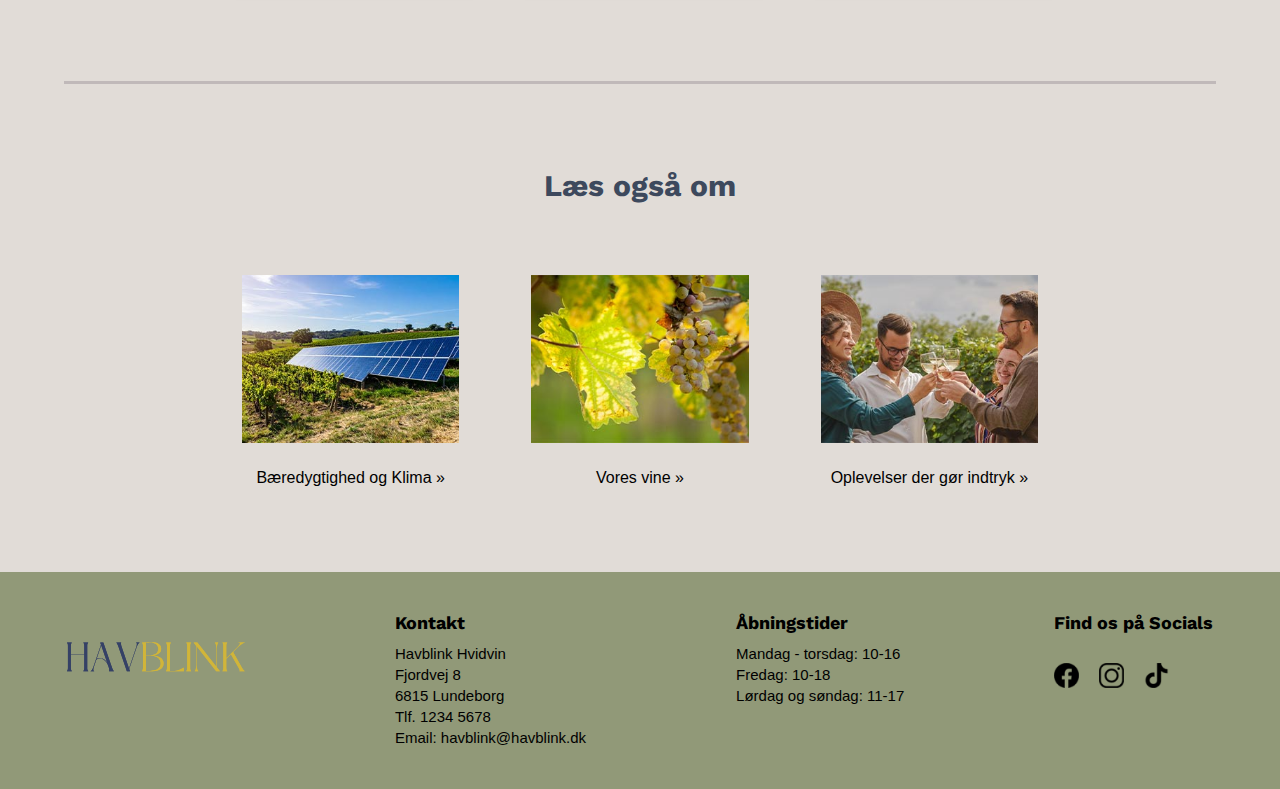
<file: voreshistorie.html>
<!DOCTYPE html>
<html lang="da">
<head>
    <meta charset="UTF-8">
    <meta name="viewport" content="width=device-width, initial-scale=1.0">
    <title>Havblink Hvidvin</title>

    <link rel="preconnect" href="https://fonts.googleapis.com">
    <link rel="preconnect" href="https://fonts.gstatic.com" crossorigin>
    <link href="https://fonts.googleapis.com/css2?family=Playfair+Display:ital,wght@0,400..900;1,400..900&display=swap" rel="stylesheet">
    <link href="https://fonts.googleapis.com/css2?family=Playfair+Display:ital,wght@0,400..900;1,400..900&family=Work+Sans:ital,wght@0,100..900;1,100..900&display=swap" rel="stylesheet">
    <link href="https://fonts.googleapis.com/css2?family=Bebas+Neue&family=Playfair+Display:ital,wght@0,400..900;1,400..900&family=Work+Sans:ital,wght@0,100..900;1,100..900&display=swap" rel="stylesheet">

    <link
      rel="stylesheet"
      href="https://cdnjs.cloudflare.com/ajax/libs/font-awesome/6.0.0-beta2/css/all.min.css"
      integrity="sha512-YWzhKL2whUzgiheMoBFwW8CKV4qpHQAEuvilg9FAn5VJUDwKZZxkJNuGM4XkWuk94WCrrwslk8yWNGmY1EduTA=="
      crossorigin="anonymous"
      referrerpolicy="no-referrer"
    >

    <link rel="stylesheet" href="voreshistorie.css">
    
</head>
<body>

<header>
    <nav>
        <a href="index.html"><img src="images/logo_havblink.svg" alt="" class="logo"></a>

        <input type="checkbox" id="toggle-nav">
        <label for="toggle-nav">
        <i id="toggle-nav-btn-open" class="fas fa-bars"></i>
        <i id="toggle-nav-btn-close" class="fas fa-times"></i>
        </label>

        <ul id="nav-links">
            <li>
                <a href="#" class="active">Om Havblink <span class="dropdown-icon">&#9662;</span></a>
                <ul class="dropdown">
                    <li><a href="voreshistorie.html">Vores historie</a></li>
                    <li><a href="baeredygtighed_klima.html">Bæredygtighed og klima</a></li>
                    <li><a href="#">Os i pressen</a></li>
                </ul>
            </li>

            <li>
                <a href="#">Havblink Hvidvin <span class="dropdown-icon">&#9662;</span></a>
                <ul class="dropdown">
                    <li><a href="oversigtvine.html">Vores vine</a></li>
                    <li><a href="#">Bliv klog på vin</a></li>
                    <li><a href="#">Druen Solaris</a></li>
                </ul>
            </li>

            <li><a href="#">Oplevelser</a></li>
            <li><a href="#">Mad til vin</a></li>
            <li><a href="#">Gårdbutikken</a></li>
            <li><a href="#">Anmeldelser</a></li>
            <li><a href="#">Kontakt os</a></li>
        </ul>
    </nav>
</header>

<main>

     <!-- Hero sektion -->

      <section class="welcome">
        <div class="hero">
          <img src="images/baggrund_omhavblink.jpg" alt="herobillede af vinmark">
          <div class="overlay-image-center">
            <h5>OM HAVBLINK HVIDVIN</h5>
            <h2>Historien bag Havblink Hvidvin</h2>
          </div>
        </div>
      </section>

      <!-- Intro til siden -->

      <section class="wrapper">
        <div class="info-top">
            <p>Midt mellem Sydfyns bløde bakker og det glitrende havlys, opstod en drøm hos Anders og Vivi: at skabe en dansk hvidvin, der smager af noget særligt.
            </p>
        </div>

        <div class="info-cards">
            <div class="card">
            <img src="images/pokal.svg" alt="" class="ikoner">
            <p>Vi har vundet pokal, for bedste vin i 2022 & 2024</p>
            </div>

            <div class="card">
            <img src="images/vingaard.svg" alt="" class="ikoner">
            <p>Vingården blev etableret i 2010.<br>Vi dyrker økologiske<br>hvidvinsdruer på 2,5 hektar.</p>
            </div>

            <div class="card">
            <img src="images/druer.svg" alt="" class="ikoner">
            <p>Vores vinmarker ligger på en<br>sydvendt skråning med ideelle<br>vækstbetingelser.</p>
            </div>
        </div>

      </section>

      <hr class="section-divider">

      <!-- Historien om Havblink -->

      <article class="vinartikel">
        <img src="images/omhavblink_2.jpg" alt="Havblink vinflaske">
        <h3>Historien om Havblink</h3>
        <p>Vingården blev overtaget i 2010 af os, Anders og Vivi. Den ligger på en sydvendt skråning med udsigt over det sydfynske øhav. Her dyrker vi i dag ca. 2,5 hektar med økologiske hvidvinsdruer af sorten Solaris (Læs om druen her) – godt hjulpet på vej af sol, havbrise og den gode fynske jord. 
            <br>Vingården har tidligere været brugt til traditionelt landbrug, men vi har løbende bygget om og tilpasset stedet til vinproduktion. I dag har vi eget godkendt vineri, hvor vi laver al vinen selv – fra drue til flaske.
        </p>    

        <h4>Navnet og den gode historie:</h4>
        <p>Navnet Havblink kom som inspiration af lyset der  hver dag rammer markerne og fortsætter udover havet. 
            <br>Vi lever og ånder for at videregive den gode historie. Det betyder også at vi i dag arrangere vinsmagning, rundvisning og andre aktiviteter her på gården. Det er afslappet og uformelt - præcis som vi selv kan lide det. 
            <br>For os er vin mere end smag. Det handler om ro, nærvær og bæredygtighed. Vores hvidvine er skabt til at blive delt – i godt selskab og med god samvittighed. 
            <br>Vi har også en lille gårdbutik, hvor man kan købe vores vin - både fysisk og online. </p>
        <a href="#" class="btn">Besøg vores Gårdbutik her</a>
        </article>

     <section class="wrapper-ny">
        <div class="info-top-ny">
            <h3>
            Vores løft til dig og os selv
            </h3>
        </div>

        <div class="loefte">
            <div class="card-special">
            <img src="images/løfte1.jpg" alt="" class="løfte">
            <p>Vi vil gøre vores sydfynske hvidvine kendte som kvalitets hvidvine dyrket på økologisk facon.
            <br>Vi ønsker at udbrede kendskabet til at vores ”sydlandske” placering, som betyder,at vores druer kan måle sig med anerkendte internationale mærker.
            <br>Dertil kommer vores ambition om, at bæredygtig vinproduktion kan konkurrere med traditionelle produktionsmetoder.</p>
            </div>

            <div class="card-special">
            <img src="images/løfte2.jpg" alt="" class="løfte">
            <p>Vi bruger innovative dyrkningsmetoder som sikrer, at hvert trin i processen respekterer miljøet. 
                <br>Vi vil producere en vin der bygger på bæredygtighed, og som hver dag gør os til stolte vinproducenter. 
                <br>I vores daglige arbejde stræber vi efter at overraske med hvidvine af høj kvalitet.</p>
            </div>

            <div class="card-special">
            <img src="images/løfte3.jpg" alt="" class="løfte">
            <p>Vi er ambitiøse omkring minimering af vores CO2-fodaftryk. 
                <br>Vores beliggenhed er unik mht. at kunne gøre dansk vinproduktion til noget særligt. 
                <br>Vi plejer vores vinstokke med entusiasme og anser vinproduktion som en kunst for kendere. 
                <br>Produktion af dansk hvidvin er et håndværk vi vil være stolte af.</p>
            </div>
        </div>
      </section>

      <hr class="section-divider">

      <section class="wrapper-ny">
        <div class="info-top-ny">
            <h3>
            Læs også om
            </h3>
        </div>

        <div class="loefte">
            <div class="card-special laesom">
            <a href="#"><img src="images/bæredygtighed_klima_laesom.jpg" alt="" class="løfte">
            <p>Bæredygtighed og Klima &raquo;</p></a>
            </div>

            <div class="card-special laesom">
            <a href="#"><img src="images/voresvine_laesom.jpg" alt="" class="løfte">
             <p>Vores vine &raquo;</p></a>
            </div>

            <div class="card-special laesom">
            <a href="#"><img src="images/oplevelser_laesom.jpg" alt="" class="løfte">
            <p>Oplevelser der gør indtryk &raquo;</p></a>    
        </div>
      </section>

</main>

<!-- Footer -->
    <footer class="footer">
      <div class="footer-kolonner">
        <div class="footer-logo">
          <img src="images/logo_havblink.svg" alt="logo">
        </div>

        <div class="footer-kolonne">
          <h3>Kontakt</h3>
          <p>Havblink Hvidvin<br>Fjordvej 8<br>6815 Lundeborg</p>
          <p>Tlf. 1234 5678<br>Email: havblink@havblink.dk
          </p>
        </div>

        <div class="footer-kolonne">
          <h3>Åbningstider</h3>
          <p>Mandag - torsdag: 10-16<br>Fredag: 10-18<br>Lørdag og søndag: 11-17
          </p>
        </div>

        <div class="footer-kolonne">
          <h3>Find os på Socials</h3>
          <div class="social-icons">
              <img src="images/facebooklogo.png" alt="facebook">
              <img src="images/instagramlogo.png" alt="instagram">
              <img src="images/tiktoklogo.png" alt="tiktok">
            </div>
        </div>
      </div>
</footer>


</body>
</html>
</file>
<file: navigation.css>
* {
    padding: 0;
    margin: 0;
    box-sizing: border-box;
}

body {
    font-family: "work sans", sans-serif;
}

nav {
    width: 100%; /*Eventuelt skifte tilbage til 1100px*/
    height: 80px;
    margin: 0 auto; /*sørger for at vores navigation centreres når den kommer forbi de 1100 px*/
    padding: 0 2em; /*Der er brugt em så den bliver relativ i forhold til den font størrelse der er sat*/
    background-color: #919978;
    display: flex;
    justify-content: space-between;
    align-items: center;
    z-index: 200;
}

.logo {
    height: 40px;
}

#nav-links {
    list-style: none;
    display: flex;
    transition: all 0.2s ease-in-out;
}

#nav-links li a {
    display: block;
    color: black;
    padding: 0.5em 1em;
    font-size: 15px;
    text-decoration: none;
}

#toggle-nav,
#toggle-nav-btn-open,
#toggle-nav-btn-close {
    display: none;
}

#toggle-nav-btn-open,
#toggle-nav-btn-close {
    font-size: 3rem;
}

/*Dropdown menu*/

#nav-links li {
    position: relative; /* nødvendig for at .dropdown positioneres korrekt */
}

.dropdown {
  position: absolute;
  top: 100%; /* Ikke +10px – nu ligger den direkte under linket */
  left: 0;
  background-color: #3D495D;
  padding: 10px 0;
  min-width: 180px;
  display: none; /* skjult som standard */
  z-index: 200;
  list-style: none;
}

ul.dropdown a {
  color: #ffffff !important;
  text-decoration: none;
}

ul.dropdown a:hover {
  font-weight: bold;
}

#nav-links li a:hover .dropdown {
  display: block;
}

/* Vis dropdown ved hover */
#nav-links li:hover .dropdown {
    display: block;
}

.dropdown li a {
    color: white;
    text-decoration: none;
}

@media screen and (max-width: 768px) {
    #nav-links {
        position: absolute;
        height: calc(100% - 80px);
        opacity: 0;
        width: 50%; /*Bredden på vores slidefunktion*/
        top: 80px;
        left: -100%;
        background-color: #919978;
    
        z-index: 100; /*Denne er sat til -1 i videoen*/
        display: block;
    }

    #toggle-nav:checked ~ #nav-links {
        opacity: 1;
        left: 0;
    }

    #toggle-nav-btn-open {
        display: inline-block;
    }

    #toggle-nav:checked ~ label #toggle-nav-btn-open {
        display: none;
    }

    #toggle-nav:checked ~ label #toggle-nav-btn-close {
        display: inline-block;
    }

    #nav-links:hover .dropdown {
    display: none;
  }

#nav-links li:hover .dropdown {
  display: none;
}

#nav-links li:focus-within .dropdown {
    display: block;
  }

.dropdown {
    position: static;
    background: #919978;
    padding: 0;
  }

#nav-links a.active {
  border-bottom: none;
  padding-bottom: 0;
}

ul.dropdown a {
  padding-left: 40px;
  color: black !important;
}

ul.dropdown a:hover {
  font-weight: normal;
}

}


@media screen and (max-width: 600px) {
    #nav-links {
        width: 100%;
    }

}

/*footer styling*/

.footer {
  background-color: #919978;
  color: #000;
  padding: 20px;
  display: flex;
  flex-direction: column;
  margin-top: 30px;
}
.footer-logo img {
  margin-top: 50px;
  height: 30px;
}

.footer-kolonner {
  display: flex;
  gap: 150px;
  justify-content: space-between;
  margin: 0 auto;
}

.footer-kolonne h3 {
  font-weight: bold;
  font-family: "Work Sans", sans-serif;
  margin-bottom: 10px;
  font-size: 18px;
  color: #000;
}

.footer-kolonne p {
    font-size: 15px;
    
}

.social-icons img {
  margin-top: 20px;
  width: auto;
  height: 30px;
}

.social-icons {
  display: flex;
  gap: 20px;
  justify-content: center;
}

@media (max-width: 768px) {

  .footer {
    margin-top: 0;
  }
    
  .footer-kolonner {
    display: flex;
    flex-direction: column;
    align-items: center;
    gap: 30px;
    margin-bottom: 20px;
  }

  .footer-kolonne {
    text-align: center;
  }

  .social-icons {
    justify-content: center;
  }

}
</file>
<file: forside.css>
*, 
*::before,
*::after {
    padding: 0;
    margin: 0;
    box-sizing: border-box;
}

body {
    font-family: "work sans", sans-serif;
    background-color: #E1DCD7;
}

span {
  color: #354166;
}

a {
  text-decoration: none;
}

ul {
  list-style: none;
}

.container {
  max-width: 1300px;
  margin-inline: auto;
  padding: 0 32px;  
}

.container1 {
  max-width: 1300px;
  margin-inline: auto;
  padding: 0 32px;  
}

.btn {
  background: #A66161;
  color: #ffffff;
  padding: 8px 32px;
  border: 2px solid #646464;
  display: inline-block;
  font-weight: 500;
  transition: all 300ms ease;
}

.btn:hover {
  background: #8B4C4C;
  color: #ffffff;
  transform: translateY(-2px);
}

h1 {
  font-size: 100px;
  line-height: 100%;
  font-weight: 800;
  letter-spacing: -1px;
  margin: 16px 0;
  background: linear-gradient(90deg, #27502d 20%, #647562 60%);
  background-clip: text;
  -webkit-background-clip: text;
  color: transparent;

  font-family: "bebas Neue", sans-serif;
}

p {
  font-size: 16px;
  line-height: 160%;

  font-family: "Work Sans", sans-serif;
}

@media screen and (max-width: 768px) {
  .btn:hover {
    background: #A66161;
    color: #ffffff;
    transform: none;
}
}

/* Hero section */

section.hero {
  display: flex;
  align-items: center;
  min-height: 600px;
  position: relative;
}

.buttons {
  display: flex;
  gap: 24px;
  margin-top: 32px;
}

section.hero .left {
  width: 50%;
}

section.hero .right {
  width: 50%;
  display: flex;
  justify-content: center;
  align-items: center;
}

section.hero .right img {
  height: 600px;
  object-fit: cover;
}

section.hero .bg-color {
  position: absolute;
  width: 400px;
  height: 400px;
  background: #27502d;
  right: 0;
  top: 120px;
  z-index: -1;
  border-radius: 50%;
  filter: blur(115px);
}

/* Regler gældende for mobilversion */

.image-section_mobil {
  display: none;
  position: relative;
  z-index: 0;
}

/* Responsive regler for hero section */

@media screen and (max-width: 768px) {

.image-section_mobil {
  display: block;
  height: 100vh;
  z-index: 0;
}

  .image-section_mobil img {
    width: 100%;
    height: 100%;
    object-fit: cover; /* Billedet fylder hele sektionen og beskæres pænt */
    display: block;
  }

.container {
    display: none;
  }

  .overlay-text1 {
    position: absolute;
    top: 50%;
    left: 50%;
    transform: translate(-50%, -50%);
    color: white;
    text-align: center;
    padding: 1rem;
    z-index: 1;
    width: 100%;
  }

   .overlay-text1 img {
    display: block;
    margin: 1rem auto; /* centrering horisontalt */
    max-width: 80%; /* eller en fast bredde fx 250px */
    height: auto;
    z-index: 2;
  }

.buttons_ny {
    display: flex;
    justify-content: center;
  }

  .overlay-text1 h1 {
    font-size: 50px;
    margin-top: 50px;
    color: rgb(202, 223, 182);
    text-shadow: 2px 2px 4px rgba(0, 0, 0, 0.5);
  }

  #nav-links {
    z-index: 10;
  }
}

/*section 2*/

.hero1 {
  position: relative;
  overflow: hidden;
}

.hero1 img {
  width: 100%;
  display: block;
}

.right1 {
  position: absolute;
  top: 40px;
  right: 20px;
  color: white;
  max-width: 60%;
  padding: 20px;
  border-radius: 8px;
  width: 100%;
}

.right1 h1 {
  font-size: 80px;
}

.right1 .sub-heading1 {
  max-width: 500px;
  background-color: #647562;
  background-color: rgba(0, 0, 0, 0.6); /* Sort med 60% gennemsigtighed */
  padding: 20px;
}

.button {
  background-color: #c86f77; /* Rosa knap */
  color: white;
  padding: 10px 20px;
  text-decoration: none;
  font-weight: bold;
  width: fit-content;
}

.image-section_mobil2 {
  display: none;
  
}

@media screen and (max-width: 768px) {
.image-section_mobil2 {
  display: block;
  position: relative;
}

 .image-section_mobil2 img {
    width: 100%;
    height: 100%;
    object-fit: cover; /* Billedet fylder hele sektionen og beskæres pænt */
    display: block;
  }

  .container1 {
    display: none;
  }

  .overlay-text2 {
    position: absolute;
    top: 40%;
    left: 50%;
    transform: translate(-50%, -50%);
    color: white;
    text-align: center;
    padding: 1rem;
    z-index: 1;
    width: 100%;
  }

.buttons_ny {
    display: flex;
    justify-content: center;
  }

  .overlay-text2 h1 {
    font-size: 50px;
    margin-top: 50px;
    color: rgb(176, 187, 166);
    text-shadow: 2px 2px 4px rgba(0, 0, 0, 0.5);
  }
}


.right2 {
  position: absolute;
  top: 40px;
  left: 20px;
  color: rgb(255, 255, 255);
  max-width: 60%;
  padding: 20px;
  padding-left: 50px;
  border-radius: 8px;
  width: 100%;
}

.right2 h1 {
  font-size: 80px;
  background: linear-gradient(90deg, #27502d 20%, #232f21 50%);
  background-clip: text;
  -webkit-background-clip: text;
  color: transparent;
}

.right2 p {
  max-width: 500px;
}

.right2 .sub-heading1 {
  max-width: 500px;
  background-color: #647562;
  background-color: rgba(0, 0, 0, 0.3); /* Sort med 60% gennemsigtighed */
  padding: 20px;
}
</file>
<file: voreshistorie.css>
* {

    padding: 0;
    margin: 0;
    box-sizing: border-box;
}

/*Grundlæggende styling*/

body {
    font-family: "work sans";
    overflow-x: hidden;
    background-color: #E1DCD7;

}

h2 {
  font-family: "playfair display", sans-serif;
  font-size: 40px;
  color: #3D495D;
  margin-bottom: 20px;
  margin-top: 20px;
}

h3 {
   font-family: "work sans";
   font-size: 30px;
   color: #3D495D;
   margin-bottom: 10px;
   margin-top: 20px;
}

h4 {
    margin-top: 20px;
}

p {
  font-family: "worksans", sans-serif;
  font-size: 16px;
  white-space: pre-wrap;

  line-height: 1.4;
}

a {
  text-decoration: none;
  color: black;
}


.section-divider {
  border: none;
  border-top: 3px solid #c0b9b9;
  margin: 4rem auto;
  width: 90%;
}

.btn {
  background: #a66161;
  color: #ffffff;
  padding: 8px 32px;
  border: 2px solid #646464;
  display: inline-block;
  font-weight: 500;
  transition: all 300ms ease;
  font-size: 10px;
  margin-top: 30px;
  margin-left: 50px;
  margin-bottom: 50px;
}

.btn:hover {
  background: #8B4C4C;
  color: #ffffff;
  transform: translateY(-2px);
}

/*Generel @media*/


@media screen and (max-width: 768px){

.btn:hover {
    background: #a66161;
    color: #ffffff;
    transform: none;
  }

h3 {
  font-size: 20px;  
}

p {
   font-size: 15px; 
}

h4 {
    font-size: 16px;
}
}


body {
  background-color: #E1DCD7;
  font-family: 'Inter', sans-serif;
}

.logo__img {
  height: 30px;
  display: block;
}

#nav-links a.active {
  border-bottom: 2px solid black;
  padding-bottom: 0;
}

/*Navigation */

nav {
    width: 100%; /*Eventuelt skifte tilbage til 1100px*/
    height: 80px;
    margin: 0 auto; /*sørger for at vores navigation centreres når den kommer forbi de 1100 px*/
    padding: 0 2em; /*Der er brugt em så den bliver relativ i forhold til den font størrelse der er sat*/
    background-color: #919978;
    display: flex;
    justify-content: space-between;
    align-items: center;
    z-index: 200;
}

.logo {
    height: 40px;
}

#nav-links {
    list-style: none;
    display: flex;
    transition: all 0.2s ease-in-out;
}

#nav-links li a {
    display: block;
    color: black;
    padding: 0.5em 1em;
    font-size: 15px;
    text-decoration: none;
}

#toggle-nav,
#toggle-nav-btn-open,
#toggle-nav-btn-close {
    display: none;
}

#toggle-nav-btn-open,
#toggle-nav-btn-close {
    font-size: 3rem;
}

/*Dropdown menu*/

#nav-links li {
    position: relative; /* nødvendig for at .dropdown positioneres korrekt */
}

.dropdown {
  position: absolute;
  top: 100%; /* Ikke +10px – nu ligger den direkte under linket */
  left: 0;
  background-color: #3D495D;
  padding: 10px 0;
  min-width: 180px;
  display: none; /* skjult som standard */
  z-index: 200;
  list-style: none;
}

ul.dropdown a {
  color: #ffffff !important;
  text-decoration: none;
}

ul.dropdown a:hover {
  font-weight: bold;
}

#nav-links li a:hover .dropdown {
  display: block;
}

/* Vis dropdown ved hover */

#nav-links li:hover .dropdown {
    display: block;
}

.dropdown li a {
    color: white;
    text-decoration: none;
}

@media screen and (max-width: 768px) {
    #nav-links {
        position: absolute;
        height: calc(100% - 80px);
        opacity: 0;
        width: 50%; /*Bredden på vores slidefunktion*/
        top: 80px;
        left: -100%;
        background-color: #919978;
    
        z-index: 100; /*Denne er sat til -1 i videoen*/
        display: block;
    }

    #toggle-nav:checked ~ #nav-links {
        opacity: 1;
        left: 0;
    }

    #toggle-nav-btn-open {
        display: inline-block;
    }

    #toggle-nav:checked ~ label #toggle-nav-btn-open {
        display: none;
    }

    #toggle-nav:checked ~ label #toggle-nav-btn-close {
        display: inline-block;
    }

    #nav-links:hover .dropdown {
    display: none;
  }

#nav-links li:hover .dropdown {
  display: none;
}

#nav-links li:focus-within .dropdown {
    display: block;
  }

.dropdown {
    position: static;
    background: #919978;
    padding: 0;
  }

#nav-links a.active {
  border-bottom: none;
  padding-bottom: 0;
}

ul.dropdown a {
  padding-left: 40px;
  color: black !important;
}

ul.dropdown a:hover {
  font-weight: normal;
}

}


@media screen and (max-width: 600px) {
    #nav-links {
        width: 100%;
    }

}

/*Velkommen på siden - Hero section */

.welcome {
    position: relative;
    display: inline-block;
    width: 100%;
}

.hero img {
  width: 100%;
  height: auto;
  display: block;
}

.overlay-image-center {
  position: absolute;
  bottom: 0; /* lægger sig i bunden */
  left: 50%;
  transform: translateX(-50%); /* ryk tilbage med halvdelen for centreret effekt */
  background: #E1DCD7;
  text-align: center;
  display: flex;
  flex-direction: column;
  height: 200px;
  width: 50%;
}

.overlay-image-center h5 {
    font-size: 20px;
    color: #7D713C;
    margin-top: 60px;
    font-family: "work sans";
}

@media (max-width: 768px) {
  .overlay-image-center {
    display: flex; /* Gør det til en flex container igen */
    justify-content: center; /* Centrer vandret */
    align-items: center;     /* Centrer lodret */
    flex-direction: row;     /* Sørg for tekst ikke står i kolonne */
    position: absolute;
    top: 0;
    left: 0;
    width: 100%;
    height: 100%; /* Fyld hele hero-billedets højde */
    transform: none; /* Fjern tidligere transform */
    background: none;
    padding: 0 1rem;
    z-index: 99;
  }

  .overlay-image-center h5 {
    display: none;
  }

  .overlay-image-center h2 {
    color: #ffffff;
    font-size: 28px;
    white-space: nowrap; /* valgfrit */
    z-index: 100;
  }
}

/* Her starter intro til siden med ikoner */

.wrapper {
  display: flex;
  flex-direction: column;
  align-items: center;
  text-align: center;
  padding: 2rem;
}

.info-top {
  max-width: 600px;
  margin-bottom: 2rem;
}

.info-cards {
  display: flex;
  flex-wrap: wrap;
  justify-content: center;
  gap: 2rem;
}

.card {
  display: flex;
  flex-direction: column;
  align-items: center;
  max-width: 250px;
  padding: 1rem;
  border-radius: 8px;
  text-align: center;
}

.card img.ikoner {
  width: 60px;
  height: auto;
  margin-bottom: 1rem;
}

@media screen and (max-width: 768px) {
    .info-top {
        padding: 1rem;
    }
}

/* Sektion med billede og artikel */

.vinartikel {
  max-width: 900px;
  margin: 0 auto;

}

.vinartikel p, .vinartikel h3, .vinartikel h4{
    max-width: 700px;
    margin-left: 50px;
    margin-right: 50px;
}

.vinartikel h4 {
    margin-bottom: 10px;
    font-family: "work sans";
    font-weight: 600;
}

.vinartikel a {
   display: inline-block;
   margin-top: 30px; 
   margin-left: 50px; 
   margin-bottom: 50px;
   color: #ffffff;
   padding: 15px;
   font-family: "work sans";
}

.vinartikel img {
  width: 100%;
  height: auto;
  margin-bottom: 30px;
}

.vinartikel ul li {
  margin-left: 50px;
  line-height: 1.5;
  font-family: "work sans";
  font-size: 16px;
}


/* Løfte - Vision, mission og værdier */

.wrapper-ny {
    max-width: 900px;
    margin: 0 auto;
}

.info-top-ny {
    text-align: center;
    padding: 20px;
}

.løfte {
    width: 100%;
    margin-bottom: 20px;
}

.loefte {
  display: grid;
  grid-template-columns: repeat(auto-fit, minmax(200px, 1fr));
  gap: 2rem;
  padding: 2rem;
  text-align: center;
}

.card-special {
    padding: 20px;
    border-radius: 10px;
    box-shadow: 4px 6px 12px rgba(0, 0, 0, 0.1);
    background: #EAEAEA;
}

/* Økologi sektion - fra Bæredygtighed og klima*/

.oekologi {
  position: relative;
  background-image: url("images/oekologi.png"); /* din store Ø-mærke-baggrund */
  background-repeat: no-repeat;
  background-position: right center;
  background-size: contain;
}

@media (max-width: 768px) {
  .oekologi {
    background-image: none;
  }
}

/* Læs mere om */

.card-special a img,
.card-special a p {
  transition: transform 0.3s ease;
}

.card-special a:hover img,
.card-special a:hover p {
  transform: scale(1.05);
}

.info-top-ny h3 {
  margin: 0;
}

.card-special.laesom {
    background: none;
    box-shadow: none;
}



@media (max-width: 768px) {
  .loefte {
    grid-template-columns: 1fr;         /* én kolonne */
    justify-items: center;              /* centrér indholdet i kolonnen */
  }

.laesom:hover img, .laesom:hover p {
  transform: none;
}
}

/* 50/50 - oversigt vine */

.fittyfitty2 {
  max-width: 80%;               /* Begrænser bredden til 80% af skærmen */
  display: flex;                /* Bruger flexbox til layout */
  margin: 0 auto;               /* Centrerer containeren vandret */
  flex-direction: row;          /* Elementer placeres vandret */
  align-items: center;          /* Vertikal centrering af børn */
  flex-wrap: wrap;              /* Tillader linjeskift, hvis der ikke er plads */
  margin-top: 100px;             /* Giver luft over sektionen */
  margin-bottom: 150px;
}

/* Styler <div> med billedet inde i .fittyfitty2 */
.fittyfitty2 div {
  height: auto;                 /* Automatisk højde efter indhold */
  width: 50%;                   /* Fylder halvdelen af bredden */
  text-align: center;           /* Centrerer indholdet horisontalt */
}

/* Styler <section> med teksten inde i .fittyfitty2 */
.fittyfitty2 section {
  width: 50%;                   /* Fylder halvdelen af bredden */
  display: flex;                /* Flex layout inde i sektionen */
  flex-direction: column;       /* Indhold stables vertikalt */
  padding-right: 30px;          /* Luft til højre */
}


/* Giver afstand før og efter prisen */
.pris {
  margin-top: 20px;
  margin-bottom: 20px;
}

/* Styling af "Læs mere"-linket */
.fittyfitty2 a {
  background-color: #A66161;    /* Baggrundsfarve */
  display: inline-block;        /* Gør linket til en blok med højde/bredde */
  align-self: flex-start;       /* Justér placering i venstre side af flexcontainer */
  padding: 10px;                /* Indvendig afstand */
  font-family: "work sans";     /* Skrifttype */
  color: white;                 /* Tekstfarve */
}

/* Styling af beskrivelsen med kursiv */
.kursiv {
  margin-bottom: 10px;          /* Luft under beskrivelsen */
  font-style: italic;           /* Kursiv tekst */
}


/* Wrapper til bedømmelse og stjerner */
.rating {
  display: flex;                /* Flex layout for at placere tal og stjerner side om side */
  align-items: center;          /* Vertikal centrering */
  gap: 5px;                     /* Luft mellem tal og stjerner */
  margin-bottom: 20px;          /* Luft under rating-sektionen */
}

/* Styling af bedømmelsestal (fx 4,3) */
.rating p {
  font-size: 30px;              /* Stor skriftstørrelse */
  font-weight: bold;           /* Fed tekst */
}

div.stars {
  padding: 0;               /* Fjern unødvendig padding */
  width: max-content;       /* Gør elementet så bredt som dets indhold */
  display: inline-block;    /* Sørger for, at det opfører sig korrekt */
}

.btn_vin{
  background: #a66161;
  color: #ffffff;
  padding: 8px 32px;
  border: 2px solid #646464;
  display: inline-block;
  font-weight: 500;
  transition: all 300ms ease;
  font-size: 10px;
  margin-top: 30px;
  margin-bottom: 50px;
}


/* --------- RESPONSIVE DESIGN --------- */
/* For skærme op til 768px bredde (mobiler/tablets): */
@media screen and (max-width: 768px) {

  .fittyfitty2 {
    max-width: 100%;            /* Udnyt hele bredden */
    flex-direction: column;     /* Stabl elementer vertikalt i stedet for side om side */
    margin: 0px;
    margin-bottom: 30px;
  }

  .fittyfitty2 div,
  .fittyfitty2 section {
    width: 100%;                /* Fyld hele bredden på små skærme */
    margin: 0px;                /* Fjerner margin for at undgå scroll */
    text-align: center;         /* Centrerer tekst og billeder */
    padding-right: 0;
    padding: 20px;
  }

  .fittyfitty2 div img {
    width: 30%;                 /* Gør billedet mindre på små skærme */
  }

  .fittyfitty2 a {
    display: block;             /* Gør linket til blok-element */
    margin: 0 auto;             /* Centrerer linket horisontalt */
  }

  div.stars {
    padding: 0; /*Fjerner den indvendige afstand (padding)*/
    width: max-content; /*Sørger for, at bredden automatisk passer til det indhold*/
    display: inline-block; /*ændres fra block element så den hodler sin egen bredde/højde*/
  }

  .rating {
    justify-content: center; /*Centrere child elements vandret*/
  }
}

/*footer styling*/

.footer {
  background-color: #919978;
  color: #000;
  padding: 20px;
  display: flex;
  flex-direction: column;
  margin-top: 30px;
}

.footer-logo img {
  margin-top: 50px;
  height: 30px;
}

.footer-kolonner {
  display: flex;
  gap: 150px;
  justify-content: space-between;
  margin: 0 auto;
}

.footer-kolonne h3 {
  font-weight: bold;
  font-family: "Work Sans", sans-serif;
  margin-bottom: 10px;
  font-size: 18px;
  color: #000;
}

.footer-kolonne p {
    font-size: 15px;
    
}

.social-icons img {
  display: flex;
  gap: 20px;
  justify-content: center;
  margin-top: 20px;
  height: 25px;
}

.social-icons {
  display: flex;
  gap: 20px;
}

@media (max-width: 768px) {
    
  .footer-kolonner {
    display: flex;
    flex-direction: column;
    align-items: center;
    gap: 30px;
    margin-bottom: 20px;
  }

  .footer-kolonne {
    text-align: center;
  }

  .social-icons {
    justify-content: center;
  }
}
</file>
